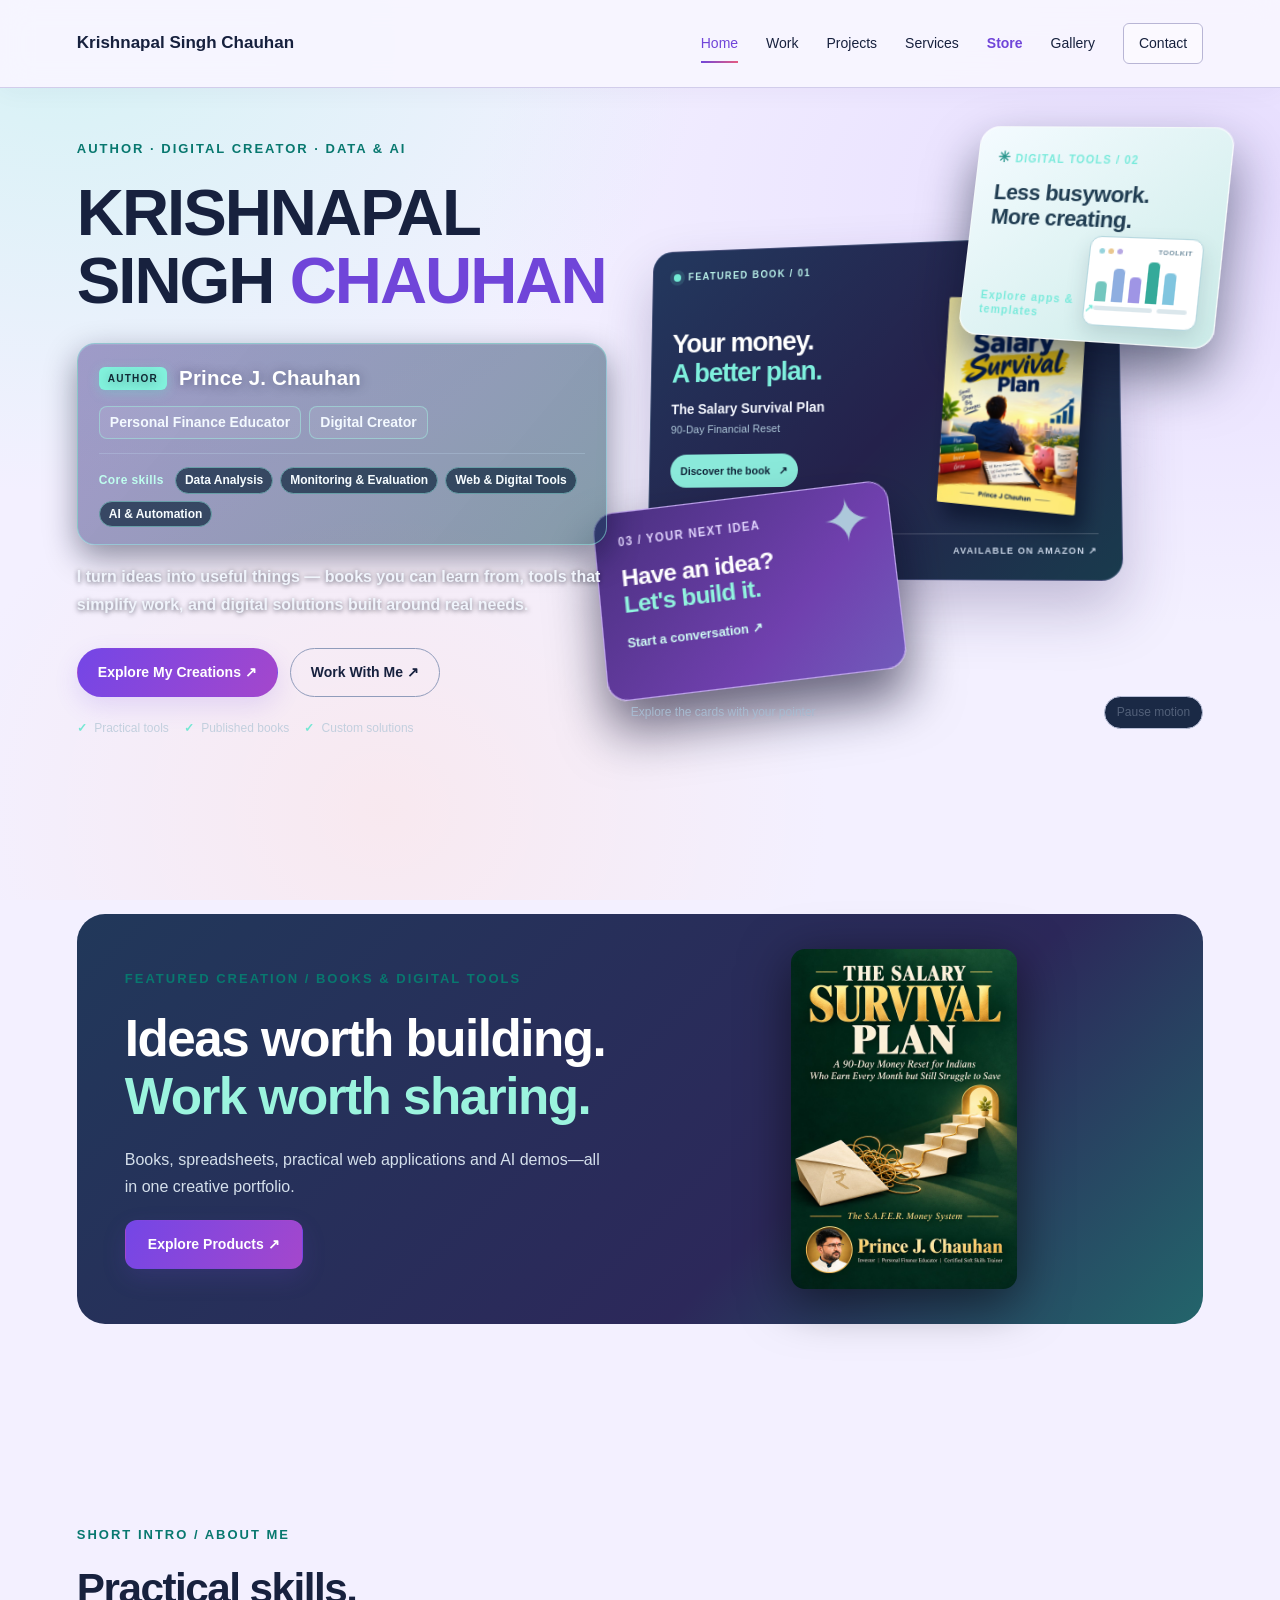
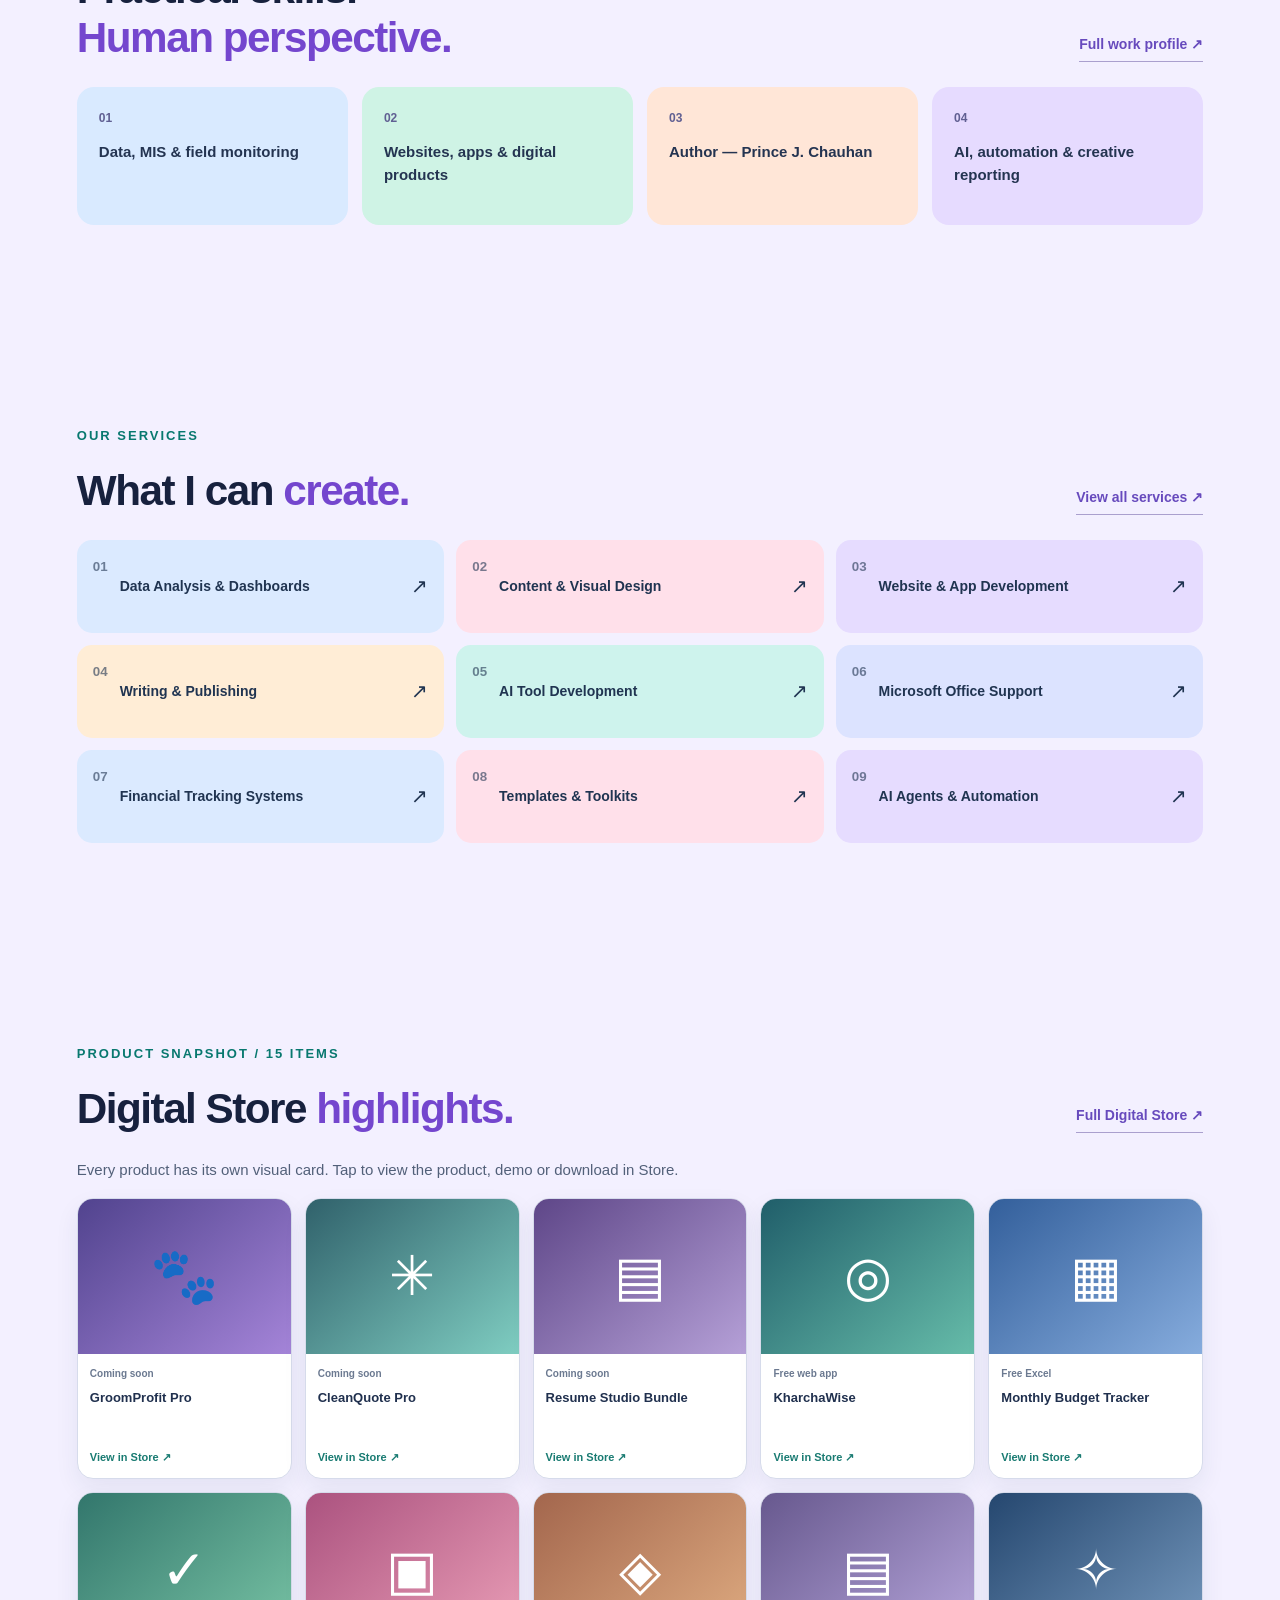
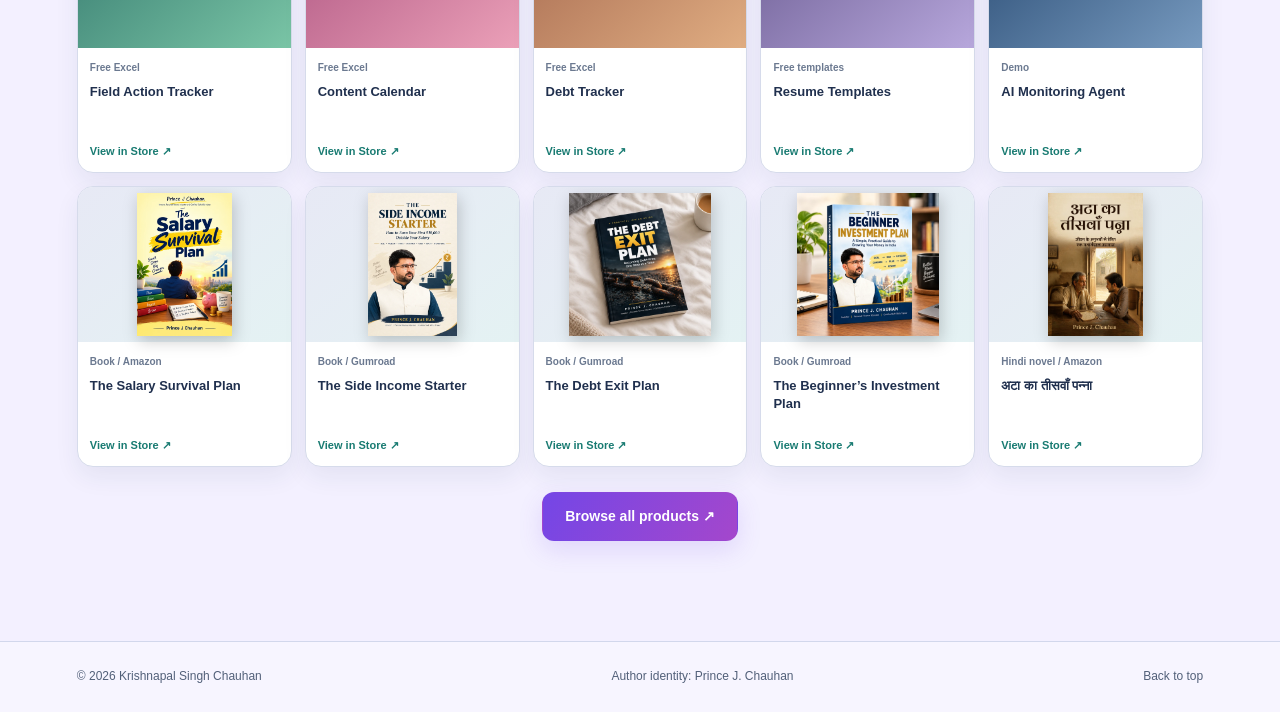
<file: index.html>
<!doctype html>
<html lang="en"><head><meta charset="utf-8"><meta name="viewport" content="width=device-width,initial-scale=1"><title>Krishnapal Chauhan | Impact, Data & Books</title><meta name="description" content="Explore the work, M&E projects and personal finance books of Krishnapal Singh Chauhan, writing as Prince J. Chauhan."><link rel="icon" href="data:image/svg+xml,%3Csvg xmlns='http://www.w3.org/2000/svg' viewBox='0 0 64 64'%3E%3Crect width='64' height='64' rx='14' fill='%23071020'/%3E%3Cpath d='M16 44V32h8v12zm12 0V23h8v21zm12 0V14h8v30z' fill='%235ce6c9'/%3E%3C/svg%3E"><link rel="stylesheet" href="style.css?v=20261013-herotext-v5"></head>
<body><a class="skip" href="#main">Skip to content</a><header><a class="brand full-name-brand" href="#home">Krishnapal Singh Chauhan</a><nav aria-label="Main"><a href="#home">Home</a><a href="#work">Work</a><a href="#projects">Projects</a><a href="services.html">Services</a><a class="store-nav" href="#store">Store</a><a href="#gallery">Gallery</a><a class="nav-contact" href="#contact">Contact</a></nav></header>
<main id="main">
<section id="home" class="hero hero-v4" data-view="home">
  <div class="hero-copy">
    <p class="eyebrow">AUTHOR · DIGITAL CREATOR · DATA & AI</p>
    <h1 class="name-heading">Krishnapal<br>Singh <em>Chauhan</em></h1>
    <div class="hero-identity-highlight" aria-label="Author and professional identity">
      <p class="hero-highlight-main"><span class="hero-highlight-label">AUTHOR</span> <strong>Prince J. Chauhan</strong></p>
      <p class="hero-highlight-roles"><span>Personal Finance Educator</span><span>Digital Creator</span></p>
      <p class="hero-highlight-skills"><strong>Core skills</strong> <span>Data Analysis</span><span>Monitoring &amp; Evaluation</span><span>Web &amp; Digital Tools</span><span>AI &amp; Automation</span></p>
    </div>
    <p class="hero-short-bio hero-bio-readable">I turn ideas into useful things — books you can learn from, tools that simplify work, and digital solutions built around real needs.</p>
    <div class="actions">
      <a class="button primary" href="#store">Explore My Creations ↗</a>
      <a class="button" href="services.html">Work With Me ↗</a>
    </div>
    <div class="hero-v4-promise" aria-label="What you will find">
      <span><i aria-hidden="true">✓</i> Practical tools</span>
      <span><i aria-hidden="true">✓</i> Published books</span>
      <span><i aria-hidden="true">✓</i> Custom solutions</span>
    </div>
  </div>
  <div class="hero-scene hero-scene-v4" aria-label="Three interactive highlights: book, digital tools and project ideas">
    <div class="scene-grid" aria-hidden="true"></div>
    <div class="scene" id="scene">
      <a class="plane plane-main hero-feature-book" href="#store-salary" aria-label="Explore The Salary Survival Plan book in Digital Store">
        <span class="hero-card-eyebrow"><span class="hero-card-dot" aria-hidden="true"></span> FEATURED BOOK / 01</span>
        <div class="hero-feature-book-content">
          <div class="hero-feature-book-copy">
            <h2>Your money.<br><em>A better plan.</em></h2>
            <p>The Salary Survival Plan</p>
            <span class="hero-feature-subtitle">90-Day Financial Reset</span>
            <span class="hero-card-cta">Discover the book <span aria-hidden="true">↗</span></span>
          </div>
          <div class="hero-feature-book-cover">
            <img src="assets/salary.webp" alt="The Salary Survival Plan book cover" width="190" height="274">
          </div>
        </div>
        <div class="hero-feature-footer"><span>BY PRINCE J. CHAUHAN</span><span>AVAILABLE ON AMAZON ↗</span></div>
      </a>
      <a class="plane plane-note hero-tools-3d" href="#store" aria-label="Explore digital tools and apps in Store">
        <span class="hero-tools-top"><span aria-hidden="true">✳</span> DIGITAL TOOLS / 02</span>
        <strong>Less busywork.<br>More creating.</strong>
        <div class="hero-tools-dashboard" aria-hidden="true">
          <span class="tools-mini-top"><i></i><i></i><i></i><b>TOOLKIT</b></span>
          <span class="tools-mini-bars"><i></i><i></i><i></i><i></i><i></i></span>
          <span class="tools-mini-line"><i></i><i></i></span>
        </div>
        <span class="hero-tools-bottom">Explore apps & templates <span aria-hidden="true">↗</span></span>
      </a>
      <a class="plane plane-book hero-idea-3d" href="#contact" aria-label="Have a project idea? Get in touch">
        <span class="hero-idea-icon" aria-hidden="true">✦</span>
        <small>03 / YOUR NEXT IDEA</small>
        <strong>Have an idea?<br><em>Let's build it.</em></strong>
        <span class="hero-idea-footer">Start a conversation <span aria-hidden="true">↗</span></span>
      </a>
    </div>
    <div class="scene-controls">
      <span>Explore the cards with your pointer</span>
      <button id="motion" type="button" aria-pressed="false">Pause motion</button>
    </div>
  </div>
</section>


<section class="section hs-feature" data-view="home"><div class="hs-feature-area"><div><p class="eyebrow">FEATURED CREATION / BOOKS & DIGITAL TOOLS</p><h2>Ideas worth building.<br><em>Work worth sharing.</em></h2><p>Books, spreadsheets, practical web applications and AI demos—all in one creative portfolio.</p><a class="button primary" href="#store">Explore Products ↗</a></div><a class="hs-large-cover" href="#store-salary"><img src="assets/salary-book-cover.jpg" onerror="this.onerror=null;this.src='assets/salary.webp'" alt="Large promotional mockup for The Salary Survival Plan"></a></div></section>
<section class="section hs-about" data-view="home"><div class="hs-section-head"><div><p class="eyebrow">SHORT INTRO / ABOUT ME</p><h2>Practical skills.<br><em>Human perspective.</em></h2></div><a href="#work">Full work profile ↗</a></div><div class="hs-about-grid"><div class="hs-about-point pt-a"><b>01</b><strong>Data, MIS & field monitoring</strong></div><div class="hs-about-point pt-b"><b>02</b><strong>Websites, apps & digital products</strong></div><div class="hs-about-point pt-c"><b>03</b><strong>Author — Prince J. Chauhan</strong></div><div class="hs-about-point pt-d"><b>04</b><strong>AI, automation & creative reporting</strong></div></div></section>
<section class="section hs-services" data-view="home"><div class="hs-section-head"><div><p class="eyebrow">OUR SERVICES</p><h2>What I can <em>create.</em></h2></div><a href="services.html">View all services ↗</a></div><div class="hs-service-grid"><a class="hs-service hs-color-0" href="services.html"><small>01</small><b>Data Analysis & Dashboards</b><span>↗</span></a><a class="hs-service hs-color-1" href="services.html"><small>02</small><b>Content & Visual Design</b><span>↗</span></a><a class="hs-service hs-color-2" href="services.html"><small>03</small><b>Website & App Development</b><span>↗</span></a><a class="hs-service hs-color-3" href="services.html"><small>04</small><b>Writing & Publishing</b><span>↗</span></a><a class="hs-service hs-color-4" href="services.html"><small>05</small><b>AI Tool Development</b><span>↗</span></a><a class="hs-service hs-color-5" href="services.html"><small>06</small><b>Microsoft Office Support</b><span>↗</span></a><a class="hs-service hs-color-0" href="services.html"><small>07</small><b>Financial Tracking Systems</b><span>↗</span></a><a class="hs-service hs-color-1" href="services.html"><small>08</small><b>Templates & Toolkits</b><span>↗</span></a><a class="hs-service hs-color-2" href="services.html"><small>09</small><b>AI Agents & Automation</b><span>↗</span></a></div></section>
<section class="section hs-products" data-view="home"><div class="hs-section-head"><div><p class="eyebrow">PRODUCT SNAPSHOT / 15 ITEMS</p><h2>Digital Store <em>highlights.</em></h2></div><a href="#store">Full Digital Store ↗</a></div><p class="hs-muted">Every product has its own visual card. Tap to view the product, demo or download in Store.</p><div class="hs-products-grid"><a class="hs-prod" href="#store-groom"><div class="hs-prod-image hs-tone-a"><span>🐾</span></div><div class="hs-prod-desc"><small>Coming soon</small><strong>GroomProfit Pro</strong><span>View in Store ↗</span></div></a><a class="hs-prod" href="#store-clean"><div class="hs-prod-image hs-tone-b"><span>✳</span></div><div class="hs-prod-desc"><small>Coming soon</small><strong>CleanQuote Pro</strong><span>View in Store ↗</span></div></a><a class="hs-prod" href="#store-resume-studio"><div class="hs-prod-image hs-tone-c"><span>▤</span></div><div class="hs-prod-desc"><small>Coming soon</small><strong>Resume Studio Bundle</strong><span>View in Store ↗</span></div></a><a class="hs-prod" href="#store-kharchawise"><div class="hs-prod-image hs-tone-d"><span>◎</span></div><div class="hs-prod-desc"><small>Free web app</small><strong>KharchaWise</strong><span>View in Store ↗</span></div></a><a class="hs-prod" href="#store-budget"><div class="hs-prod-image hs-tone-e"><span>▦</span></div><div class="hs-prod-desc"><small>Free Excel</small><strong>Monthly Budget Tracker</strong><span>View in Store ↗</span></div></a><a class="hs-prod" href="#store-field"><div class="hs-prod-image hs-tone-f"><span>✓</span></div><div class="hs-prod-desc"><small>Free Excel</small><strong>Field Action Tracker</strong><span>View in Store ↗</span></div></a><a class="hs-prod" href="#store-content"><div class="hs-prod-image hs-tone-g"><span>▣</span></div><div class="hs-prod-desc"><small>Free Excel</small><strong>Content Calendar</strong><span>View in Store ↗</span></div></a><a class="hs-prod" href="#store-debt"><div class="hs-prod-image hs-tone-h"><span>◈</span></div><div class="hs-prod-desc"><small>Free Excel</small><strong>Debt Tracker</strong><span>View in Store ↗</span></div></a><a class="hs-prod" href="#store-resume-templates"><div class="hs-prod-image hs-tone-i"><span>▤</span></div><div class="hs-prod-desc"><small>Free templates</small><strong>Resume Templates</strong><span>View in Store ↗</span></div></a><a class="hs-prod" href="#store-agent"><div class="hs-prod-image hs-tone-j"><span>✧</span></div><div class="hs-prod-desc"><small>Demo</small><strong>AI Monitoring Agent</strong><span>View in Store ↗</span></div></a><a class="hs-prod" href="#store-salary"><div class="hs-prod-image hs-book"><img src="https://drive.google.com/thumbnail?id=1KpXKbkoHsO9OlmdQcfU4_3CLkaFUDpIm&sz=w1200" alt="The Salary Survival Plan cover or preview" loading="lazy" onerror="this.onerror=null;this.src='assets/salary.webp'"></div><div class="hs-prod-desc"><small>Book / Amazon</small><strong>The Salary Survival Plan</strong><span>View in Store ↗</span></div></a><a class="hs-prod" href="#store-side-income"><div class="hs-prod-image hs-book"><img src="assets/income.webp" alt="The Side Income Starter cover or preview" loading="lazy"></div><div class="hs-prod-desc"><small>Book / Gumroad</small><strong>The Side Income Starter</strong><span>View in Store ↗</span></div></a><a class="hs-prod" href="#store-debt-book"><div class="hs-prod-image hs-book"><img src="assets/debt.webp" alt="The Debt Exit Plan cover or preview" loading="lazy"></div><div class="hs-prod-desc"><small>Book / Gumroad</small><strong>The Debt Exit Plan</strong><span>View in Store ↗</span></div></a><a class="hs-prod" href="#store-investment"><div class="hs-prod-image hs-book"><img src="assets/invest.webp" alt="The Beginner’s Investment Plan cover or preview" loading="lazy"></div><div class="hs-prod-desc"><small>Book / Gumroad</small><strong>The Beginner’s Investment Plan</strong><span>View in Store ↗</span></div></a><a class="hs-prod" href="#store-ata"><div class="hs-prod-image hs-book"><img src="assets/ata-book-cover.jpg" alt="अटा का तीसवाँ पन्ना cover or preview" loading="lazy" onerror="this.onerror=null;this.src='assets/ata-cover-preview.svg'"></div><div class="hs-prod-desc"><small>Hindi novel / Amazon</small><strong>अटा का तीसवाँ पन्ना</strong><span>View in Store ↗</span></div></a></div><div class="hs-all"><a class="button primary" href="#store">Browse all products ↗</a></div></section><section id="work" class="section work-studio" data-view="work" hidden><div class="bio-card"><div><p class="eyebrow">WORK / EXPERIENCE & EXPERTISE</p><h2>15 years.<br><em>Many skills. One purpose.</em></h2><p class="bio-tagline">Turning data, field experience and ideas into practical tools.</p><p class="bio-text">I am Krishnapal Singh Chauhan, with 15 years of total professional experience across data and MIS, field operations, education programs, project coordination and digital work. I bring analytical thinking, practical reporting and a focus on clear, usable outputs. I also write personal-finance guides as Prince J. Chauhan.</p></div><div class="experience-badges"><div><b>15</b><span>years total experience</span></div><div><b>5</b><span>years in web, app & tool development</span></div><div><b>4</b><span>personal-finance books</span></div></div></div><div class="experience-tabs" role="tablist" aria-label="Experience areas"><button id="tab-data" role="tab" aria-selected="true" aria-controls="panel-data" data-work-tab="data">Data Analysis</button><button id="tab-management" role="tab" aria-selected="false" tabindex="-1" aria-controls="panel-management" data-work-tab="management">Project Management & Consulting</button><button id="tab-development" role="tab" aria-selected="false" tabindex="-1" aria-controls="panel-development" data-work-tab="development">Web, Apps & Tools</button><button id="tab-finance" role="tab" aria-selected="false" tabindex="-1" aria-controls="panel-finance" data-work-tab="finance">Finance & Author</button></div>
<div id="panel-data" class="experience-panel" role="tabpanel" aria-labelledby="tab-data" tabindex="0"><div class="panel-heading"><span class="eyebrow">DATA / MIS / QUALITY</span><h3>From records to decisions.</h3><p>Data and MIS work across a 15-year professional journey, with education-program monitoring and analysis since 2018.</p></div><div class="experience-columns"><div><h4>Skills & practice</h4><div class="tags"><span>Excel formulas & PivotTables</span><span>KPI dashboards</span><span>Data cleaning</span><span>Verification & quality assurance</span><span>Root-cause analysis</span><span>SurveyCTO</span><span>GIS & location checks</span><span>Management reporting</span></div><p>Review enrolment, retention, attendance and field coverage; identify record mismatches and turn comparisons into follow-up priorities.</p></div><div><h4>Work with organizations</h4><div class="organization"><b>Educate Girls</b><span>2022–present · M&E, verification, district reporting and field-team support</span></div><div class="organization"><b>Pratham Education Foundation</b><span>2018–2022 · School monitoring, program reviews and field reporting</span></div><div class="organization"><b>SS Infrastructure Private Limited</b><span>2012–2013 · Data entry and document verification</span></div><a class="button" href="#projects">Explore analytics projects</a></div></div></div>
<div id="panel-management" class="experience-panel" role="tabpanel" aria-labelledby="tab-management" tabindex="0" hidden><div class="panel-heading"><span class="eyebrow">PLANNING / IMPLEMENTATION / ADVISORY SUPPORT</span><h3>Keep teams and priorities connected.</h3><p>Education-program coordination since 2018, with earlier field and site operations experience.</p></div><div class="experience-columns"><div><h4>Project management</h4><ul><li>Field plans, schedules, reviews and follow-up tracking</li><li>Team mentoring, training and stakeholder coordination</li><li>Monitoring frameworks and implementation-quality checks</li><li>Risk identification and practical corrective actions</li></ul><h4>Consulting & problem-solving approach</h4><p>Understand the problem, review evidence, identify possible root causes and recommend a clear action plan. Support reporting formats, workflow design and training needs.</p></div><div><h4>Experience context</h4><div class="organization"><b>Educate Girls</b><span>District Impact Specialist / District Impact Associate · Field support, quality reviews and management insights</span></div><div class="organization"><b>Pratham Education Foundation</b><span>Block Coordinator · School monitoring, community mobilization and team support</span></div><div class="organization"><b>Murugappa Group</b><span>Site Engineer · Planning, measurement, billing and site coordination</span></div></div></div></div>
<div id="panel-development" class="experience-panel" role="tabpanel" aria-labelledby="tab-development" tabindex="0" hidden><div class="panel-heading"><span class="eyebrow">5 YEARS / WEB, APPS & TOOLS</span><h3>Build for everyday use.</h3><p>Five years of development experience focused on websites, practical digital tools and workflow solutions.</p></div><div class="experience-columns"><div><h4>What I build</h4><ul><li>Responsive portfolio and service websites</li><li>Interactive dashboards and reporting tools</li><li>Forms, trackers, calculators and reusable templates</li><li>App interfaces and workflow prototypes</li><li>AI-assisted content and reporting workflows</li></ul></div><div><h4>Examples</h4><div class="organization"><b>This 3D portfolio</b><span>Separate views, interactive book display and service catalog</span></div><div class="organization"><b>Field data workflow</b><span>Google Forms, Sheets and Apps Script for structured collection and reporting</span></div><div class="organization"><b>Financial tools</b><span>Budget worksheets, debt trackers and web calculators</span></div><a class="button" href="services.html">Explore tools & services</a></div></div></div>
<div id="panel-finance" class="experience-panel" role="tabpanel" aria-labelledby="tab-finance" tabindex="0" hidden><div class="panel-heading"><span class="eyebrow">INVESTOR / EDUCATOR / AUTHOR</span><h3>Make money concepts easier to use.</h3><p>Writing as Prince J. Chauhan — Investor, Personal Finance Educator and Certified Soft Skills Trainer.</p></div><div class="experience-columns"><div><h4>Financial experience</h4><p>Field Executive at SHB Financial Services (2015–2016), working on document and third-party verification. My educational work covers budgeting, side-income planning, debt organization and investment basics.</p><h4>Author bio</h4><p>I write simple, practical guides for Indian readers who want to understand everyday money decisions. My books use relatable examples, steps and worksheets to help readers build their own plans.</p></div><div><h4>The four-book collection</h4><ol class="author-book-list"><li>The Salary Survival Plan</li><li>The Side Income Starter</li><li>The Debt Exit Plan</li><li>The Beginner Investment Plan</li></ol><button class="button primary" data-service-scroll="books">Explore book store</button></div></div></div></section><section id="projects" class="section" data-view="projects" hidden><div class="section-head"><div><p class="eyebrow">PROJECTS / ANALYTICS & FIELD SYSTEMS</p><h2>Evidence you can explore.</h2></div><p>Explore projects by platform, with field reporting and analytics case studies below.</p></div><div class="platform-projects"><article><span class="platform-label">POWER BI</span><h3>Enrolment &amp; Data Quality Dashboard</h3><p>Single-page KPIs, fuzzy matching, BO/CV workflow, quality checks and follow-up priorities. Synthetic public demo and downloadable PBIP.</p><a class="text-link" href="projects/powerbi/index.html">Explore Power BI project →</a></article><article><span class="platform-label">KOBOTOOLBOX</span><h3>Bal Sabha &amp; LSE Monitoring</h3><p>Two Hindi forms with village-code school lookup, conditional questions and validation rules.</p><a class="text-link" href="projects/kobo/index.html">Explore Kobo project &amp; demo →</a></article><article><span class="platform-label">SQL / 4 DATABASE VERSIONS</span><h3>Enrolment Data Quality &amp; Fuzzy Verification</h3><p>18 queries, joins, CTEs, rankings and checks in SQLite, MySQL, PostgreSQL and SQL Server. Public synthetic case study with saved SQLite results.</p><a class="text-link" href="projects/sql/index.html">Explore SQL project →</a></article><article><span class="platform-label">GOOGLE STUDIO / LOOKER STUDIO</span><h3>Interactive Reporting Dashboard</h3><p>Explore my reporting dashboard in Google Looker Studio.</p><a class="text-link" href="https://datastudio.google.com/reporting/efbc0fe9-b3af-4f52-93eb-f00e505e4cb0" target="_blank" rel="noopener noreferrer">Open dashboard</a></article></div><div class="project-subhead"><h3>Case studies & project plans</h3><p>Available demos and proposed projects, with their current status.</p></div><div class="projects"><article class="project featured tilt"><div class="project-top"><span>KOBO / FIELD DATA COLLECTION</span><span class="badge">Interactive demo</span></div><h3>Bal Sabha &amp; LSE<br>Monitoring System</h3><p>Two Hindi questionnaires with village-code school lookup, conditional follow-ups and response validation. Try the Spot Check and Cross-check forms with synthetic school records.</p><div class="demo-grid"><div><b>2</b><span>forms</span></div><div><b>70</b><span>questions</span></div><div><b>3</b><span>demo schools</span></div></div><p class="small">Public synthetic demo. Operational forms deployed, as confirmed by the owner.</p><div class="tags"><span>KoboToolbox</span><span>XLSForm</span><span>Skip logic</span><span>Data quality</span></div><a class="text-button" href="projects/kobo/index.html">Open project &amp; interactive demo →</a></article><article class="project featured tilt"><div class="project-top"><span>01 / ANALYTICS</span><span class="badge">Available demo</span></div><h3>M&E Performance &<br>Data Quality Dashboard</h3><p>Turn monitoring, verification, enrolment and retention data into district comparisons and management priorities.</p><div class="demo-grid"><div><b>2</b><span>districts</span></div><div><b>8</b><span>blocks</span></div><div><b>6</b><span>months</span></div><div><b>48</b><span>observations</span></div></div><p class="small">Synthetic dataset for portfolio demonstration.</p><div class="tags"><span>Excel</span><span>KPI framework</span><span>Risk flags</span></div><button class="text-button" data-project="dashboard">Explore case study</button></article><article class="project tilt"><div class="project-top"><span>02 / VERIFICATION</span><span class="badge muted">Planned case study</span></div><h3>Enrolment &<br>Retention Analysis</h3><p>Connect school records, field verification and attendance patterns to identify data mismatches and follow-up priorities.</p><div class="tags"><span>Verification</span><span>Data cleaning</span><span>Retention</span></div><button class="text-button" data-project="enrolment">View project approach</button></article><article class="project tilt"><div class="project-top"><span>03 / FIELD QUALITY</span><span class="badge muted">Planned case study</span></div><h3>Social Mapping<br>Quality Review</h3><p>Evaluate stakeholder participation, documentation and follow-up gaps across villages, blocks and districts.</p><div class="tags"><span>Quality review</span><span>Root causes</span><span>Action planning</span></div><button class="text-button" data-project="mapping">View project approach</button></article><article class="project tilt"><div class="project-top"><span>04 / AI &amp; AUTOMATION</span><span class="badge">Working sample demo</span></div><h3>AI Monitoring<br>Summary Agent</h3><p>Validate CSV data, calculate source-specific metrics and rank follow-up priorities. Includes Hindi/English reports, file-change automation and optional Gemini narrative in the local project.</p><div class="tags"><span>Python</span><span>REST API</span><span>Data quality</span><span>Optional Gemini</span></div><a class="text-link" href="projects/ai/index.html">Try demo &amp; download agent →</a></article><article class="project tilt"><div class="project-top"><span>05 / BUSINESS INTELLIGENCE</span><span class="badge">Public sample demo</span></div><h3>Power BI<br>Enrolment &amp; Data Quality</h3><p>A single-page dashboard covering enrolment, fuzzy scores, verification workflow, quality and action priorities. Includes a downloadable synthetic Power BI project.</p><div class="tags"><span>Power BI</span><span>Power Query</span><span>39 DAX measures</span></div><a class="text-link" href="projects/powerbi/index.html">Open dashboard &amp; download project →</a></article><article class="project tilt"><div class="project-top"><span>06 / CONNECTED REPORTING</span><span class="badge">Dashboard link added</span></div><h3>Looker Studio<br>Reporting Dashboard</h3><p>Open my existing reporting dashboard in Google Looker Studio.</p><div class="tags"><span>Looker Studio</span><span>Google Sheets</span><span>Interactive reports</span></div><a class="text-link" href="https://datastudio.google.com/reporting/efbc0fe9-b3af-4f52-93eb-f00e505e4cb0" target="_blank" rel="noopener noreferrer">Open dashboard</a></article></div></section>
<section id="dashboard" class="section dashboard" data-view="projects" hidden><div class="section-head"><div><p class="eyebrow">LIVE DEMO / INTERACTIVE ANALYTICS</p><h2>Explore the numbers.</h2></div><p>Synthetic sample data. Filter by district and month to explore how a project dashboard can work.</p></div><div class="dash-toolbar"><label>District<select id="district"><option value="all">All districts</option><option>District A</option><option>District B</option></select></label><label>Month<select id="month"><option value="all">All months</option><option value="0">April</option><option value="1">May</option><option value="2">June</option><option value="3">July</option><option value="4">August</option><option value="5">September</option></select></label><button class="button" id="resetFilters">Reset filters</button><span class="badge">Demo data · 48 observations</span></div><div class="kpis" id="kpis" aria-live="polite"></div><div class="dash-content"><div class="chart-panel"><h3>Enrolment achievement by block</h3><p class="small">Achievement ÷ target · aggregated for the selected period</p><div id="blockChart" role="img" aria-label="Block enrolment achievement chart"></div></div><div class="chart-panel"><h3>What needs attention?</h3><p class="small">Sample operational thresholds, for demonstration.</p><div id="riskNotes" aria-live="polite"></div><p class="small">This is a website dashboard. Power BI and Looker Studio reports will be connected separately.</p></div></div><details class="data-details"><summary>View filtered data</summary><div class="table-scroll"><table><thead><tr><th>District</th><th>Block</th><th>Month</th><th>Target</th><th>Enrolled</th><th>Verified</th><th>Total records</th><th>Valid records</th></tr></thead><tbody id="dataRows"></tbody></table></div></details></section>

<section id="services" class="section services-only-intro" data-view="services" hidden><p class="eyebrow">PROFESSIONAL SERVICES</p><h2>Solutions built<br><em>around your needs.</em></h2><p>Services are work we can create for you. Ready-made products, books, templates and demonstrations live in the separate Digital Store.</p><div class="hs-actions"><a href="services.html#services-offerings" class="button primary">Explore Services ↓</a><a href="#store" class="button">Visit Store ↗</a></div></section>
<section id="services-offerings" class="section hs-services-list" data-view="services" hidden><div class="section-head"><div><p class="eyebrow">CUSTOM SERVICES / NINE AREAS</p><h2>How I can <em>help.</em></h2></div><p>Each card describes a service and links to a relevant example in Store.</p></div><div class="services-grid"><article class="service-card hs-service-card"><span class="service-index">01 / SERVICE</span><h3>Data Analysis & Dashboards</h3><p>Clean data, create KPI dashboards and support practical decisions.</p><div class="hs-service-actions"><a href="#store-field">View demo in Store ↗</a><a href="#contact">Enquire</a></div></article><article class="service-card hs-service-card"><span class="service-index">02 / SERVICE</span><h3>Content & Visual Design</h3><p>Social graphics, presentations, book mockups and creative content.</p><div class="hs-service-actions"><a href="#store-content">View demo in Store ↗</a><a href="#contact">Enquire</a></div></article><article class="service-card hs-service-card"><span class="service-index">03 / SERVICE</span><h3>Website & App Development</h3><p>Portfolio websites, landing pages and practical web apps.</p><div class="hs-service-actions"><a href="#store-kharchawise">View demo in Store ↗</a><a href="#contact">Enquire</a></div></article><article class="service-card hs-service-card"><span class="service-index">04 / SERVICE</span><h3>Writing & Publishing</h3><p>Hindi/English books, blogs, training materials and editing.</p><div class="hs-service-actions"><a href="#store-salary">View demo in Store ↗</a><a href="#contact">Enquire</a></div></article><article class="service-card hs-service-card"><span class="service-index">05 / SERVICE</span><h3>AI Tool Development</h3><p>Task-specific AI helpers, interfaces and prototypes.</p><div class="hs-service-actions"><a href="#store-agent">View demo in Store ↗</a><a href="#contact">Enquire</a></div></article><article class="service-card hs-service-card"><span class="service-index">06 / SERVICE</span><h3>Microsoft Office Support</h3><p>Excel systems, reports, Word and PowerPoint deliverables.</p><div class="hs-service-actions"><a href="#store-budget">View demo in Store ↗</a><a href="#contact">Enquire</a></div></article><article class="service-card hs-service-card"><span class="service-index">07 / SERVICE</span><h3>Financial Tracking Systems</h3><p>Personal and business budget, expense and debt solutions.</p><div class="hs-service-actions"><a href="#store-debt">View demo in Store ↗</a><a href="#contact">Enquire</a></div></article><article class="service-card hs-service-card"><span class="service-index">08 / SERVICE</span><h3>Templates & Toolkits</h3><p>Custom planning, reporting and career resource templates.</p><div class="hs-service-actions"><a href="#store-resume-templates">View demo in Store ↗</a><a href="#contact">Enquire</a></div></article><article class="service-card hs-service-card"><span class="service-index">09 / SERVICE</span><h3>AI Agents & Automation</h3><p>Agent demos, monitoring workflows and assisted reporting.</p><div class="hs-service-actions"><a href="#store-agent">View demo in Store ↗</a><a href="#contact">Enquire</a></div></article></div><div class="service-process"><div><span>01 / SHARE</span><h3>Your requirement</h3><p>Tell us your goal and expected output.</p></div><div><span>02 / BUILD</span><h3>A first version</h3><p>Review a useful draft or working prototype.</p></div><div><span>03 / REFINE</span><h3>Ready for use</h3><p>Finalise the output after feedback.</p></div></div><div class="service-contact"><h3>Have something in mind?</h3><p>Discuss your requirements or browse practical examples first.</p><a class="button primary" href="#contact">Discuss a project ↗</a></div></section><section id="store" class="section digital-store" data-view="store" hidden aria-labelledby="store-heading">
  <div class="store-hero">
    <div class="store-hero-text">
      <p class="eyebrow">DIGITAL STORE / PRACTICAL TOOLS</p>
      <h1 id="store-heading">Less busywork.<br><em>More progress.</em></h1>
      <p>Find all ready-made products here: downloadable templates, live demos, business tools and books. Custom Services are separate.</p>
      <div class="store-hero-actions"><a href="#store-products" class="button primary">Explore products ↓</a><a href="#contact" class="button store-secondary">Contact for enquiries ↗</a></div>
      <p class="store-fineprint">Book purchases open Amazon or Gumroad in a new tab. This website does not collect payments. Upcoming business tools are not yet for sale.</p>
    </div>
    <div class="store-hero-visual" aria-hidden="true">
      <div class="store-floating-note store-note-top"><span class="store-note-icon">↗</span><div><b>Practical tools</b><small>Made for everyday work</small></div></div>
      <div class="store-visual-board"><span class="store-visual-label">PRODUCT STUDIO</span><div class="store-board-row"><span>01</span><div><strong>Calculate</strong><small>Know your numbers</small></div><span class="store-status-dot"></span></div><div class="store-board-row"><span>02</span><div><strong>Organise</strong><small>Stay on top of work</small></div><span class="store-status-dot"></span></div><div class="store-board-row"><span>03</span><div><strong>Grow</strong><small>Make clearer decisions</small></div><span class="store-status-dot"></span></div></div>
      <div class="store-floating-note store-note-bottom"><span class="store-note-icon">✦</span><div><b>One-time tools</b><small>No forced subscriptions</small></div></div>
    </div>
  </div>
  <div class="store-heading-row" id="store-products"><div><p class="eyebrow">THE COLLECTION</p><h2>Tools worth keeping.</h2><p class="store-heading-caption">Browse free downloads, available books and upcoming releases.</p></div><div class="store-count"><strong id="store-result-count">15</strong><span>products shown</span></div></div>
  <div class="store-filters" role="group" aria-label="Filter digital products"><button type="button" class="store-filter is-active" data-store-filter="all" aria-pressed="true">All products</button><button type="button" class="store-filter" data-store-filter="free" aria-pressed="false">Free & available</button><button type="button" class="store-filter" data-store-filter="coming" aria-pressed="false">Coming soon</button><button type="button" class="store-filter" data-store-filter="books" aria-pressed="false">Books</button></div>
  <div class="store-grid" id="store-grid">
    <article id="store-groom" class="store-card store-featured" data-store-type="coming">
      <div class="store-card-visual visual-groom"><span class="store-visual-eyebrow">GROOMING / BUSINESS TOOL</span><div class="store-ui-panel"><div class="store-ui-mini"><span></span><span></span><span></span></div><div class="store-ui-chart"><i></i><i></i><i></i><i></i><i></i></div><div class="store-ui-line"></div><div class="store-ui-line short"></div></div><span class="store-product-symbol">🐾</span></div>
      <div class="store-card-body"><div class="store-meta"><span class="store-type">OFFLINE BUSINESS APP</span><span class="store-pill pill-coming">Coming soon</span></div><h3>GroomProfit Pro</h3><p>Pricing, quotes, job records, profit tracking and rebooking follow-ups in one practical toolkit for pet grooming businesses.</p><ul class="store-features"><li>Pricing & profit calculator</li><li>Quote and customer records</li><li>Rebooking and business dashboard</li></ul><div class="store-card-footer"><span>Launch price to be announced</span><details class="store-disclosure"><summary>What's included <span aria-hidden="true">↗</span></summary><p>Offline HTML application, backup/export tools and a user guide. Final compatibility checks and customer testing are pending.</p></details></div></div>
    </article>
    <article id="store-clean" class="store-card store-featured" data-store-type="coming">
      <div class="store-card-visual visual-clean"><span class="store-visual-eyebrow">CLEANING / PRICING TOOL</span><div class="store-sheet-mock"><div><b>JOB ESTIMATE</b><span>PROFIT VIEW</span></div><div class="store-sheet-row"><span>Labour hours</span><b>●●●●</b></div><div class="store-sheet-row"><span>Supplies & costs</span><b>●●●</b></div><div class="store-sheet-row"><span>Target margin</span><b>●●●●●</b></div><div class="store-sheet-total">PROJECT PROFIT <strong>↗</strong></div></div><span class="store-product-symbol">✳</span></div>
      <div class="store-card-body"><div class="store-meta"><span class="store-type">EXCEL BUSINESS TOOLKIT</span><span class="store-pill pill-coming">Coming soon</span></div><h3>CleanQuote Pro</h3><p>Quote smarter for home and office cleaning jobs with labour costing, material tracking and a clearer view of profit.</p><ul class="store-features"><li>Job pricing and margin calculator</li><li>Quote and job registers</li><li>Revenue and profit dashboard</li></ul><div class="store-card-footer"><span>Launch price to be announced</span><details class="store-disclosure"><summary>What's included <span aria-hidden="true">↗</span></summary><p>Excel workbook, example data and quick-start guide. Final spreadsheet compatibility and formula QA are pending.</p></details></div></div>
    </article>
    <article id="store-resume-studio" class="store-card" data-store-type="coming"><div class="store-compact-visual visual-resume"><span class="store-compact-icon">▤</span><span>CAREER TOOLS</span></div><div class="store-card-body"><div class="store-meta"><span class="store-type">CAREER BUNDLE</span><span class="store-pill pill-coming">Coming soon</span></div><h3>Resume Studio Bundle</h3><p>Editable resumes, cover letters and job-search resources for role-specific applications.</p><p class="store-card-note">The complete paid bundle is being prepared for public release.</p></div></article>
    <article id="store-kharchawise" class="store-card" data-store-type="free"><div class="store-compact-visual visual-budget"><span class="store-compact-icon">◎</span><span>PERSONAL FINANCE</span></div><div class="store-card-body"><div class="store-meta"><span class="store-type">LIVE WEB APP</span><span class="store-pill pill-free">Free beta</span></div><h3>KharchaWise</h3><p>Track everyday expenses and explore a simpler view of your personal spending.</p><a class="store-link" href="https://kharchawise-free-beta.vercel.app/" target="_blank" rel="noopener noreferrer">Open free beta <span aria-hidden="true">↗</span></a></div></article>
    <article id="store-budget" class="store-card" data-store-type="free"><div class="store-compact-visual visual-csv"><span class="store-compact-icon">▦</span><span>SPREADSHEET DOWNLOAD</span></div><div class="store-card-body"><div class="store-meta"><span class="store-type">EXCEL WORKBOOK</span><span class="store-pill pill-free">Free download</span></div><h3>Monthly Budget Tracker</h3><p>Start with an easy-to-edit budget spreadsheet for income, expenses and planned savings.</p><a class="store-link" href="https://docs.google.com/spreadsheets/d/1Yo99MKLa7SrEnmByf55AY38YMwZixokw/edit?usp=drivesdk&ouid=107347710284424507039&rtpof=true&sd=true" target="_blank" rel="noopener noreferrer">Open Excel tracker <span aria-hidden="true">↗</span></a></div></article>
    <article id="store-field" class="store-card" data-store-type="free"><div class="store-compact-visual visual-action"><span class="store-compact-icon">✓</span><span>PROJECT OPERATIONS</span></div><div class="store-card-body"><div class="store-meta"><span class="store-type">EXCEL WORKBOOK</span><span class="store-pill pill-free">Free download</span></div><h3>Field Action Tracker</h3><p>Record issues, follow-up owners, due dates and actions in a simple reusable tracker.</p><a class="store-link" href="https://docs.google.com/spreadsheets/d/1um6JzTHEQHktTw0K_5eIpYp0Pb8S-Snz/edit?usp=drivesdk&ouid=107347710284424507039&rtpof=true&sd=true" target="_blank" rel="noopener noreferrer">Open Excel tracker <span aria-hidden="true">↗</span></a></div></article>
    <article id="store-salary" class="store-card store-book-product" data-store-type="books"><div class="store-book-cover-wrap"><img class="store-salary-mockup" src="https://drive.google.com/thumbnail?id=1KpXKbkoHsO9OlmdQcfU4_3CLkaFUDpIm&sz=w1200" loading="lazy" onerror="this.onerror=null;this.src='assets/salary.webp'" alt="The Salary Survival Plan promotional book mockup"></div><div class="store-card-body"><div class="store-meta"><span class="store-type">PERSONAL FINANCE</span><span class="store-pill pill-book">Amazon India</span></div><h3>The Salary Survival Plan</h3><p>A practical 90-day reset for salary planning, expenses and savings.</p><div class="store-book-actions"><a class="store-link" href="https://www.amazon.in/dp/B0HC4DY19H" target="_blank" rel="noopener noreferrer">View / Buy on Amazon India<span aria-hidden="true">↗</span></a><a class="store-book-alternate" href="https://www.amazon.com/dp/B0HM6HF2FX" target="_blank" rel="noopener noreferrer">Amazon.com ↗</a></div></div></article>
<article id="store-side-income" class="store-card store-book-product" data-store-type="books"><div class="store-book-cover-wrap"><img src="assets/income.webp" loading="lazy" alt="The Side Income Starter — book cover"></div><div class="store-card-body"><div class="store-meta"><span class="store-type">SIDE INCOME</span><span class="store-pill pill-book">Gumroad</span></div><h3>The Side Income Starter</h3><p>A step-by-step guide to building your first ₹10,000 in income outside your salary.</p><div class="store-book-actions"><a class="store-link" href="https://krishxplore.gumroad.com/l/oljamj" target="_blank" rel="noopener noreferrer">View / Buy on Gumroad<span aria-hidden="true">↗</span></a><a class="store-book-alternate" href="https://play.google.com/store/books/details?id=rlkWEgAAQBAJ" target="_blank" rel="noopener noreferrer">Buy on Google Play Books ↗</a></div></div></article>
<article id="store-debt-book" class="store-card store-book-product" data-store-type="books"><div class="store-book-cover-wrap"><img src="assets/debt.webp" loading="lazy" alt="The Debt Exit Plan — book cover"></div><div class="store-card-body"><div class="store-meta"><span class="store-type">DEBT PLANNING</span><span class="store-pill pill-book">Gumroad</span></div><h3>The Debt Exit Plan</h3><p>Practical tools to understand outstanding debt and plan repayments.</p><div class="store-book-actions"><a class="store-link" href="https://krishxplore.gumroad.com/l/tscbha" target="_blank" rel="noopener noreferrer">View / Buy on Gumroad<span aria-hidden="true">↗</span></a></div></div></article>
<article id="store-investment" class="store-card store-book-product" data-store-type="books"><div class="store-book-cover-wrap"><img src="assets/invest.webp" loading="lazy" alt="The Beginner’s Investment Plan — book cover"></div><div class="store-card-body"><div class="store-meta"><span class="store-type">BEGINNER INVESTING</span><span class="store-pill pill-book">Gumroad</span></div><h3>The Beginner’s Investment Plan</h3><p>Understand investing goals, risk and sensible first steps.</p><div class="store-book-actions"><a class="store-link" href="https://krishxplore.gumroad.com/l/investmentplan" target="_blank" rel="noopener noreferrer">View / Buy on Gumroad<span aria-hidden="true">↗</span></a><a class="store-book-alternate" href="https://play.google.com/store/books/details?id=p1oWEgAAQBAJ" target="_blank" rel="noopener noreferrer">Buy on Google Play Books ↗</a></div></div></article>
<article id="store-ata" class="store-card store-book-product" data-store-type="books"><div class="store-book-cover-wrap"><img src="https://drive.google.com/thumbnail?id=1yqMSxW2IDqdPIzy8GeifeQOqb2DGpigK&sz=w1200" onerror="this.onerror=null;this.src='assets/ata-cover-preview.svg'" loading="lazy" alt="अटा का तीसवाँ पन्ना — official front cover"></div><div class="store-card-body"><div class="store-meta"><span class="store-type">HINDI FICTION</span><span class="store-pill pill-book">Amazon India</span></div><h3>अटा का तीसवाँ पन्ना</h3><p>एक पुराने पन्ने, पिता-पुत्र के रिश्ते और अनकही बातों की भावनात्मक कहानी।</p><div class="store-book-actions"><a class="store-link" href="https://www.amazon.in/dp/B0HMS7GZV7" target="_blank" rel="noopener noreferrer">View / Buy on Amazon India<span aria-hidden="true">↗</span></a></div></div></article><article id="store-content" class="store-card" data-store-type="free"><div class="store-compact-visual visual-content"><span class="store-compact-icon">▣</span><span>FREE RESOURCE</span></div><div class="store-card-body"><div class="store-meta"><span class="store-type">DIGITAL TOOL</span><span class="store-pill pill-free">Free</span></div><h3>Content Calendar</h3><p>Plan social posts, captions and publishing dates in one Excel workbook.</p><a class="store-link" href="https://docs.google.com/spreadsheets/d/10TXKhIV6gFkC3ETXpfQtLEScQPruxpk-/edit" target="_blank" rel="noopener noreferrer">Open resource <span aria-hidden="true">↗</span></a></div></article><article id="store-debt" class="store-card" data-store-type="free"><div class="store-compact-visual visual-debt"><span class="store-compact-icon">◈</span><span>FREE RESOURCE</span></div><div class="store-card-body"><div class="store-meta"><span class="store-type">DIGITAL TOOL</span><span class="store-pill pill-free">Free</span></div><h3>Debt Tracker</h3><p>Track debt balances, instalments and payments using an Excel workbook.</p><a class="store-link" href="https://docs.google.com/spreadsheets/d/15Kb_-VPSUqY9RN1bwco1crmUNV9YiGbW/edit" target="_blank" rel="noopener noreferrer">Open resource <span aria-hidden="true">↗</span></a></div></article><article id="store-resume-templates" class="store-card" data-store-type="free"><div class="store-compact-visual visual-resumes"><span class="store-compact-icon">▤</span><span>FREE RESOURCE</span></div><div class="store-card-body"><div class="store-meta"><span class="store-type">DIGITAL TOOL</span><span class="store-pill pill-free">Free</span></div><h3>Resume Templates</h3><p>Browse the existing collection of free editable resumes.</p><a class="store-link" href="https://drive.google.com/drive/folders/1juY0PHr3C21XXLLFRO9q4b7BA20_bIbP?usp=drive_link" target="_blank" rel="noopener noreferrer">Open resource <span aria-hidden="true">↗</span></a></div></article><article id="store-agent" class="store-card" data-store-type="free"><div class="store-compact-visual visual-agent"><span class="store-compact-icon">✧</span><span>FREE RESOURCE</span></div><div class="store-card-body"><div class="store-meta"><span class="store-type">INTERACTIVE DEMO</span><span class="store-pill pill-free">Free</span></div><h3>AI Monitoring Summary Agent</h3><p>Try an interactive monitoring-summary example built with sample data.</p><a class="store-link" href="projects/ai/index.html" target="_blank" rel="noopener noreferrer">Open demo <span aria-hidden="true">↗</span></a></div></article>
  </div>
  <div class="store-bottom-note"><div><span class="eyebrow">NEW RELEASES</span><h3>More tools are on the way.</h3><p>Paid products will receive their own purchase and delivery links after final testing. Until then, explore the free resources or get in touch for details.</p></div><a class="button primary" href="#contact">Get in touch ↗</a></div>
</section>
<section id="books" class="section books" data-view="store" hidden><div class="section-head"><div><p class="eyebrow">BOOK STORE / PRINCE J. CHAUHAN</p><h2>Read. Plan.<br>Put ideas into practice.</h2></div><p>Explore five books: four money guides and the Hindi novel “अटा का तीसवाँ पन्ना”.</p></div><div class="book-experience"><div class="book-stage" id="bookStage" tabindex="0" role="region" aria-label="3D book display. Use left and right arrow keys to change books."><img id="activeCover" src="https://drive.google.com/thumbnail?id=1KpXKbkoHsO9OlmdQcfU4_3CLkaFUDpIm&sz=w1200" onerror="this.onerror=null;this.src='assets/salary.webp'" alt="The Salary Survival Plan cover"></div><div class="book-info"><p class="eyebrow" id="bookNumber">BOOK 01 / 05</p><h3 id="bookTitle">The Salary Survival Plan</h3><p id="bookDescription">A practical money reset for people who earn every month but struggle to save.</p><p class="author">By Prince J. Chauhan</p><div class="tags" id="bookTags"><span>Budgeting</span><span>Salary planning</span><span>Money habits</span></div><div class="book-actions"><button id="prevBook" class="button" aria-label="Previous book">Previous</button><button id="nextBook" class="button primary" aria-label="Next book">Next book</button></div><a id="buyBook" class="text-link" href="https://www.amazon.in/dp/B0HC4DY19H" target="_blank" rel="noopener noreferrer">Buy eBook · Amazon India</a><a id="buyPrintBook" class="text-link" href="https://www.amazon.com/dp/B0HM6HF2FX" target="_blank" rel="noopener noreferrer">Buy Book · Amazon.com</a><p class="small">Drag the cover to rotate it, or use the rotation slider.</p><label class="rotate-label" for="rotation">Cover angle <input id="rotation" type="range" min="-40" max="40" value="-16"></label></div></div><div class="book-selector" aria-label="Select a book"><button data-book="0" class="selected" aria-pressed="true"><img src="assets/salary.webp" alt=""><span>Salary Survival</span></button><button data-book="1" aria-pressed="false"><img src="assets/income.webp" alt=""><span>Side Income</span></button><button data-book="2" aria-pressed="false"><img src="assets/debt.webp" alt=""><span>Debt Exit</span></button><button data-book="3" aria-pressed="false"><img src="assets/invest.webp" alt=""><span>Beginner Investment</span></button><button data-book="4" aria-pressed="false"><img src="https://drive.google.com/thumbnail?id=1yqMSxW2IDqdPIzy8GeifeQOqb2DGpigK&sz=w1200" onerror="this.onerror=null;this.src='assets/ata-cover-preview.svg'" alt=""><span>अटा का तीसवाँ पन्ना</span></button></div></section><section id="digital-tools" class="section resources" data-view="store" hidden><div class="section-head"><div><p class="eyebrow">TRACKERS / WEB CALCULATORS</p><h2>Small tools.<br>Clearer numbers.</h2></div><p>Try the calculators below or download a tracker to use with your own figures.</p></div><div class="tool-grid"><article id="expense-tracker" class="tool-card" style="grid-column:1/-1"><span class="eyebrow">EXPENSE TRACKER / KHARCHAWISE</span><h3>KharchaWise Expense Tracker</h3><p>Open KharchaWise to track your everyday expenses.</p><a class="button primary" href="https://kharchawise-free-beta.vercel.app/#" target="_blank" rel="noopener noreferrer">Open expense tracker</a></article><article class="tool-card"><span class="eyebrow">MONTHLY BUDGET</span><h3>Plan your balance.</h3><label>Monthly income (₹)<input id="budget-income" type="number" min="0" step="100" value="30000"></label><label>Monthly expenses (₹)<input id="budget-expenses" type="number" min="0" step="100" value="22000"></label><label>Planned savings (₹)<input id="budget-savings" type="number" min="0" step="100" value="5000"></label><output id="budget-result" aria-live="polite"></output><a class="text-link" href="https://docs.google.com/spreadsheets/d/1Yo99MKLa7SrEnmByf55AY38YMwZixokw/edit?usp=drivesdk&ouid=107347710284424507039&rtpof=true&sd=true" target="_blank" rel="noopener noreferrer">Open Excel budget tracker ↗</a></article><article class="tool-card"><span class="eyebrow">LOAN EMI ESTIMATE</span><h3>Understand a payment.</h3><label>Loan amount (₹)<input id="emi-principal" type="number" min="1" step="1000" value="100000"></label><label>Annual interest rate (%)<input id="emi-rate" type="number" min="0" max="100" step=".1" value="12"></label><label>Tenure (months)<input id="emi-months" type="number" min="1" max="600" step="1" value="12"></label><output id="emi-result" aria-live="polite"></output><p class="small">Estimate assumes a fixed rate and monthly payments; fees are excluded.</p></article></div></section>
<section id="resource-templates" class="section resources" data-view="store" hidden><div class="section-head"><div><p class="eyebrow">FREE EXCEL / READY-TO-USE</p><h2>Useful templates.<br>Built to work.</h2></div><p>Each tracker is a separate Excel workbook in Google Drive, with its own dashboard and quick-start guide. No combined folder download.</p></div><div class="resource-grid"><article id="resume-templates" class="resource-card"><p class="excel-resource-kicker">CAREER RESOURCES</p><h3>Resume Templates</h3><p>Explore editable resume templates in the existing resume collection.</p><a class="text-link" href="https://drive.google.com/drive/folders/1juY0PHr3C21XXLLFRO9q4b7BA20_bIbP?usp=drive_link" target="_blank" rel="noopener noreferrer">Open resume templates ↗</a></article><article class="resource-card excel-resource"><p class="excel-resource-kicker">EXCEL WORKBOOK · FREE</p><h3>Field Action Tracker</h3><p>Track tasks, owners, priorities and evidence, then follow up on what remains open.</p><p class="excel-resource-description">Includes action register, summary dashboard and instructions.</p><a class="text-link" href="https://docs.google.com/spreadsheets/d/1um6JzTHEQHktTw0K_5eIpYp0Pb8S-Snz/edit?usp=drivesdk&ouid=107347710284424507039&rtpof=true&sd=true" target="_blank" rel="noopener noreferrer">Open individual Excel file ↗</a></article><article class="resource-card excel-resource"><p class="excel-resource-kicker">EXCEL WORKBOOK · FREE</p><h3>Content Calendar</h3><p>Plan posts, topics, captions and publishing dates in one place.</p><p class="excel-resource-description">Includes 200 planning rows, dropdowns and progress dashboard.</p><a class="text-link" href="https://docs.google.com/spreadsheets/d/10TXKhIV6gFkC3ETXpfQtLEScQPruxpk-/edit?usp=drivesdk&ouid=107347710284424507039&rtpof=true&sd=true" target="_blank" rel="noopener noreferrer">Open individual Excel file ↗</a></article><article class="resource-card excel-resource"><p class="excel-resource-kicker">EXCEL WORKBOOK · FREE</p><h3>Debt Tracker</h3><p>Organize debt accounts and log principal, interest and payments.</p><p class="excel-resource-description">Includes debt register, payment log, balances and dashboard.</p><a class="text-link" href="https://docs.google.com/spreadsheets/d/15Kb_-VPSUqY9RN1bwco1crmUNV9YiGbW/edit?usp=drivesdk&ouid=107347710284424507039&rtpof=true&sd=true" target="_blank" rel="noopener noreferrer">Open individual Excel file ↗</a></article><article class="resource-card excel-resource"><p class="excel-resource-kicker">EXCEL WORKBOOK · FREE</p><h3>Monthly Budget Tracker</h3><p>Capture income and spending in a simple month-by-month system.</p><p class="excel-resource-description">Includes transaction log, category totals and monthly dashboard.</p><a class="text-link" href="https://docs.google.com/spreadsheets/d/1Yo99MKLa7SrEnmByf55AY38YMwZixokw/edit?usp=drivesdk&ouid=107347710284424507039&rtpof=true&sd=true" target="_blank" rel="noopener noreferrer">Open individual Excel file ↗</a></article></div><p class="excel-resource-note">Files open individually on Google Drive. Access for public visitors depends on each file’s Drive sharing settings; no access to the collection folder is required.</p></section>
<section id="gallery" class="section gallery" data-view="gallery" hidden><div><p class="eyebrow">04 / FIELD GALLERY</p><h2>Work, in pictures.</h2><p>Field visits, training sessions and workshops.</p></div><p>Selected moments from school visits, community engagement and education initiatives.</p><div class="field-gallery-grid"><a href="assets/gallery/IMG20260124130330.jpg" target="_blank" rel="noopener" class="field-photo"><img src="assets/gallery/IMG20260124130330.jpg" alt="School learning activities" loading="lazy"><span>School learning activities ↗</span></a><a href="assets/gallery/IMG20250831104948.jpg" target="_blank" rel="noopener" class="field-photo"><img src="assets/gallery/IMG20250831104948.jpg" alt="Community celebration" loading="lazy"><span>Community celebration ↗</span></a><a href="assets/gallery/IMG20250627195210.jpg" target="_blank" rel="noopener" class="field-photo"><img src="assets/gallery/IMG20250627195210.jpg" alt="Girls education awareness meeting" loading="lazy"><span>Girls education awareness meeting ↗</span></a><a href="assets/gallery/IMG20250621125839.jpg" target="_blank" rel="noopener" class="field-photo"><img src="assets/gallery/IMG20250621125839.jpg" alt="Village stakeholder meeting" loading="lazy"><span>Village stakeholder meeting ↗</span></a><a href="assets/gallery/IMG20250506114604.jpg" target="_blank" rel="noopener" class="field-photo"><img src="assets/gallery/IMG20250506114604.jpg" alt="Field verification visit" loading="lazy"><span>Field verification visit ↗</span></a><a href="assets/gallery/IMG20250419110031.jpg" target="_blank" rel="noopener" class="field-photo"><img src="assets/gallery/IMG20250419110031.jpg" alt="School enrolment campaign" loading="lazy"><span>School enrolment campaign ↗</span></a></div><style>.field-gallery-grid{display:grid;grid-template-columns:repeat(2,minmax(0,1fr));gap:24px;margin-top:32px}.field-photo{display:block;position:relative;overflow:hidden;border-radius:16px;background:#18243a;text-decoration:none;aspect-ratio:4/3}.field-photo img{display:block;width:100%;height:100%;object-fit:cover;transition:transform .35s ease}.field-photo:hover img{transform:scale(1.045)}.field-photo span{position:absolute;bottom:0;left:0;right:0;padding:30px 14px 12px;color:white;font-weight:600;background:linear-gradient(transparent,rgba(0,0,0,.8))}@media(max-width:850px){.field-gallery-grid{grid-template-columns:repeat(2,minmax(0,1fr))}}@media(max-width:540px){.field-gallery-grid{grid-template-columns:1fr}}</style></section>
<section id="contact" class="section contact" data-view="contact" hidden><p class="eyebrow">CONTACT / LET'S CONNECT</p><h2>Have a project in mind?<br><em>Get in touch.</em></h2><p>Connect for data analysis, content, websites, practical tools and learning resources.</p><div class="contact-grid"><a class="contact-card" href="https://x.com/princerchauhan" target="_blank" rel="noopener noreferrer"><span>X</span><strong>@princerchauhan</strong><small>Visit X profile</small></a><a class="contact-card" href="mailto:krishx965@gmail.com" ><span>Email</span><strong>krishx965@gmail.com</strong><small>Send an email</small></a><a class="contact-card" href="tel:+918103841264" ><span>Mobile</span><strong>+91 8103841264</strong><small>Call me</small></a><a class="contact-card" href="https://www.instagram.com/365_days_wealth_creation/" target="_blank" rel="noopener noreferrer"><span>Instagram</span><strong>365 Days Wealth Creation</strong><small>Visit Instagram</small></a><a class="contact-card" href="https://www.facebook.com/365DaysWealthCreation/" target="_blank" rel="noopener noreferrer"><span>Facebook</span><strong>365 Days Wealth Creation</strong><small>Visit Facebook</small></a><a class="contact-card" href="https://www.youtube.com/channel/UCc7OdOQQZrs7U5LkYdQVZfw" target="_blank" rel="noopener noreferrer"><span>YouTube</span><strong>YouTube channel</strong><small>Visit YouTube</small></a><a class="contact-card" href="https://github.com/krishx965-png" target="_blank" rel="noopener noreferrer"><span>GitHub</span><strong>krishx965-png</strong><small>View GitHub profile</small></a><a class="contact-card" href="https://www.linkedin.com/in/krishnapal-singh-chauhan-5362801bb" target="_blank" rel="noopener noreferrer"><span>LinkedIn</span><strong>Krishnapal Singh Chauhan</strong><small>Connect on LinkedIn</small></a></div></section></main><footer><span>© 2026 Krishnapal Singh Chauhan</span><span>Author identity: Prince J. Chauhan</span><a href="#home">Back to top</a></footer>
<dialog id="projectDialog"><button id="closeDialog" class="close" aria-label="Close project details">×</button><p class="eyebrow" id="detailStatus"></p><h2 id="detailTitle"></h2><div id="detailBody"></div></dialog><script src="app.js?v=20261013-services-v2"></script></body></html>
</file>
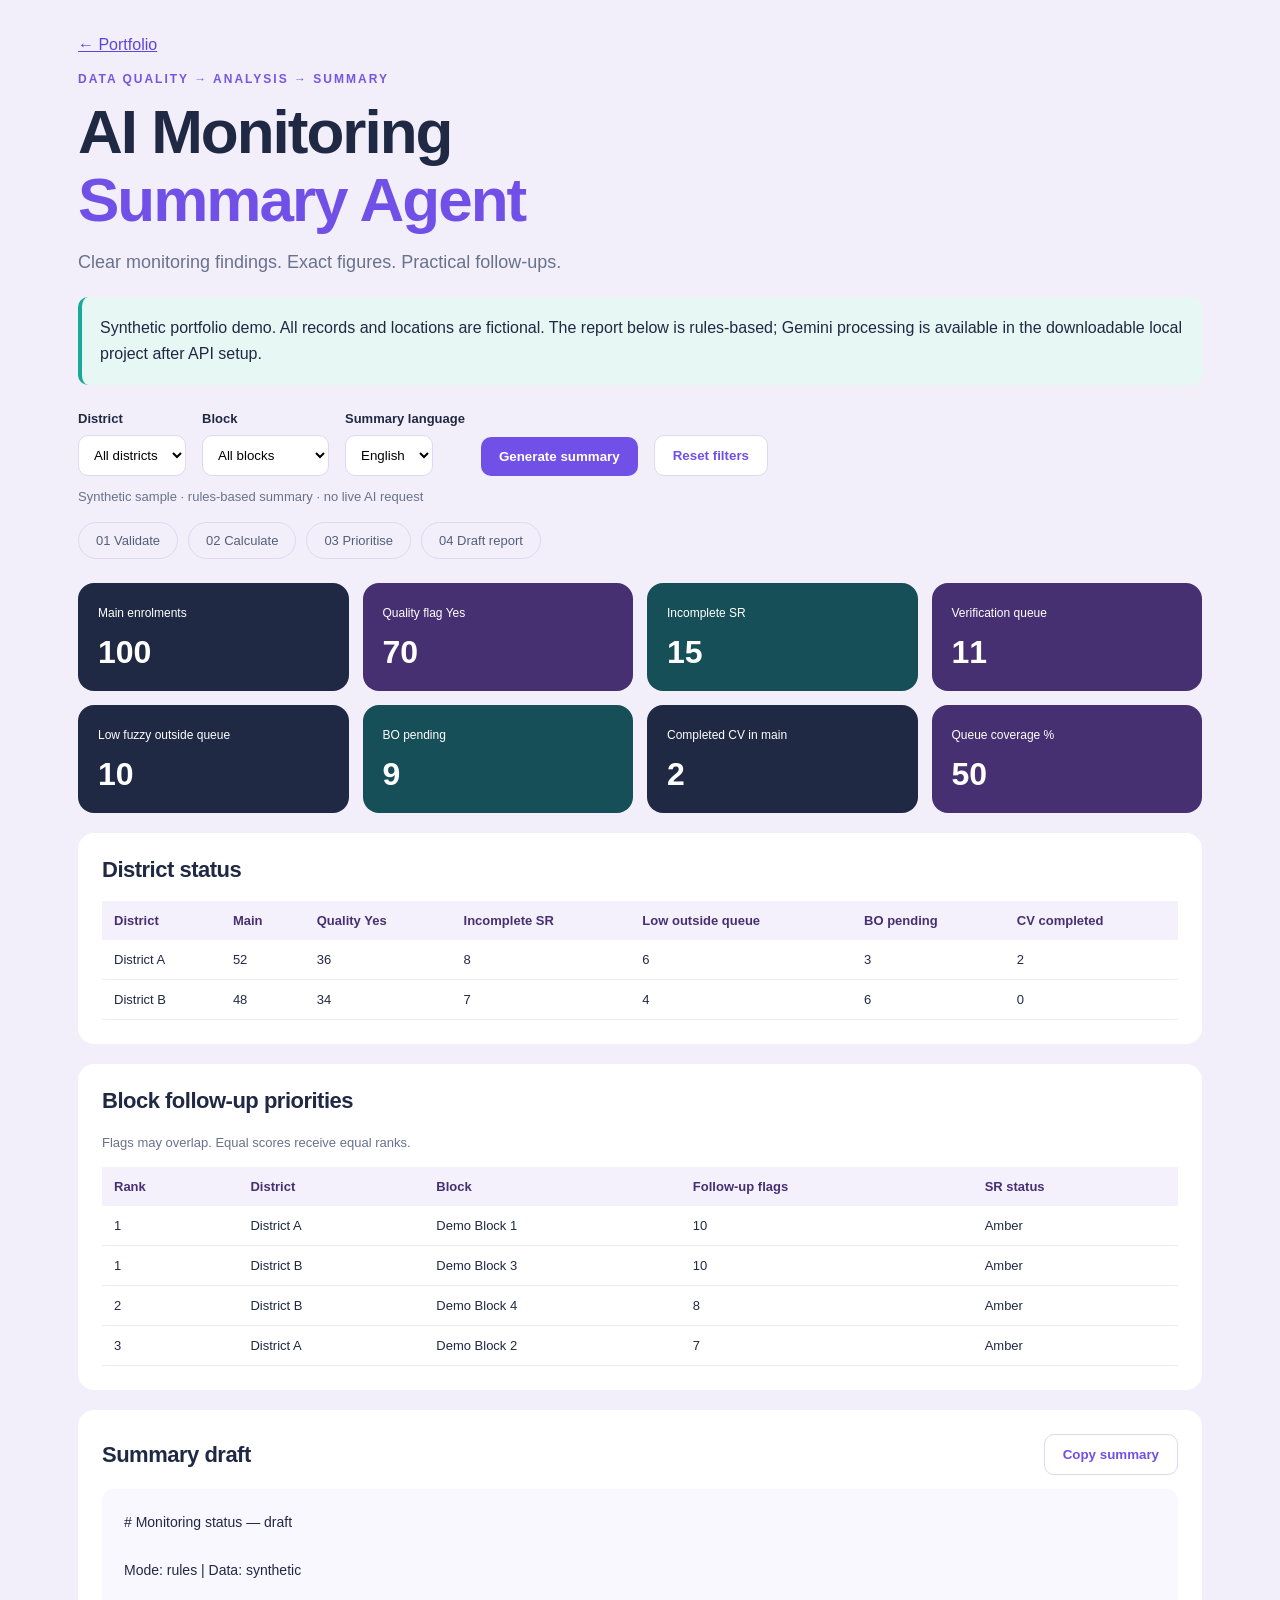
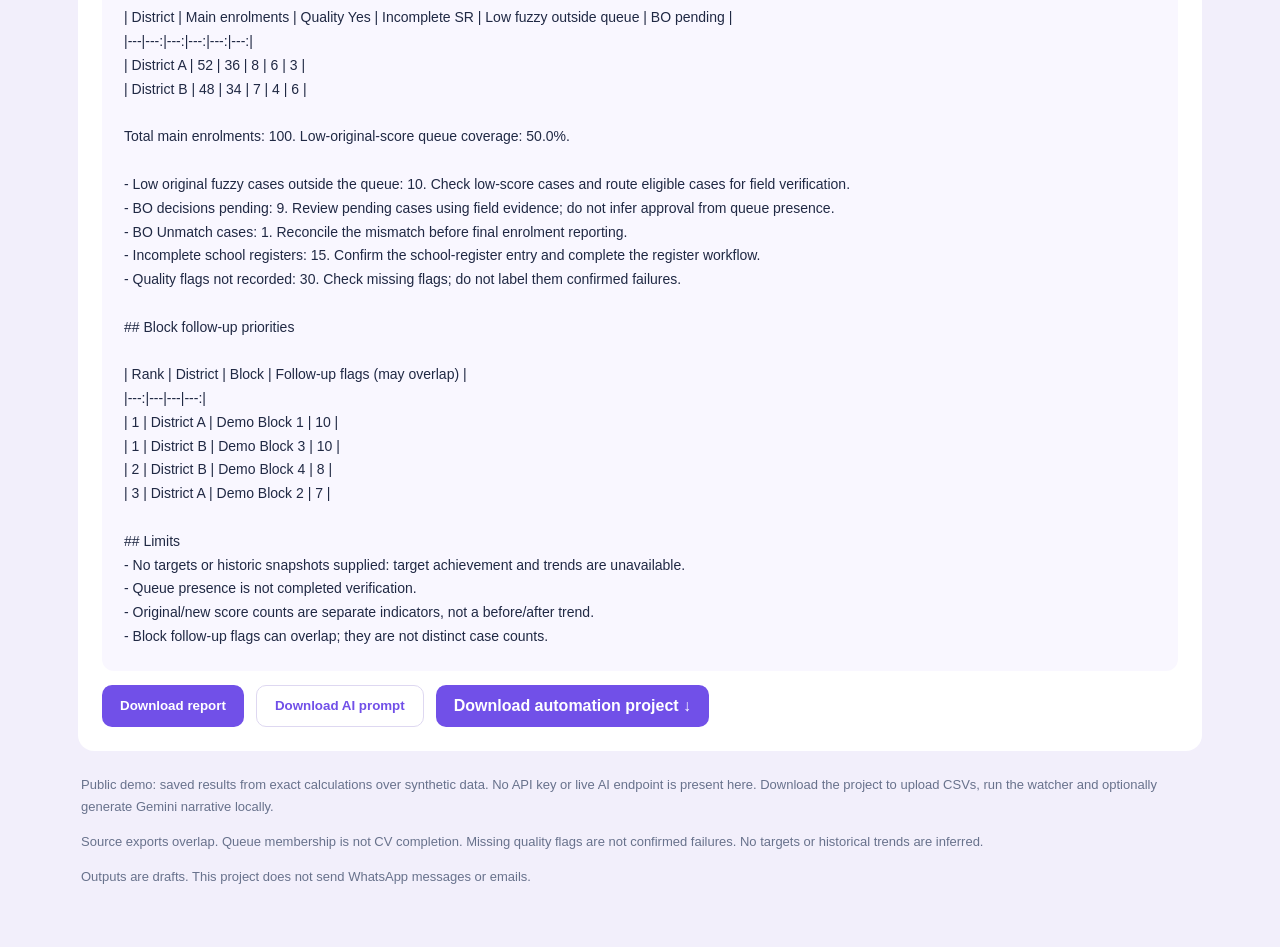
<file: projects/ai/index.html>
<!doctype html><html lang="en"><head><meta charset="utf-8"><meta name="viewport" content="width=device-width, initial-scale=1"><title>AI Monitoring Summary Agent</title><link rel="stylesheet" href="style.css"></head><body><main><a id="back" href="../../index.html#projects">← Portfolio</a><header><p class="eyebrow">DATA QUALITY → ANALYSIS → SUMMARY</p><h1>AI Monitoring<br><em>Summary Agent</em></h1><p class="intro">Clear monitoring findings. Exact figures. Practical follow-ups.</p></header><aside id="mode-note">Synthetic portfolio demo. All records and locations are fictional. The report below is rules-based; Gemini processing is available in the downloadable local project after API setup.</aside><div class="controls"><label>District<select id="district"><option value="">All districts</option></select></label><label>Block<select id="block"><option value="">All blocks</option></select></label><label>Summary language<select id="language"><option value="en">English</option><option value="hi">Hindi</option></select></label><button id="run">Generate summary</button><button class="secondary" id="sample">Reset filters</button></div><p id="status" role="status" aria-live="polite">Ready</p><div class="steps" aria-label="Processing stages"><span>01 Validate</span><span>02 Calculate</span><span>03 Prioritise</span><span>04 Draft report</span></div><div id="kpis" class="kpis"></div><section><h2>District status</h2><div class="tablewrap" id="districts"></div></section><section><h2>Block follow-up priorities</h2><p class="small">Flags may overlap. Equal scores receive equal ranks.</p><div class="tablewrap" id="blocks"></div></section><section class="report"><div class="section-head"><h2>Summary draft</h2><button class="secondary" id="copy">Copy summary</button></div><pre id="summary"></pre><div class="actions"><button id="download">Download report</button><button class="secondary" id="prompt">Download AI prompt</button><a id="project-download" href="AI_Monitoring_Agent.zip">Download automation project ↓</a></div></section><footer><p id="ai-info">Public demo: saved results from exact calculations over synthetic data. No API key or live AI endpoint is present here. Download the project to upload CSVs, run the watcher and optionally generate Gemini narrative locally.</p><p>Source exports overlap. Queue membership is not CV completion. Missing quality flags are not confirmed failures. No targets or historical trends are inferred.</p><p>Outputs are drafts. This project does not send WhatsApp messages or emails.</p></footer></main><script src="app.js"></script></body></html>
</file>
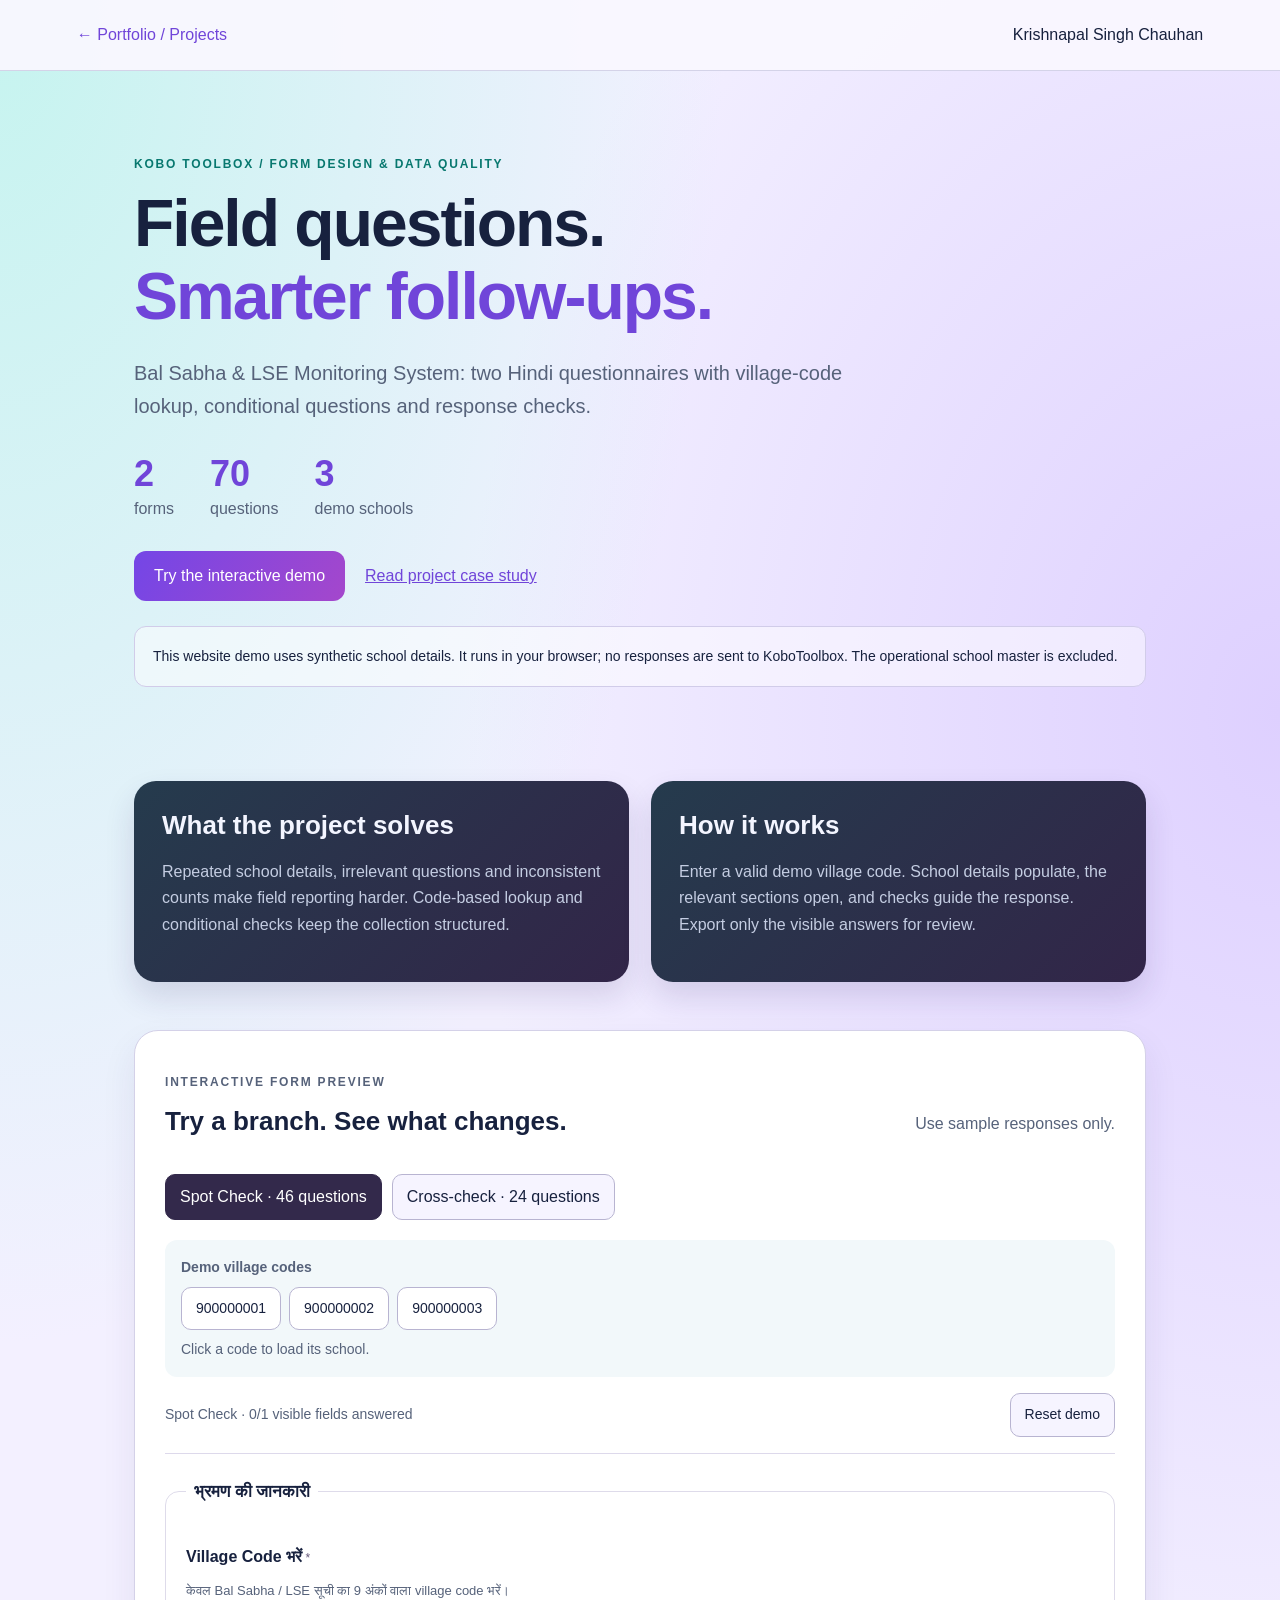
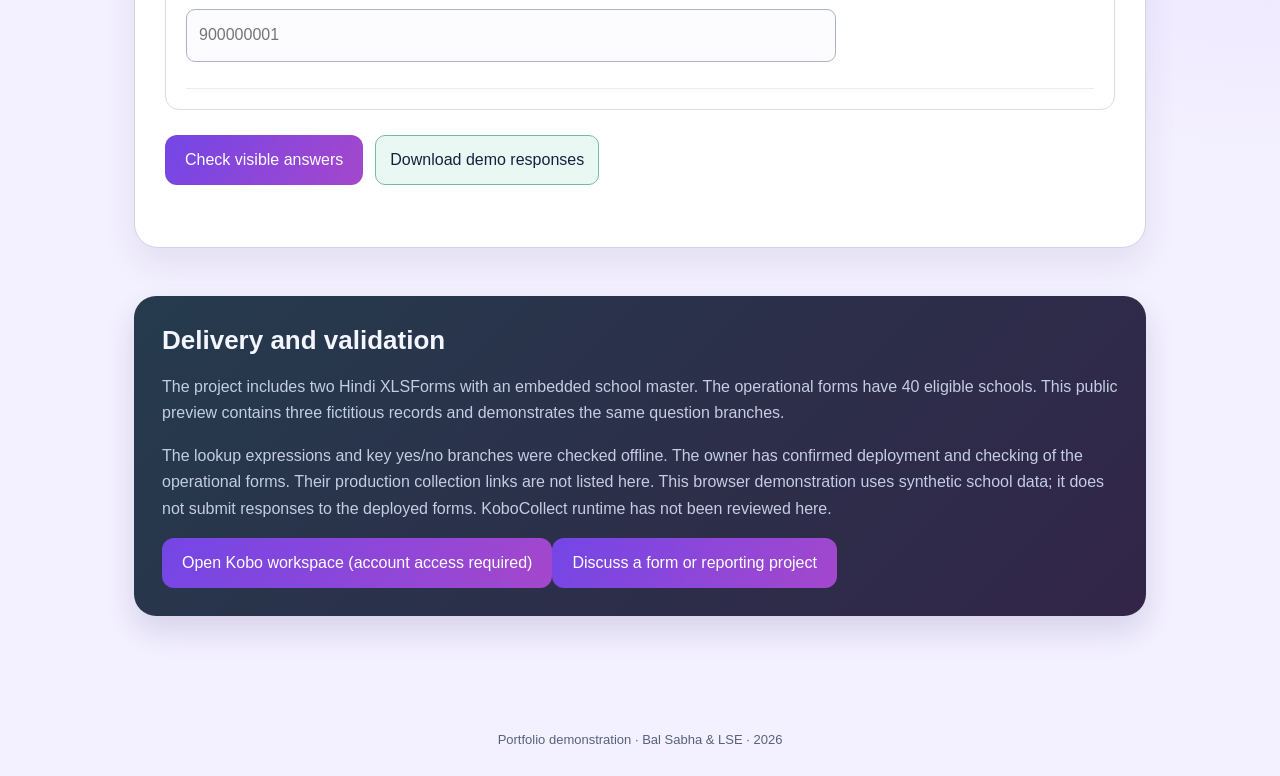
<file: projects/kobo/index.html>
<!doctype html><html lang="en"><head><meta charset="utf-8"><meta name="viewport" content="width=device-width,initial-scale=1"><title>Bal Sabha & LSE | Kobo Project Demo</title><link rel="stylesheet" href="demo.css"></head><body><a class="skip" href="#demo">Skip to demo</a><header><a href="../../index.html#projects">← Portfolio / Projects</a><span>Krishnapal Singh Chauhan</span></header><main><section class="intro"><p class="eyebrow">KOBO TOOLBOX / FORM DESIGN & DATA QUALITY</p><h1>Field questions.<br><em>Smarter follow-ups.</em></h1><p class="lead">Bal Sabha & LSE Monitoring System: two Hindi questionnaires with village-code lookup, conditional questions and response checks.</p><div class="stats"><div><b>2</b>forms</div><div><b>70</b>questions</div><div><b>3</b>demo schools</div></div><div class="actions"><a class="button" href="#demo">Try the interactive demo</a><a href="README.md">Read project case study</a></div><p class="notice">This website demo uses synthetic school details. It runs in your browser; no responses are sent to KoboToolbox. The operational school master is excluded.</p></section><section class="overview"><article><h2>What the project solves</h2><p>Repeated school details, irrelevant questions and inconsistent counts make field reporting harder. Code-based lookup and conditional checks keep the collection structured.</p></article><article><h2>How it works</h2><p>Enter a valid demo village code. School details populate, the relevant sections open, and checks guide the response. Export only the visible answers for review.</p></article></section><section id="demo" class="demo"><div class="demo-head"><div><p class="eyebrow">INTERACTIVE FORM PREVIEW</p><h2>Try a branch. See what changes.</h2></div><p>Use sample responses only.</p></div><div class="switch" role="group" aria-label="Choose questionnaire"><button id="spot" aria-pressed="true">Spot Check · 46 questions</button><button id="cross" aria-pressed="false">Cross-check · 24 questions</button></div><div class="samples"><b>Demo village codes</b><button data-code="900000001">900000001</button><button data-code="900000002">900000002</button><button data-code="900000003">900000003</button><span>Click a code to load its school.</span></div><div class="sticky-status"><span id="progress" aria-live="polite">Loading form…</span><button id="reset">Reset demo</button></div><p id="load-error" role="alert" hidden></p><form id="questionnaire" novalidate></form><div class="demo-footer"><button id="review" class="button">Check visible answers</button><button id="export" class="secondary">Download demo responses</button><p id="feedback" role="status" aria-live="polite"></p></div><noscript>Please enable JavaScript to use this interactive demo.</noscript></section><section class="scope"><h2>Delivery and validation</h2><p>The project includes two Hindi XLSForms with an embedded school master. The operational forms have 40 eligible schools. This public preview contains three fictitious records and demonstrates the same question branches.</p><p>The lookup expressions and key yes/no branches were checked offline. The owner has confirmed deployment and checking of the operational forms. Their production collection links are not listed here. This browser demonstration uses synthetic school data; it does not submit responses to the deployed forms. KoboCollect runtime has not been reviewed here.</p><a class="button" href="https://kf.kobotoolbox.org/#/projects/home" target="_blank" rel="noopener noreferrer">Open Kobo workspace (account access required)</a><a class="button" href="../../index.html#contact">Discuss a form or reporting project</a></section></main><footer>Portfolio demonstration · Bal Sabha & LSE · 2026</footer><script src="logic.js"></script><script src="demo.js"></script></body></html>
</file>
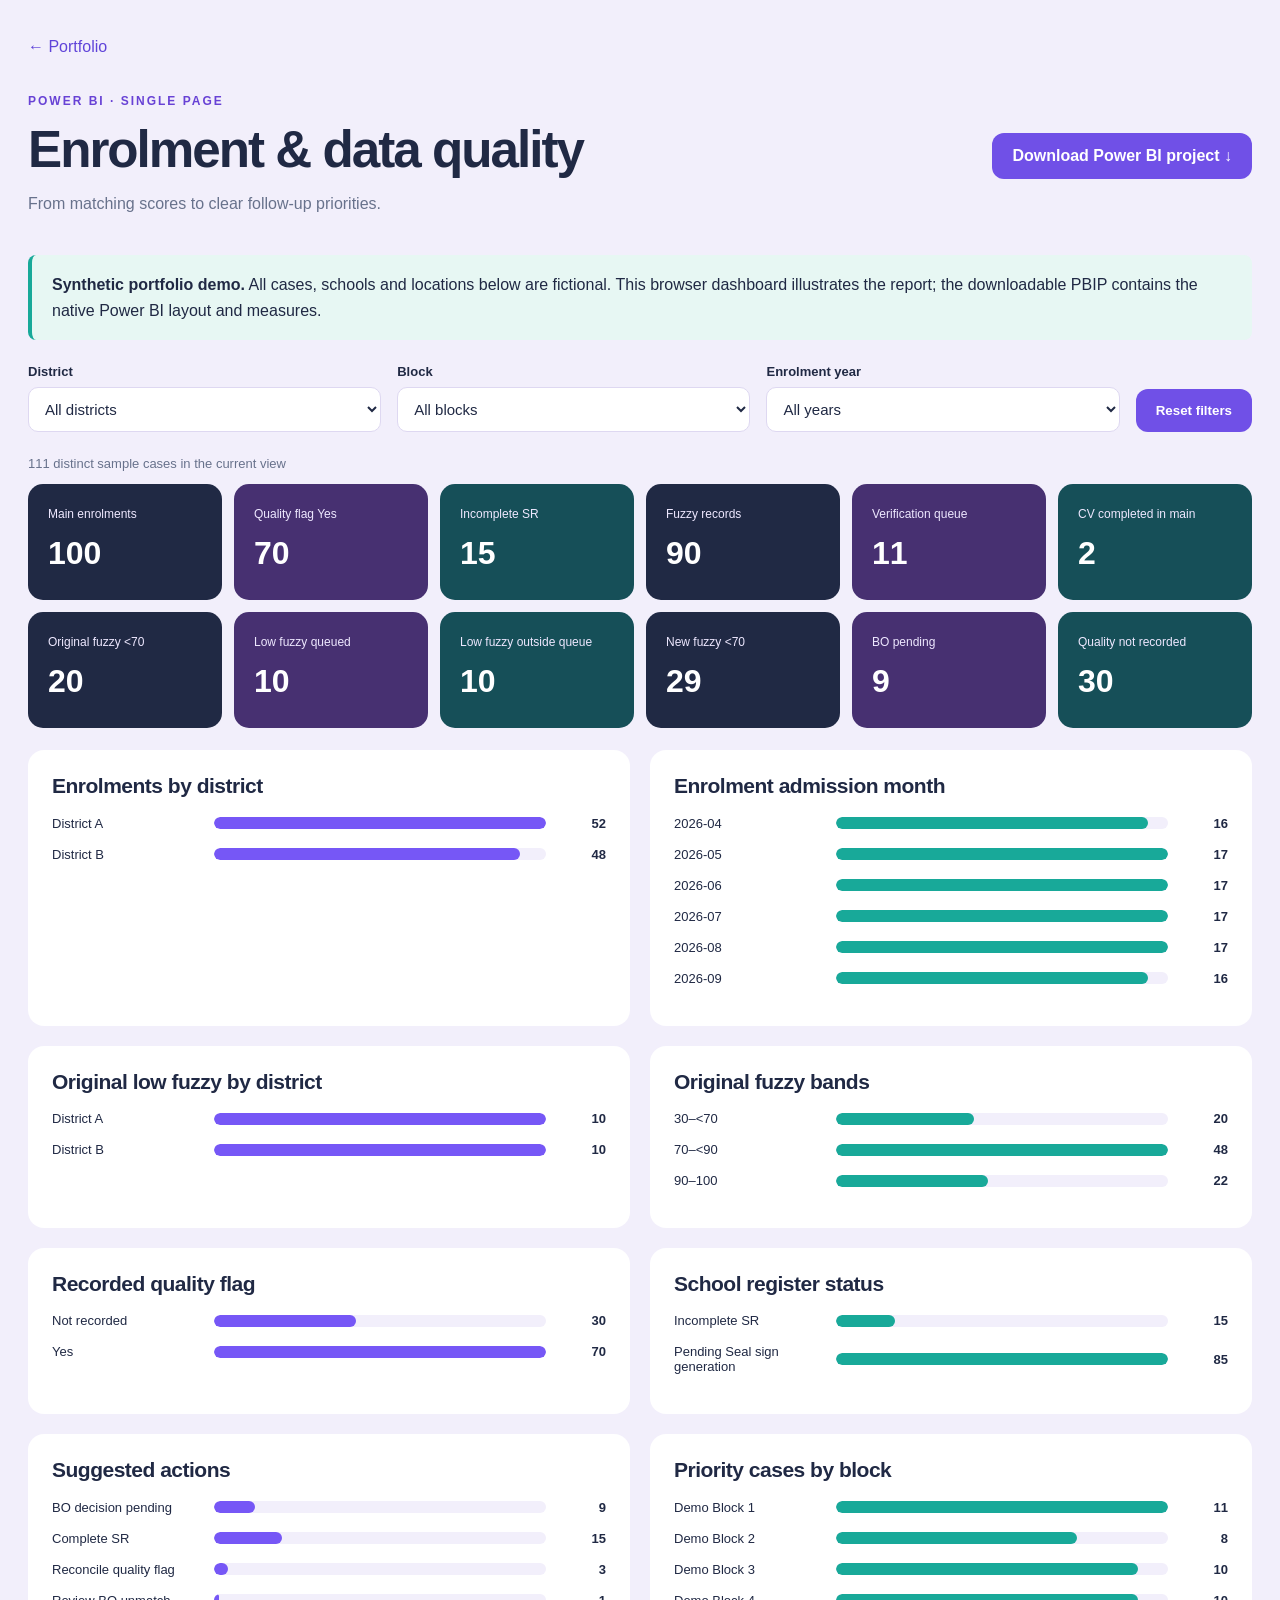
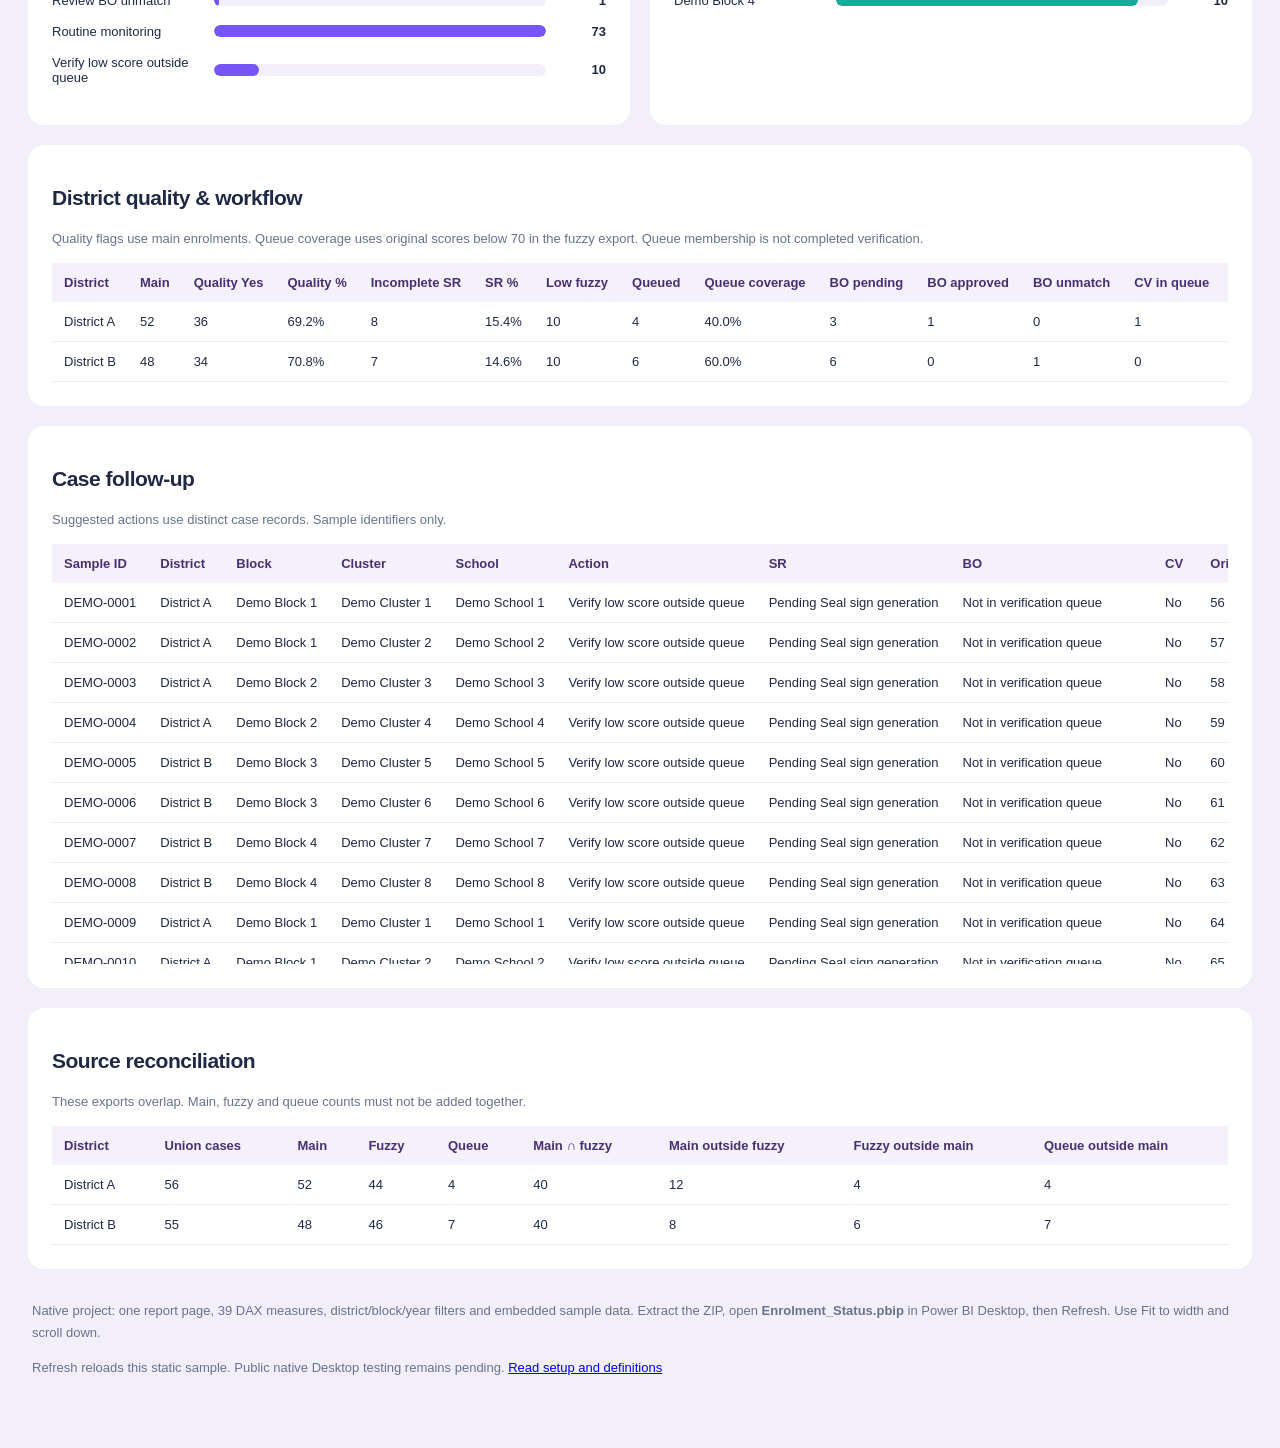
<file: projects/powerbi/index.html>
<!doctype html><html lang="en"><head><meta charset="utf-8"><meta name="viewport" content="width=device-width,initial-scale=1"><title>Enrolment Dashboard | Power BI Portfolio</title><link rel="stylesheet" href="style.css"></head><body><main><a class="back" href="../../index.html#projects">← Portfolio</a><header><div><p class="eyebrow">POWER BI · SINGLE PAGE</p><h1>Enrolment &amp; data quality</h1><p class="intro">From matching scores to clear follow-up priorities.</p></div><a class="download" href="Enrolment_PowerBI_Public_Demo.zip">Download Power BI project ↓</a></header><aside><strong>Synthetic portfolio demo.</strong> All cases, schools and locations below are fictional. This browser dashboard illustrates the report; the downloadable PBIP contains the native Power BI layout and measures.</aside><div class="filters"><label>District<select id="district"><option value="">All districts</option></select></label><label>Block<select id="block"><option value="">All blocks</option></select></label><label>Enrolment year<select id="year"><option value="">All years</option></select></label><button id="reset">Reset filters</button></div><p id="scope" aria-live="polite"></p><p id="error" hidden></p><div class="kpis" id="kpis"></div><div class="grid" id="charts"></div><section><h2>District quality &amp; workflow</h2><p>Quality flags use main enrolments. Queue coverage uses original scores below 70 in the fuzzy export. Queue membership is not completed verification.</p><div class="tablewrap" id="summary"></div></section><section><h2>Case follow-up</h2><p>Suggested actions use distinct case records. Sample identifiers only.</p><div class="tablewrap cases" id="cases"></div></section><section><h2>Source reconciliation</h2><p>These exports overlap. Main, fuzzy and queue counts must not be added together.</p><div class="tablewrap" id="reconciliation"></div></section><footer><p>Native project: one report page, 39 DAX measures, district/block/year filters and embedded sample data. Extract the ZIP, open <strong>Enrolment_Status.pbip</strong> in Power BI Desktop, then Refresh. Use Fit to width and scroll down.</p><p>Refresh reloads this static sample. Public native Desktop testing remains pending. <a href="Enrolment_PowerBI_Public_Demo/README_FIRST.md">Read setup and definitions</a></p></footer></main><script src="dashboard.js"></script></body></html>
</file>
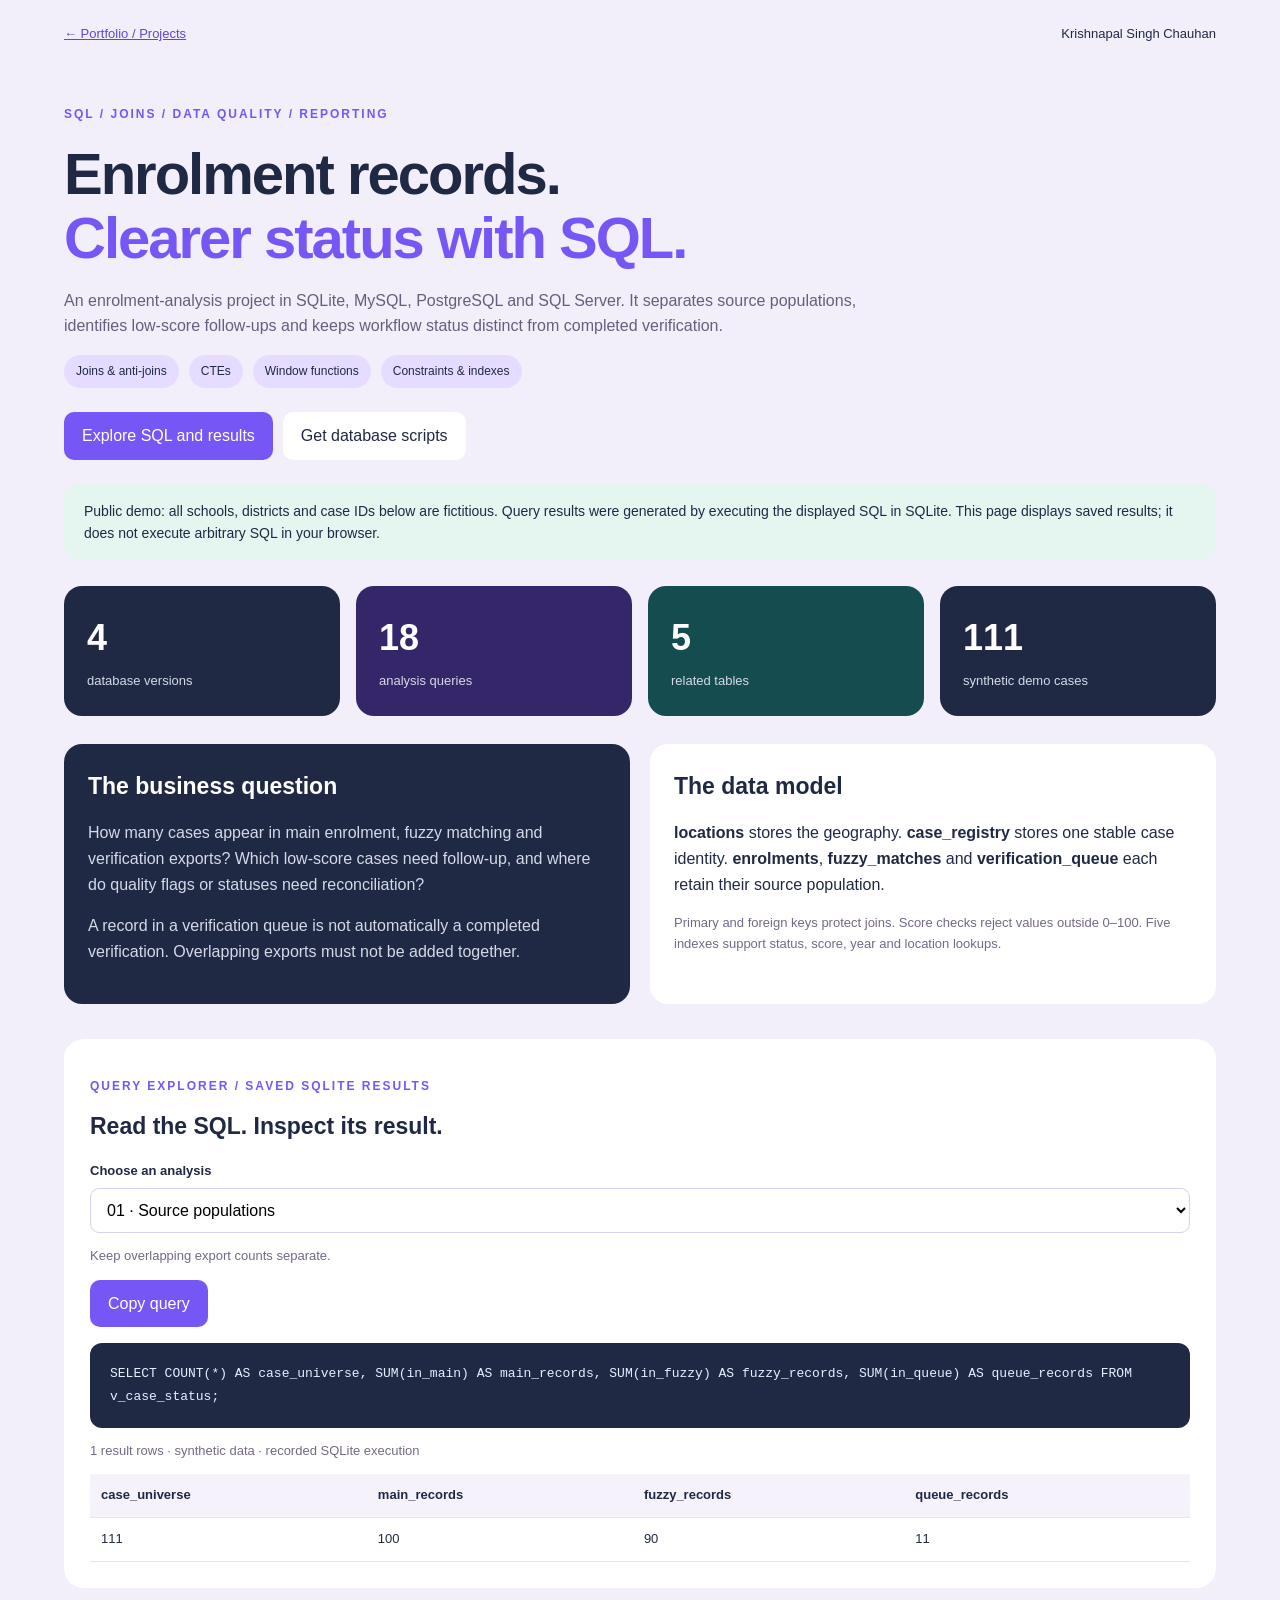
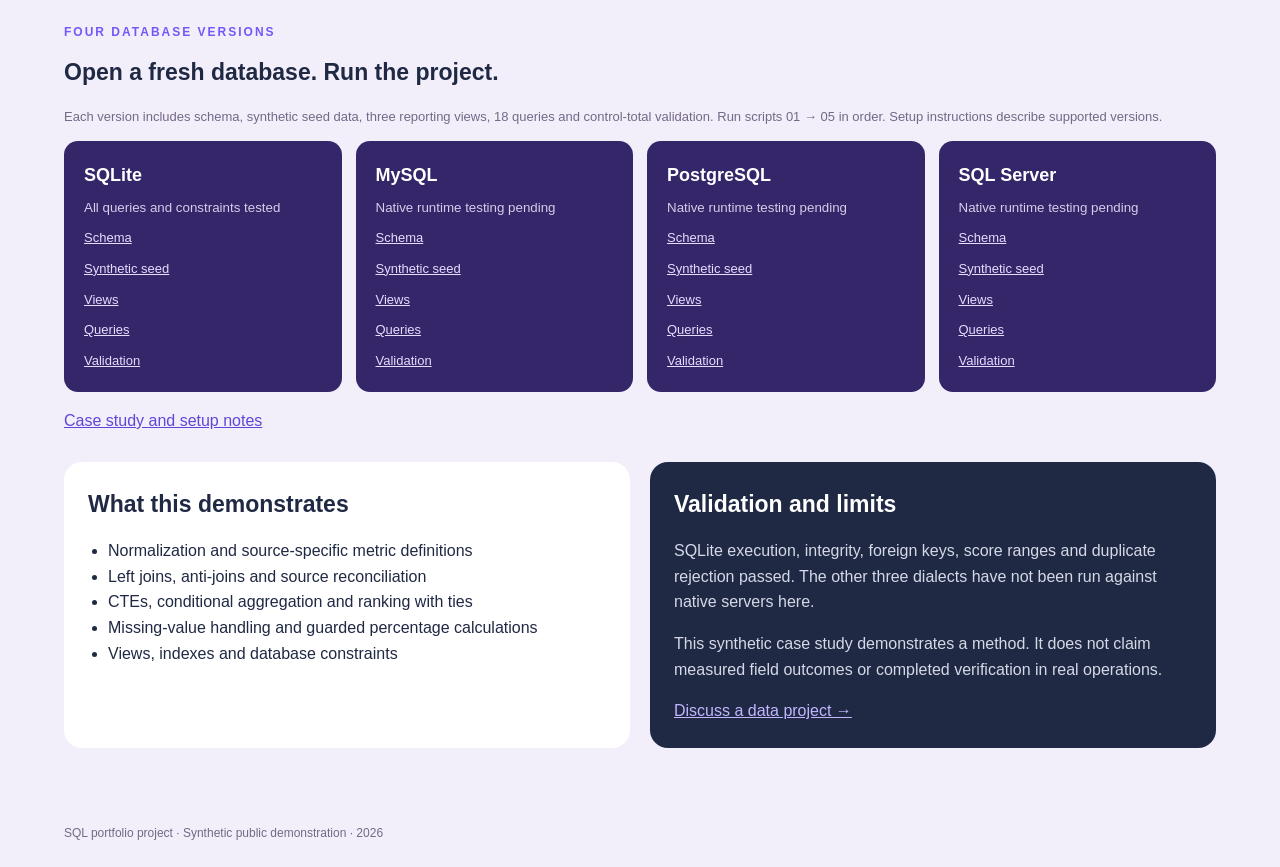
<file: projects/sql/index.html>
<!doctype html><html lang="en"><head><meta charset="utf-8"><meta name="viewport" content="width=device-width,initial-scale=1"><title>SQL Portfolio · Enrolment Data Quality</title><style>
*{box-sizing:border-box}body{margin:0;font:16px/1.6 Segoe UI,Arial,sans-serif;background:#f2effb;color:#202944}a{color:#6244d8}header,main,footer{max-width:1200px;margin:auto;padding:24px}header{display:flex;justify-content:space-between;gap:20px;font-size:13px}h1{font-size:clamp(32px,5vw,58px);line-height:1.1;letter-spacing:-2px;margin:18px 0}h1 em{color:#7657f6;font-style:normal}h2{font-size:23px;margin:0 0 16px}.eyebrow{font-size:12px;letter-spacing:2px;font-weight:700;color:#7657f6}.lead{max-width:800px;color:#675e7d}.tags,.actions{display:flex;gap:10px;flex-wrap:wrap}.tags span{padding:7px 12px;background:#e6dcff;border-radius:20px;font-size:12px}.actions{margin:24px 0}.button,button{border:0;background:#7657f6;color:white;padding:11px 18px;border-radius:10px;text-decoration:none;font:inherit;cursor:pointer}.button.secondary{background:white;color:#202944}.notice{background:#e5f5ef;border-radius:14px;padding:16px 20px;font-size:14px}.stats{display:grid;grid-template-columns:repeat(4,1fr);gap:16px;margin:26px 0}.stat{background:#202944;color:white;border-radius:18px;padding:23px}.stat:nth-child(2){background:#342668}.stat:nth-child(3){background:#154c50}.stat b{font-size:36px;display:block}.stat span{font-size:13px;color:#d5d9e7}.grid{display:grid;grid-template-columns:1fr 1fr;gap:20px;margin:28px 0}.panel{background:white;border-radius:18px;padding:24px}.panel.dark{background:#202944;color:white}.panel.dark p{color:#d5d9e7}.panel.dark a{color:#c2b6ff}.explorer{margin:35px 0;background:white;border-radius:20px;padding:26px}label{display:block;font-size:13px;font-weight:700;margin-bottom:6px}select{width:100%;font:inherit;padding:12px;border:1px solid #dad1ed;border-radius:9px;background:white}pre{background:#202944;color:#e4f0ff;border-radius:12px;padding:20px;overflow:auto;max-height:400px;font-size:13px;line-height:1.7;white-space:pre-wrap}code{font-family:Consolas,monospace}.tablewrap{overflow:auto;max-height:450px}table{border-collapse:collapse;width:100%;font-size:13px}td,th{padding:11px;border-bottom:1px solid #e8e2f2;text-align:left;white-space:nowrap}th{background:#f5f2fc;position:sticky;top:0}.muted{color:#746986;font-size:13px}ul{padding-left:20px}.downloads{display:grid;grid-template-columns:repeat(4,1fr);gap:14px}.download{background:#342668;color:white;border-radius:14px;padding:20px}.download a{color:#e5dcff;font-size:13px;display:block;margin-top:10px}.download b{font-size:18px}.download small{display:block;color:#d5cdeb;margin:7px 0}footer{font-size:12px;color:#746986}a:focus-visible,button:focus-visible,select:focus-visible{outline:3px solid #18a999;outline-offset:4px}@media(max-width:700px){header{flex-direction:column;gap:4px}.stats,.downloads{grid-template-columns:repeat(2,1fr)}.grid{grid-template-columns:1fr}.explorer{padding:18px}.stat{padding:16px}}
</style></head><body><header><a href="../../index.html#projects">← Portfolio / Projects</a><span>Krishnapal Singh Chauhan</span></header><main><section><p class="eyebrow">SQL / JOINS / DATA QUALITY / REPORTING</p><h1>Enrolment records.<br><em>Clearer status with SQL.</em></h1><p class="lead">An enrolment-analysis project in SQLite, MySQL, PostgreSQL and SQL Server. It separates source populations, identifies low-score follow-ups and keeps workflow status distinct from completed verification.</p><div class="tags"><span>Joins & anti-joins</span><span>CTEs</span><span>Window functions</span><span>Constraints & indexes</span></div><div class="actions"><a class="button" href="#explorer">Explore SQL and results</a><a class="button secondary" href="#downloads">Get database scripts</a></div><div class="notice">Public demo: all schools, districts and case IDs below are fictitious. Query results were generated by executing the displayed SQL in SQLite. This page displays saved results; it does not execute arbitrary SQL in your browser.</div><div class="stats"><div class="stat"><b>4</b><span>database versions</span></div><div class="stat"><b>18</b><span>analysis queries</span></div><div class="stat"><b>5</b><span>related tables</span></div><div class="stat"><b>111</b><span>synthetic demo cases</span></div></div></section><section class="grid"><article class="panel dark"><h2>The business question</h2><p>How many cases appear in main enrolment, fuzzy matching and verification exports? Which low-score cases need follow-up, and where do quality flags or statuses need reconciliation?</p><p>A record in a verification queue is not automatically a completed verification. Overlapping exports must not be added together.</p></article><article class="panel"><h2>The data model</h2><p><b>locations</b> stores the geography. <b>case_registry</b> stores one stable case identity. <b>enrolments</b>, <b>fuzzy_matches</b> and <b>verification_queue</b> each retain their source population.</p><p class="muted">Primary and foreign keys protect joins. Score checks reject values outside 0–100. Five indexes support status, score, year and location lookups.</p></article></section><section id="explorer" class="explorer"><p class="eyebrow">QUERY EXPLORER / SAVED SQLITE RESULTS</p><h2>Read the SQL. Inspect its result.</h2><label for="query">Choose an analysis</label><select id="query"></select><p id="query-note" class="muted"></p><button id="copy">Copy query</button><p id="feedback" role="status"></p><pre><code id="sql"></code></pre><p id="result-count" class="muted" aria-live="polite"></p><div class="tablewrap" id="result"></div><p id="error" role="alert" hidden></p><noscript>Enable JavaScript to inspect saved query results. The downloadable SQL scripts work independently.</noscript></section><section id="downloads"><p class="eyebrow">FOUR DATABASE VERSIONS</p><h2>Open a fresh database. Run the project.</h2><p class="muted">Each version includes schema, synthetic seed data, three reporting views, 18 queries and control-total validation. Run scripts 01 → 05 in order. Setup instructions describe supported versions.</p><div class="downloads"><article class="download"><b>SQLite</b><small>All queries and constraints tested</small><a href="sqlite/01_schema.sql" download>Schema</a><a href="sqlite/02_seed.sql" download>Synthetic seed</a><a href="sqlite/03_views.sql" download>Views</a><a href="sqlite/04_queries.sql" download>Queries</a><a href="sqlite/05_validation.sql" download>Validation</a></article><article class="download"><b>MySQL</b><small>Native runtime testing pending</small><a href="mysql/01_schema.sql" download>Schema</a><a href="mysql/02_seed.sql" download>Synthetic seed</a><a href="mysql/03_views.sql" download>Views</a><a href="mysql/04_queries.sql" download>Queries</a><a href="mysql/05_validation.sql" download>Validation</a></article><article class="download"><b>PostgreSQL</b><small>Native runtime testing pending</small><a href="postgresql/01_schema.sql" download>Schema</a><a href="postgresql/02_seed.sql" download>Synthetic seed</a><a href="postgresql/03_views.sql" download>Views</a><a href="postgresql/04_queries.sql" download>Queries</a><a href="postgresql/05_validation.sql" download>Validation</a></article><article class="download"><b>SQL Server</b><small>Native runtime testing pending</small><a href="sqlserver/01_schema.sql" download>Schema</a><a href="sqlserver/02_seed.sql" download>Synthetic seed</a><a href="sqlserver/03_views.sql" download>Views</a><a href="sqlserver/04_queries.sql" download>Queries</a><a href="sqlserver/05_validation.sql" download>Validation</a></article></div><p><a href="README.md">Case study and setup notes</a></p></section><section class="grid"><article class="panel"><h2>What this demonstrates</h2><ul><li>Normalization and source-specific metric definitions</li><li>Left joins, anti-joins and source reconciliation</li><li>CTEs, conditional aggregation and ranking with ties</li><li>Missing-value handling and guarded percentage calculations</li><li>Views, indexes and database constraints</li></ul></article><article class="panel dark"><h2>Validation and limits</h2><p>SQLite execution, integrity, foreign keys, score ranges and duplicate rejection passed. The other three dialects have not been run against native servers here.</p><p>This synthetic case study demonstrates a method. It does not claim measured field outcomes or completed verification in real operations.</p><a href="../../index.html#contact">Discuss a data project →</a></article></section></main><footer>SQL portfolio project · Synthetic public demonstration · 2026</footer><script src="explorer.js"></script></body></html>
</file>
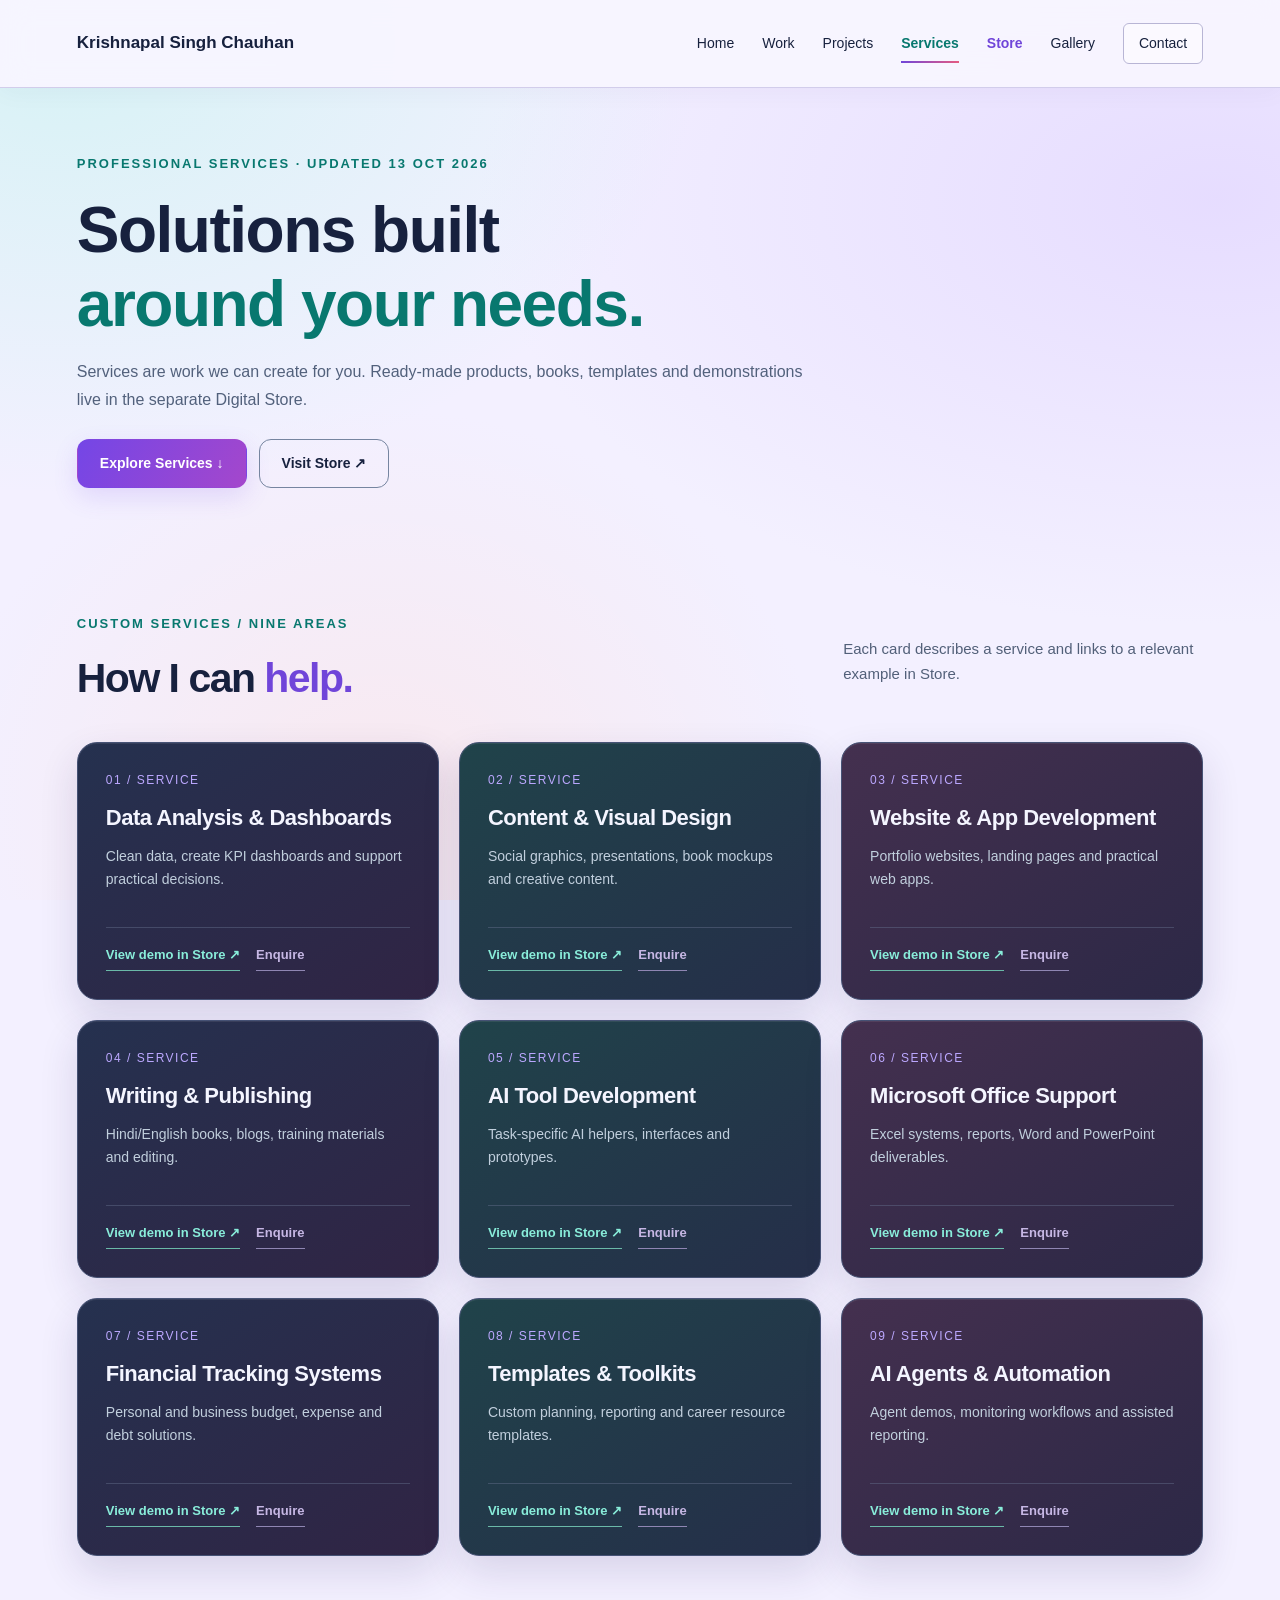
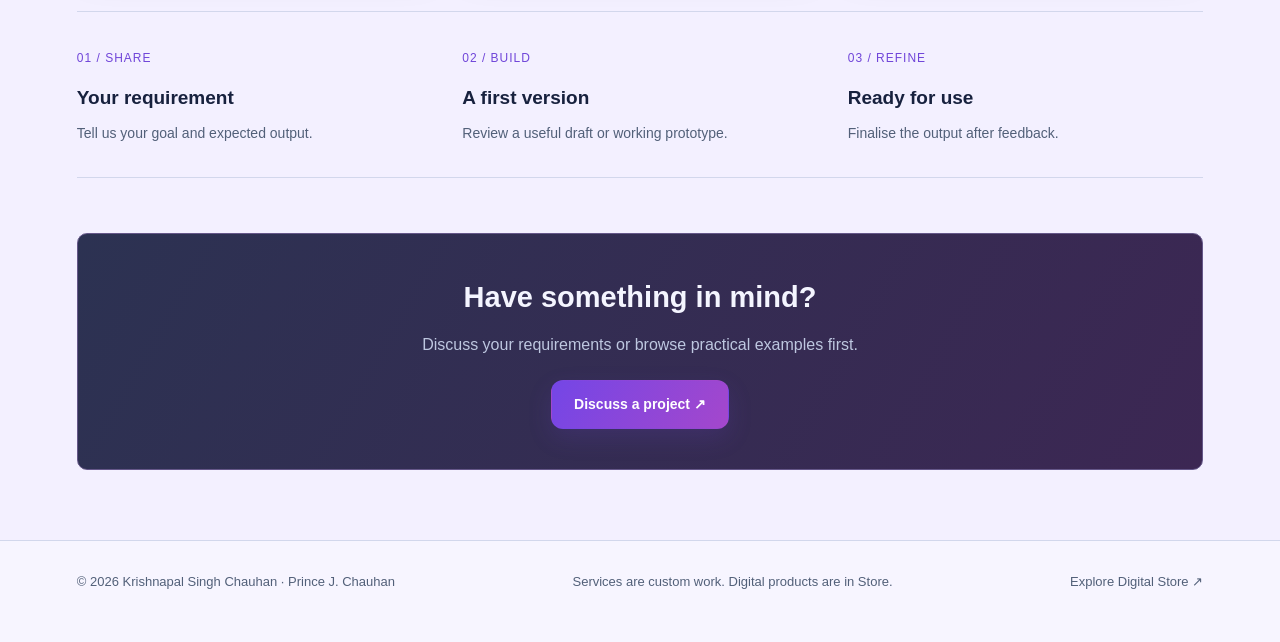
<file: services.html>
<!doctype html>
<html lang="en">
<head>
<meta charset="utf-8">
<meta name="viewport" content="width=device-width, initial-scale=1">
<meta name="description" content="Explore nine professional services offered by Krishnapal Singh Chauhan, including data analytics, websites, content, publishing and AI solutions.">
<title>Services — Krishnapal Singh Chauhan</title>
<link rel="canonical" href="https://krishx965-png.github.io/Krishnapalsingh.github.io/services.html">
<link rel="stylesheet" href="style.css?v=20261013-services-v2">
<style>
.services-only-intro,.hs-services-list{max-width:1300px;margin-inline:auto}
.services-only-intro{padding-top:65px}
.services-only-intro h2{font-size:clamp(38px,5vw,65px);max-width:900px}
.services-only-intro em{color:var(--mint)}
.hs-services-list{padding-bottom:70px}
.services-only-intro .button:not(.primary){border-color:#7685a0}
.services-page-note{font-size:12px;color:var(--muted);margin-top:20px}
.services-page-footer{max-width:1300px;margin-inline:auto;padding:30px 6% 50px;border-top:1px solid var(--line);display:flex;justify-content:space-between;gap:16px;flex-wrap:wrap;font-size:13px;color:var(--muted)}
header nav a[aria-current="page"]{color:var(--mint);font-weight:750}
@media(max-width:560px){.services-only-intro{padding-top:34px}.services-page-footer{padding:25px 6%}.services-only-intro h2{font-size:37px}}
</style>
</head>
<body>
<a class="skip" href="#main">Skip to content</a>
<header>
<a class="brand full-name-brand" href="index.html#home">Krishnapal Singh Chauhan</a>
<nav aria-label="Main">
<a href="index.html#home">Home</a>
<a href="index.html#work">Work</a>
<a href="index.html#projects">Projects</a>
<a href="services.html" aria-current="page">Services</a>
<a class="store-nav" href="index.html#store">Store</a>
<a href="index.html#gallery">Gallery</a>
<a class="nav-contact" href="index.html#contact">Contact</a>
</nav>
</header>
<main id="main">
<section id="services" class="section services-only-intro"><p class="eyebrow">PROFESSIONAL SERVICES · UPDATED 13 OCT 2026</p><h2>Solutions built<br><em>around your needs.</em></h2><p>Services are work we can create for you. Ready-made products, books, templates and demonstrations live in the separate Digital Store.</p><div class="hs-actions"><a href="#services-offerings" class="button primary">Explore Services ↓</a><a href="index.html#store" class="button">Visit Store ↗</a></div></section>
<section id="services-offerings" class="section hs-services-list"><div class="section-head"><div><p class="eyebrow">CUSTOM SERVICES / NINE AREAS</p><h2>How I can <em>help.</em></h2></div><p>Each card describes a service and links to a relevant example in Store.</p></div><div class="services-grid"><article class="service-card hs-service-card"><span class="service-index">01 / SERVICE</span><h3>Data Analysis & Dashboards</h3><p>Clean data, create KPI dashboards and support practical decisions.</p><div class="hs-service-actions"><a href="index.html#store-field">View demo in Store ↗</a><a href="index.html#contact">Enquire</a></div></article><article class="service-card hs-service-card"><span class="service-index">02 / SERVICE</span><h3>Content & Visual Design</h3><p>Social graphics, presentations, book mockups and creative content.</p><div class="hs-service-actions"><a href="index.html#store-content">View demo in Store ↗</a><a href="index.html#contact">Enquire</a></div></article><article class="service-card hs-service-card"><span class="service-index">03 / SERVICE</span><h3>Website & App Development</h3><p>Portfolio websites, landing pages and practical web apps.</p><div class="hs-service-actions"><a href="index.html#store-kharchawise">View demo in Store ↗</a><a href="index.html#contact">Enquire</a></div></article><article class="service-card hs-service-card"><span class="service-index">04 / SERVICE</span><h3>Writing & Publishing</h3><p>Hindi/English books, blogs, training materials and editing.</p><div class="hs-service-actions"><a href="index.html#store-salary">View demo in Store ↗</a><a href="index.html#contact">Enquire</a></div></article><article class="service-card hs-service-card"><span class="service-index">05 / SERVICE</span><h3>AI Tool Development</h3><p>Task-specific AI helpers, interfaces and prototypes.</p><div class="hs-service-actions"><a href="index.html#store-agent">View demo in Store ↗</a><a href="index.html#contact">Enquire</a></div></article><article class="service-card hs-service-card"><span class="service-index">06 / SERVICE</span><h3>Microsoft Office Support</h3><p>Excel systems, reports, Word and PowerPoint deliverables.</p><div class="hs-service-actions"><a href="index.html#store-budget">View demo in Store ↗</a><a href="index.html#contact">Enquire</a></div></article><article class="service-card hs-service-card"><span class="service-index">07 / SERVICE</span><h3>Financial Tracking Systems</h3><p>Personal and business budget, expense and debt solutions.</p><div class="hs-service-actions"><a href="index.html#store-debt">View demo in Store ↗</a><a href="index.html#contact">Enquire</a></div></article><article class="service-card hs-service-card"><span class="service-index">08 / SERVICE</span><h3>Templates & Toolkits</h3><p>Custom planning, reporting and career resource templates.</p><div class="hs-service-actions"><a href="index.html#store-resume-templates">View demo in Store ↗</a><a href="index.html#contact">Enquire</a></div></article><article class="service-card hs-service-card"><span class="service-index">09 / SERVICE</span><h3>AI Agents & Automation</h3><p>Agent demos, monitoring workflows and assisted reporting.</p><div class="hs-service-actions"><a href="index.html#store-agent">View demo in Store ↗</a><a href="index.html#contact">Enquire</a></div></article></div><div class="service-process"><div><span>01 / SHARE</span><h3>Your requirement</h3><p>Tell us your goal and expected output.</p></div><div><span>02 / BUILD</span><h3>A first version</h3><p>Review a useful draft or working prototype.</p></div><div><span>03 / REFINE</span><h3>Ready for use</h3><p>Finalise the output after feedback.</p></div></div><div class="service-contact"><h3>Have something in mind?</h3><p>Discuss your requirements or browse practical examples first.</p><a class="button primary" href="index.html#contact">Discuss a project ↗</a></div></section>
</main>
<footer class="services-page-footer"><span>© 2026 Krishnapal Singh Chauhan · Prince J. Chauhan</span><span>Services are custom work. Digital products are in Store.</span><a href="index.html#store">Explore Digital Store ↗</a></footer>
</body>
</html>
</file>
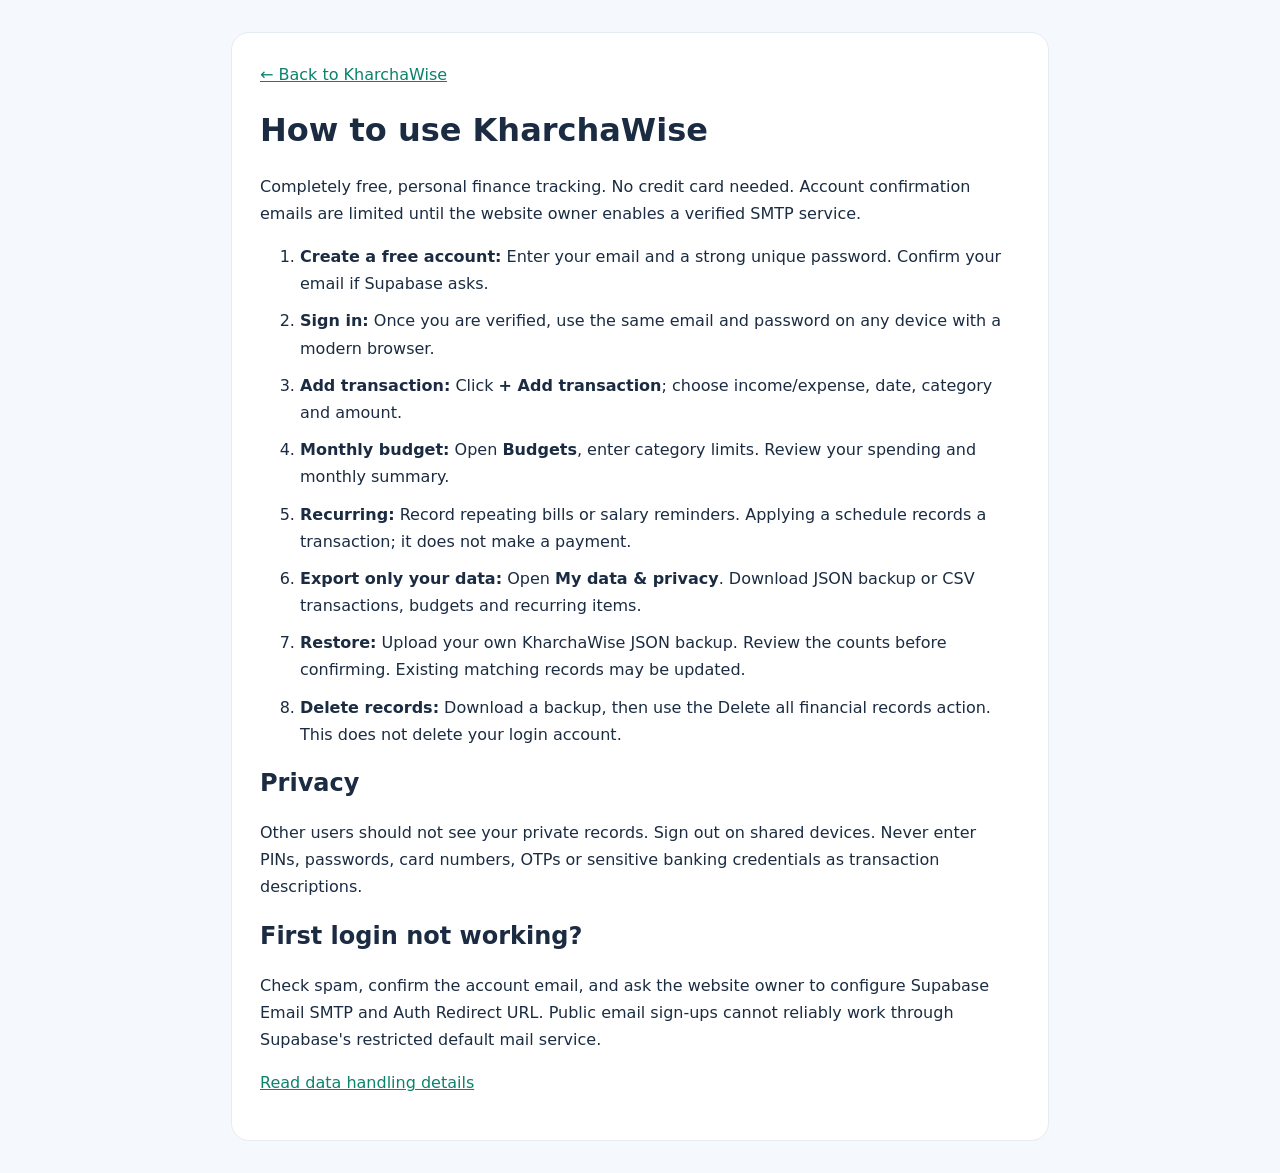
<file: kharchawise/guide.html>
<!doctype html><html lang="en"><head><meta charset="utf-8"><meta name="viewport" content="width=device-width,initial-scale=1"><title>Using KharchaWise</title><style>body{font:16px/1.7 system-ui,sans-serif;background:#f5f8fc;color:#1b2c42}.page{max-width:760px;margin:32px auto;background:white;border:1px solid #e4ebf1;border-radius:18px;padding:28px}h1,h2{line-height:1.3}a{color:#0b826b}li{margin:10px 0}@media(max-width:700px){.page{margin:0;border:0;border-radius:0;padding:18px}}</style></head><body><main class="page"><a href="./">← Back to KharchaWise</a><h1>How to use KharchaWise</h1><p>Completely free, personal finance tracking. No credit card needed. Account confirmation emails are limited until the website owner enables a verified SMTP service.</p><ol><li><strong>Create a free account:</strong> Enter your email and a strong unique password. Confirm your email if Supabase asks.</li><li><strong>Sign in:</strong> Once you are verified, use the same email and password on any device with a modern browser.</li><li><strong>Add transaction:</strong> Click <strong>+ Add transaction</strong>; choose income/expense, date, category and amount.</li><li><strong>Monthly budget:</strong> Open <strong>Budgets</strong>, enter category limits. Review your spending and monthly summary.</li><li><strong>Recurring:</strong> Record repeating bills or salary reminders. Applying a schedule records a transaction; it does not make a payment.</li><li><strong>Export only your data:</strong> Open <strong>My data & privacy</strong>. Download JSON backup or CSV transactions, budgets and recurring items.</li><li><strong>Restore:</strong> Upload your own KharchaWise JSON backup. Review the counts before confirming. Existing matching records may be updated.</li><li><strong>Delete records:</strong> Download a backup, then use the Delete all financial records action. This does not delete your login account.</li></ol><h2>Privacy</h2><p>Other users should not see your private records. Sign out on shared devices. Never enter PINs, passwords, card numbers, OTPs or sensitive banking credentials as transaction descriptions.</p><h2>First login not working?</h2><p>Check spam, confirm the account email, and ask the website owner to configure Supabase Email SMTP and Auth Redirect URL. Public email sign-ups cannot reliably work through Supabase's restricted default mail service.</p><p><a href="./privacy.html">Read data handling details</a></p></main></body></html>
</file>
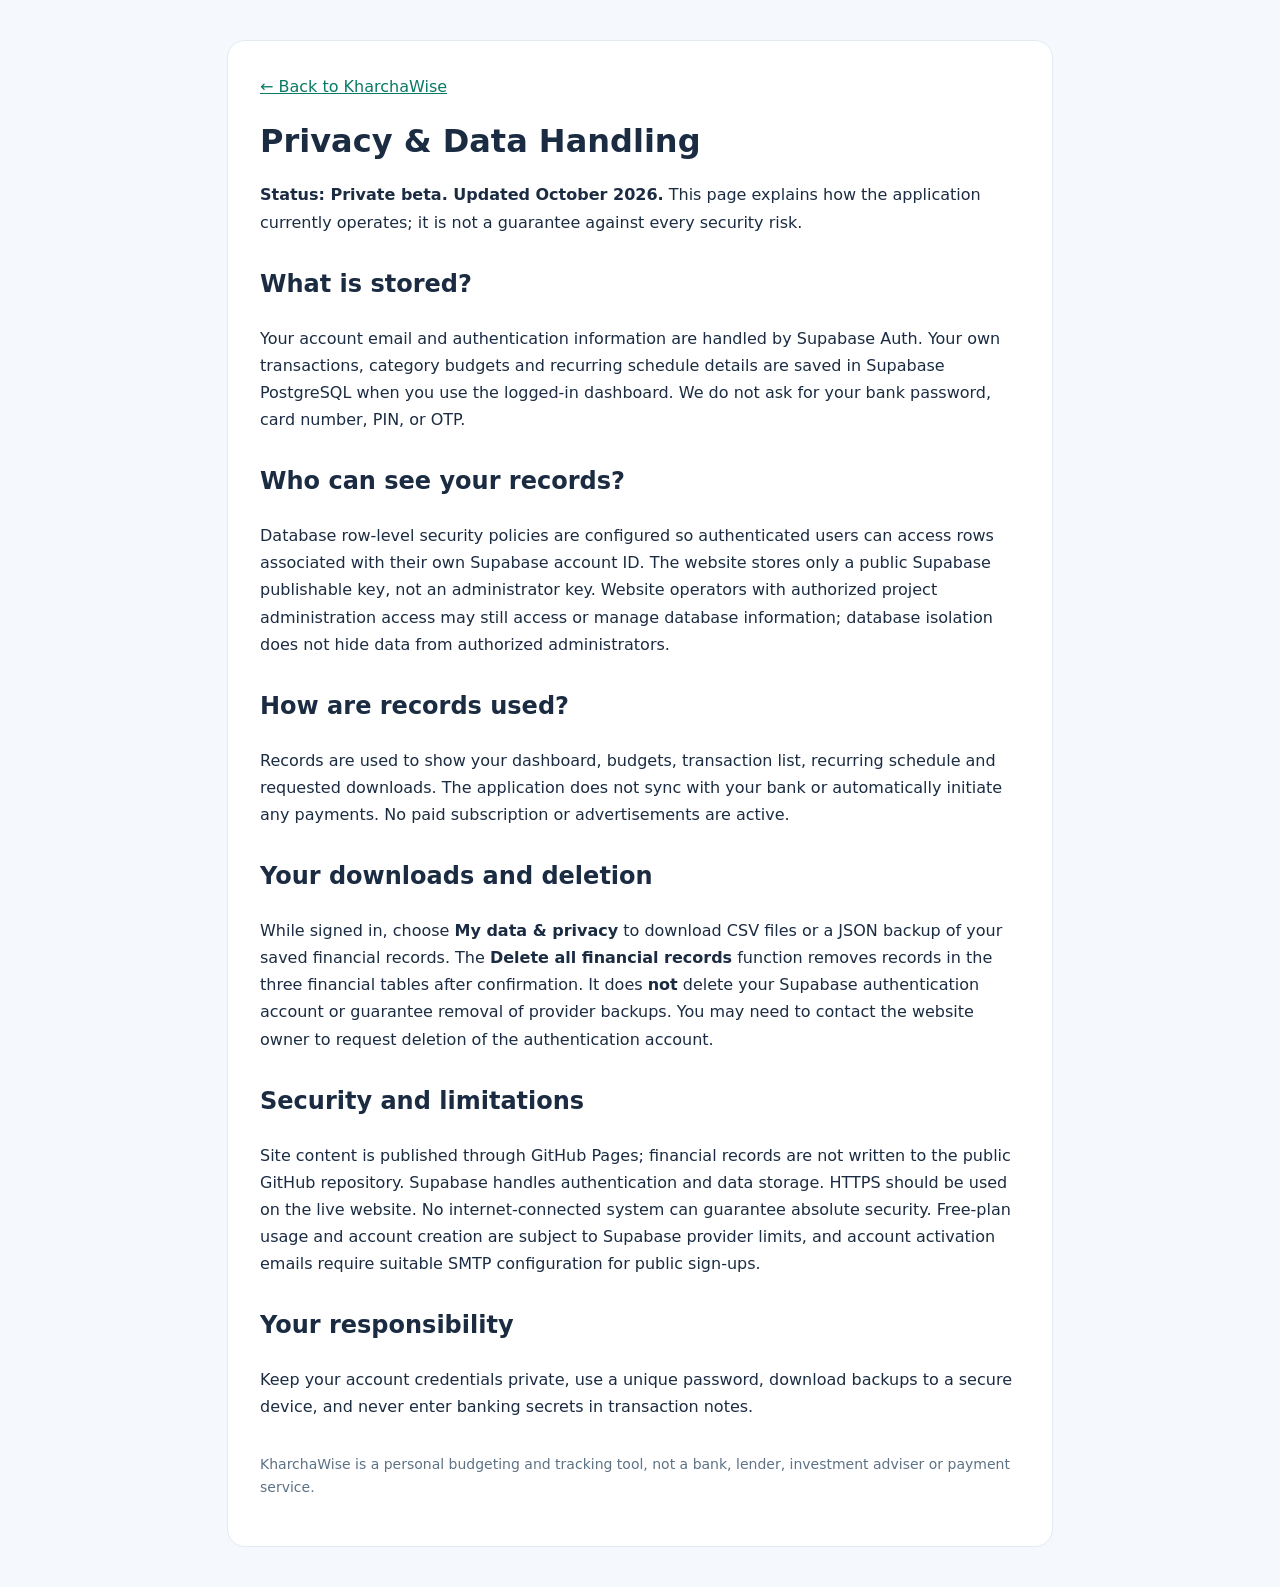
<file: kharchawise/privacy.html>
<!doctype html><html lang="en"><head><meta charset="utf-8"><meta name="viewport" content="width=device-width,initial-scale=1"><meta name="robots" content="noindex"><title>Privacy & Data Handling | KharchaWise</title><style>body{font:16px/1.7 system-ui,-apple-system,sans-serif;background:#f5f8fc;color:#1b2c42;margin:0}.page{max-width:760px;margin:40px auto;padding:32px;background:white;border:1px solid #e3eaf0;border-radius:18px}h1{line-height:1.2}h2{margin-top:28px}a{color:#087a66}.foot{color:#5d7285;font-size:14px;margin-top:32px}@media(max-width:740px){.page{margin:0;padding:20px;border:0;border-radius:0}}</style></head><body><main class="page"><a href="./">← Back to KharchaWise</a><h1>Privacy & Data Handling</h1><p><strong>Status: Private beta. Updated October 2026.</strong> This page explains how the application currently operates; it is not a guarantee against every security risk.</p><h2>What is stored?</h2><p>Your account email and authentication information are handled by Supabase Auth. Your own transactions, category budgets and recurring schedule details are saved in Supabase PostgreSQL when you use the logged-in dashboard. We do not ask for your bank password, card number, PIN, or OTP.</p><h2>Who can see your records?</h2><p>Database row-level security policies are configured so authenticated users can access rows associated with their own Supabase account ID. The website stores only a public Supabase publishable key, not an administrator key. Website operators with authorized project administration access may still access or manage database information; database isolation does not hide data from authorized administrators.</p><h2>How are records used?</h2><p>Records are used to show your dashboard, budgets, transaction list, recurring schedule and requested downloads. The application does not sync with your bank or automatically initiate any payments. No paid subscription or advertisements are active.</p><h2>Your downloads and deletion</h2><p>While signed in, choose <strong>My data & privacy</strong> to download CSV files or a JSON backup of your saved financial records. The <strong>Delete all financial records</strong> function removes records in the three financial tables after confirmation. It does <strong>not</strong> delete your Supabase authentication account or guarantee removal of provider backups. You may need to contact the website owner to request deletion of the authentication account.</p><h2>Security and limitations</h2><p>Site content is published through GitHub Pages; financial records are not written to the public GitHub repository. Supabase handles authentication and data storage. HTTPS should be used on the live website. No internet-connected system can guarantee absolute security. Free-plan usage and account creation are subject to Supabase provider limits, and account activation emails require suitable SMTP configuration for public sign-ups.</p><h2>Your responsibility</h2><p>Keep your account credentials private, use a unique password, download backups to a secure device, and never enter banking secrets in transaction notes.</p><p class="foot">KharchaWise is a personal budgeting and tracking tool, not a bank, lender, investment adviser or payment service.</p></main></body></html>
</file>
<file: style.css>
:root{color-scheme:dark;--bg:#071020;--panel:#0e1c30;--ink:#eff5fa;--muted:#9dacc0;--mint:#5ce6c9;--line:#23364d}*{box-sizing:border-box}html{scroll-behavior:smooth;scroll-padding-top:90px}body{margin:0;background:var(--bg);color:var(--ink);font:16px/1.65 'Segoe UI',Arial,sans-serif}a{color:inherit;text-decoration:none}button,input{font:inherit}button,a,input{touch-action:manipulation}button{cursor:pointer}button:focus-visible,a:focus-visible,input:focus-visible,[tabindex]:focus-visible{outline:3px solid var(--mint);outline-offset:5px}header{height:88px;padding:0 6%;display:flex;align-items:center;justify-content:space-between;background:#071020ee;border-bottom:1px solid var(--line);position:sticky;top:0;z-index:10;backdrop-filter:blur(15px)}.brand{font-size:24px;font-weight:800;letter-spacing:-1px}.brand span{color:var(--mint)}.brand small{font-size:12px;letter-spacing:1px;font-weight:600}nav{display:flex;gap:28px;align-items:center;font-size:14px}nav a:hover,.text-link:hover{color:var(--mint)}.nav-contact{border:1px solid #446078;padding:8px 15px;border-radius:6px}.hero{max-width:1500px;margin:auto;min-height:680px;display:grid;grid-template-columns:1fr 1fr;align-items:center;gap:40px;padding:70px 6% 80px;overflow:hidden}.eyebrow{font-size:13px;font-weight:700;letter-spacing:2px;color:var(--mint);margin:0 0 20px}h1{font-size:clamp(44px,5.4vw,78px);font-weight:700;line-height:1.06;letter-spacing:-3.5px;margin:0 0 28px}em{font-style:normal;color:var(--mint)}.intro{color:var(--muted);font-size:19px;max-width:470px}.intro strong{color:var(--ink);font-weight:500}.actions{display:flex;gap:12px;flex-wrap:wrap;margin-top:30px}.button{display:inline-flex;justify-content:center;align-items:center;padding:12px 22px;border:1px solid #4d617b;border-radius:6px;background:transparent;color:var(--ink);font-size:14px;font-weight:650}.primary{background:var(--mint);color:#061a22;border-color:var(--mint)}.button:hover{filter:brightness(1.12)}.location{font-size:13px;color:var(--muted);margin-top:28px}.hero-scene{height:500px;position:relative;perspective:1100px;isolation:isolate}.scene-grid{position:absolute;inset:70px 0;background-image:linear-gradient(#20314866 1px,transparent 1px),linear-gradient(90deg,#20314866 1px,transparent 1px);background-size:40px 40px;transform:rotateX(58deg) rotateZ(-23deg);opacity:.5;mask-image:radial-gradient(ellipse,#000,transparent 70%)}.scene{height:100%;transform-style:preserve-3d;transform:rotateX(5deg) rotateY(-9deg);transition:transform .3s ease-out}.plane{position:absolute;box-shadow:0 35px 65px #0008;border:1px solid #39516c;border-radius:12px;backface-visibility:hidden}.plane-main{width:86%;left:2%;top:44px;padding:32px;background:linear-gradient(135deg,#163347,#101d32);transform:translateZ(0px)}.plane-main .eyebrow{font-size:11px}.plane-main h2{font-size:32px;letter-spacing:-1px;line-height:1.15;margin:15px 0 24px}.plane-main p{font-size:14px;color:#bdcbd9}.signal{display:flex;gap:8px;align-items:flex-end;height:60px;max-width:220px}.signal span{height:35%;width:18px;background:var(--mint);border-radius:3px}.signal span:nth-child(2){height:48%}.signal span:nth-child(3){height:43%}.signal span:nth-child(4){height:62%}.signal span:nth-child(5){height:54%}.signal span:nth-child(6){height:76%}.signal span:nth-child(7){height:70%}.signal span:nth-child(8){height:100%}.plane-footer{font-size:10px;letter-spacing:1px;padding-top:20px;border-top:1px solid #355067}.plane-note{left:0;bottom:20px;width:260px;background:#152840;padding:22px;transform:translateZ(90px) rotateZ(-5deg)}.plane-note small{font-size:10px;color:#a7b8cb;display:block}.plane-note strong{font-size:19px;line-height:1.35;display:block;margin:12px 0}.plane-note>span{font-size:10px;color:var(--mint);letter-spacing:1px}.plane-book{right:0;top:95px;width:156px;overflow:hidden;transform:translateZ(135px) rotateY(-19deg) rotateZ(7deg);border:0;border-radius:3px}.plane-book img{display:block;width:100%}.scene-controls{position:absolute;bottom:-42px;left:0;right:0;display:flex;align-items:center;justify-content:space-between;gap:10px;font-size:12px;color:var(--muted)}.scene-controls button{background:none;color:var(--muted);border:1px solid var(--line);border-radius:4px;padding:5px 9px;font-size:12px}.identity-strip{display:flex;justify-content:center;gap:45px;flex-wrap:wrap;padding:22px 6%;background:#0c1829;border-block:1px solid var(--line);color:#a4b6c9;font-size:11px;letter-spacing:1.5px}.section{max-width:1400px;padding:100px 6%;margin:auto}.section-head{display:flex;justify-content:space-between;gap:40px;align-items:end;margin-bottom:40px}h2{font-size:clamp(32px,3.2vw,46px);line-height:1.15;letter-spacing:-1.5px;margin:0}.section-head>p{max-width:360px;color:var(--muted);font-size:15px}.projects{display:grid;grid-template-columns:1fr 1fr;gap:20px;perspective:1800px}.project{border:1px solid var(--line);background:var(--panel);border-radius:12px;padding:30px;transition:transform .25s ease-out;position:relative}.featured{background:linear-gradient(125deg,#123842,#102237);border-color:#37645f}.project-top{display:flex;justify-content:space-between;gap:15px;flex-wrap:wrap;font-size:11px;color:#adbed2;letter-spacing:1px}.badge{font-size:11px;color:var(--mint);background:#123c3c;border:1px solid #30635e;padding:3px 8px;border-radius:4px;letter-spacing:0}.badge.muted{color:#afbed0;background:#14253a;border-color:#32465f}.project h3{font-size:26px;line-height:1.2;letter-spacing:-.5px;margin:25px 0 15px}.project p{color:#a9bbce;max-width:490px}.tags{display:flex;flex-wrap:wrap;gap:8px;margin:22px 0}.tags span{font-size:12px;padding:5px 10px;border:1px solid #344c61;border-radius:4px;color:#b4c9da}.demo-grid{display:grid;grid-template-columns:repeat(4,1fr);gap:12px;border-block:1px solid #355661;padding:20px 0;margin-top:25px}.demo-grid b{display:block;font-size:28px;line-height:1.1;color:#e5f8f5}.demo-grid span{font-size:12px;color:#aec5cc}.small{font-size:12px!important;color:var(--muted)!important}.text-button{padding:0 0 5px;border:0;border-bottom:1px solid #4a7c79;background:none;color:var(--mint);font-size:14px}.about{display:grid;grid-template-columns:1fr 1fr;gap:90px;border-top:1px solid var(--line)}.about-copy{color:var(--muted);margin:25px 0;max-width:500px}.text-link{display:inline-block;color:var(--mint);border-bottom:1px solid #3e726b;font-size:14px}.education{border-top:1px solid var(--line);margin-top:40px;padding-top:25px}.education>span{font-size:11px;color:var(--muted);letter-spacing:1.5px}.education h3{font-size:18px;margin:20px 0 0}.education p{color:var(--muted);font-size:14px;margin:2px 0}.career{border-left:1px solid #31546b;padding-left:30px}.year{display:block;color:var(--mint);font-size:12px;letter-spacing:1px}.career h3{font-size:23px;margin:6px 0 0}.career p{color:var(--muted);margin:3px 0 30px}.skills{margin-top:35px;padding:25px;background:#0c1b2e;border:1px solid var(--line);border-radius:8px}.skills h3{margin:0;font-size:20px}.books{border-top:1px solid var(--line);background:radial-gradient(ellipse at 22% 40%,#18374255,transparent 58%)}.book-experience{display:grid;grid-template-columns:1fr 1fr;gap:65px;align-items:center;min-height:450px}.book-stage{height:440px;display:flex;align-items:center;justify-content:center;perspective:1100px;cursor:grab;touch-action:pan-y}.book-stage:active{cursor:grabbing}.book-stage img{max-width:86%;max-height:95%;object-fit:contain;transform:rotateY(-16deg) rotateX(5deg);box-shadow:25px 25px 60px #000a;transition:transform .18s;user-select:none;-webkit-user-drag:none;border-radius:3px}.book-info h3{font-size:38px;line-height:1.12;letter-spacing:-1px;margin:0 0 22px}.book-info>p{color:var(--muted);max-width:440px}.book-info .eyebrow{color:var(--mint)}.author{font-size:14px}.book-actions{display:flex;gap:10px;margin:25px 0}.rotate-label{display:flex;align-items:center;gap:15px;font-size:13px;color:var(--muted)}input[type=range]{accent-color:var(--mint);max-width:180px}.book-selector{display:grid;grid-template-columns:repeat(4,1fr);gap:14px;margin-top:40px}.book-selector button{display:flex;align-items:center;gap:16px;text-align:left;background:#0d1b2d;border:1px solid var(--line);color:var(--muted);padding:12px;border-radius:6px;font-size:13px}.book-selector button.selected{border-color:var(--mint);color:var(--ink);background:#10302f}.book-selector img{width:40px;height:55px;object-fit:contain}.gallery{border-top:1px solid var(--line);display:grid;grid-template-columns:1fr 1fr;gap:70px}.gallery p{color:var(--muted)}.album-empty{background:#0d1b2d;padding:30px;border:1px solid var(--line);border-radius:10px}.album-empty h3{font-size:22px;margin:0}.album-empty p{font-size:14px;margin-bottom:0}.contact{border-top:1px solid var(--line);text-align:center}.contact p:not(.eyebrow){max-width:560px;margin:25px auto;color:var(--muted)}.contact .button{margin-top:10px}footer{padding:25px 6%;display:flex;justify-content:space-between;gap:20px;border-top:1px solid var(--line);font-size:12px;color:var(--muted)}dialog{width:min(700px,calc(100% - 32px));max-height:85vh;overflow:auto;background:#101e32;color:var(--ink);border:1px solid #3c576e;border-radius:12px;padding:40px;box-shadow:0 30px 100px #0008}dialog::backdrop{background:#020713bb;backdrop-filter:blur(8px)}dialog h2{font-size:32px;margin:0 35px 25px 0}dialog h3{font-size:18px;color:var(--mint);margin-bottom:7px}dialog p,dialog li{color:#b9c6d8;font-size:15px}.close{position:absolute;right:18px;top:12px;background:none;border:0;color:white;font-size:30px}.skip{position:absolute;top:-100px;z-index:20;padding:10px;background:var(--mint);color:#071020}.skip:focus{top:5px}@media(max-width:1050px){header{padding-inline:4%}.brand small{display:none}.hero{gap:15px;padding-inline:4%}.plane-main{padding:24px}.plane-main h2{font-size:27px}.plane-book{width:130px}.plane-note{width:230px}.section{padding-inline:5%}.book-selector button{flex-direction:column;gap:8px;text-align:center}.about{gap:45px}}@media(max-width:760px){header{height:auto;min-height:76px;gap:15px;padding-block:14px;flex-wrap:wrap}.brand{font-size:21px}nav{gap:17px;font-size:12px}.nav-contact{display:none}.hero{grid-template-columns:1fr;padding:55px 6% 80px;gap:25px}h1{font-size:54px;letter-spacing:-2px}.intro{font-size:17px}.hero-scene{max-width:500px;width:100%;margin:0 auto;height:440px}.plane-book{width:137px}.plane-main{left:3%;width:83%}.scene-controls{bottom:-30px}.identity-strip{gap:15px 22px;font-size:10px}.section{padding:65px 6%}.section-head{display:block;margin-bottom:28px}.section-head>p{max-width:none}.projects,.about,.book-experience,.gallery{grid-template-columns:1fr}.about{gap:40px}.project{padding:25px}.book-experience{gap:30px}.book-stage{height:370px}.book-info h3{font-size:32px}.book-selector{grid-template-columns:1fr 1fr}.book-selector button{flex-direction:row;text-align:left}.gallery{gap:28px}.contact h2{font-size:34px}footer{flex-wrap:wrap}.scene-controls>span{font-size:10px}dialog{padding:28px}}@media(prefers-reduced-motion:reduce){html{scroll-behavior:auto}.scene,.project,.book-stage img{transition:none!important}}
.dashboard{border-top:1px solid var(--line)}.dash-toolbar{display:flex;align-items:end;flex-wrap:wrap;gap:18px;margin-bottom:25px}.dash-toolbar label{display:grid;gap:6px;font-size:13px;color:var(--muted)}select{background:#11233a;color:var(--ink);border:1px solid #3b536d;padding:10px 35px 10px 12px;border-radius:5px;font:inherit;min-width:175px}.dash-toolbar>.badge{margin-left:auto;align-self:center}.kpis{display:grid;grid-template-columns:repeat(4,1fr);gap:15px;margin-bottom:20px}.kpi{border:1px solid var(--line);border-radius:8px;padding:23px;background:#0e1c30}.kpi>span,.kpi small{display:block;color:var(--muted);font-size:12px}.kpi b{font-size:34px;color:var(--mint);display:block;margin:8px 0;line-height:1.2}.dash-content{display:grid;grid-template-columns:1.2fr 1fr;gap:20px}.chart-panel{padding:25px;border:1px solid var(--line);border-radius:8px;background:#0e1c30}.chart-panel h3{font-size:18px;margin:0 0 5px}.bar-row{display:flex;align-items:center;gap:12px;font-size:13px;margin:14px 0}.bar-row>span{width:55px;flex-shrink:0}.bar-row>b{width:48px;font-size:12px;font-weight:500;text-align:right}.bar-track{flex:1;background:#20324b;height:12px;border-radius:3px;overflow:hidden}.bar-track div{height:100%;background:var(--mint)}#riskNotes p{font-size:14px;color:var(--muted)}#riskNotes strong{color:var(--ink)}.data-details{border:1px solid var(--line);border-radius:8px;margin-top:20px;padding:18px}.data-details summary{cursor:pointer;color:var(--mint);font-size:14px}.table-scroll{overflow:auto;margin-top:15px}table{border-collapse:collapse;width:100%;text-align:left;font-size:13px}th,td{padding:10px 12px;border-bottom:1px solid var(--line);white-space:nowrap}th{color:var(--mint)}td{color:var(--muted)}@media(max-width:760px){.kpis{grid-template-columns:1fr 1fr}.dash-content{grid-template-columns:1fr}.dash-toolbar>.badge{margin-left:0}.kpi{padding:18px}.kpi b{font-size:28px}nav{flex-wrap:wrap;gap:12px}.brand{flex-shrink:0}}
[hidden]{display:none!important}header nav a[aria-current=page]{color:var(--mint);position:relative}header nav a[aria-current=page]:after{content:'';height:2px;position:absolute;left:0;right:0;bottom:-8px;background:var(--mint)}.hero{min-height:calc(100svh - 150px);padding-top:50px;padding-bottom:75px}.hero h1{font-size:clamp(60px,7.2vw,104px);line-height:.98}.hero .intro{color:var(--ink);font-size:22px}.hero .intro span{font-size:15px;color:var(--muted)}.work-details{display:grid;grid-template-columns:1fr 1fr;gap:20px;margin-bottom:32px}.work-details article{border:1px solid var(--line);background:var(--panel);border-radius:10px;padding:28px}.work-details h3{font-size:24px;line-height:1.25;margin:15px 0}.work-details p{color:var(--muted);font-size:15px}.platform-projects{display:grid;grid-template-columns:repeat(4,1fr);gap:18px;margin:20px 0 55px}.platform-projects article{padding:25px;border:1px solid #31576a;background:linear-gradient(140deg,#143044,#0c1a2e);border-radius:10px}.platform-label{color:var(--mint);letter-spacing:1px;font-size:12px;font-weight:700}.platform-projects h3{font-size:22px;line-height:1.25;margin:20px 0 12px}.platform-projects p{font-size:14px;color:var(--muted)}.pending-link{display:block;margin-top:25px;border-top:1px solid #2e465f;padding-top:15px;font-size:12px;color:#b2c1d4}.project-subhead{margin-bottom:22px}.project-subhead h3{font-size:25px;margin:0}.project-subhead p{color:var(--muted);font-size:14px;margin:5px 0}.work-overview+.section{border-top:1px solid var(--line)}@media(max-width:1050px){.platform-projects{grid-template-columns:1fr 1fr}}@media(max-width:760px){.work-details{grid-template-columns:1fr}.platform-projects{grid-template-columns:1fr 1fr;gap:12px}.platform-projects article{padding:18px}.platform-projects h3{font-size:20px}.hero{min-height:auto}.hero h1{font-size:65px}.hero .intro{font-size:20px}header{flex-wrap:nowrap}header nav{justify-content:flex-end;gap:12px 16px}.hero-scene{height:420px}header .nav-contact{display:block;border:0;padding:0}footer{font-size:11px}}@media(max-width:420px){.platform-projects{grid-template-columns:1fr}header nav{font-size:12px}.hero h1{font-size:60px}}

.services{border-top:1px solid var(--line)}.service-intro{display:flex;align-items:center;justify-content:space-between;gap:30px;padding:22px 25px;margin-bottom:30px;border:1px solid #315466;border-radius:10px;background:#0e2433}.service-intro p{margin:0;max-width:650px;color:#adbfce;font-size:14px}.service-intro .button{flex-shrink:0}.services-grid{display:grid;grid-template-columns:repeat(3,minmax(0,1fr));gap:20px;align-items:start}.service-card{padding:28px;background:linear-gradient(145deg,#142a40,#0c1a2d);border:1px solid var(--line);border-radius:12px;min-width:0}.service-index{font-size:12px;letter-spacing:1.5px;color:var(--mint)}.service-card h3{font-size:25px;letter-spacing:-.5px;line-height:1.2;margin:22px 0 15px}.service-card>p{color:var(--muted);font-size:15px;min-height:72px}.service-deliverables{border-top:1px solid #2b435d;margin-top:22px;padding-top:18px}.service-deliverables>span{font-size:11px;letter-spacing:1px;color:#7ba9b7}.service-deliverables p{font-size:14px;color:#c5d4e3;min-height:47px;margin-bottom:20px}.service-examples summary{font-size:14px;color:var(--mint);cursor:pointer;padding:8px 0}.service-examples ul{padding-left:20px;color:#b3c5d6;font-size:14px}.service-examples li+li{margin-top:14px}.service-process{display:grid;grid-template-columns:repeat(3,1fr);gap:30px;margin:55px 0;padding:32px 0;border-block:1px solid var(--line)}.service-process span{font-size:12px;color:var(--mint);letter-spacing:1px}.service-process h3{font-size:19px;margin:12px 0 8px}.service-process p{color:var(--muted);font-size:14px;margin:0}.service-contact{text-align:center;padding:40px 20px;border:1px solid #2e5363;background:#102838;border-radius:10px}.service-contact h3{font-size:29px;margin:0 0 10px}.service-contact p{color:var(--muted);margin:0 0 22px}@media(max-width:1050px){header nav{gap:20px}.services-grid{grid-template-columns:repeat(2,minmax(0,1fr))}}@media(max-width:760px){header nav{gap:10px 14px}.services-grid{grid-template-columns:1fr}.service-intro{display:block}.service-intro .button{margin-top:20px}.service-card>p,.service-deliverables p{min-height:0}.service-process{grid-template-columns:1fr;gap:25px}.service-card{padding:25px}.service-contact h3{font-size:25px}}

.contact-grid{display:grid;grid-template-columns:repeat(3,minmax(0,1fr));gap:18px;margin-top:40px;text-align:left}.contact-card{display:flex;flex-direction:column;gap:12px;padding:27px;background:linear-gradient(140deg,#132d40,#0d1c30);border:1px solid #2c465e;border-radius:10px;min-width:0;transition:border-color .2s,transform .2s}.contact-card:hover{border-color:var(--mint);transform:translateY(-3px)}.contact-card>span{color:var(--mint);font-size:13px;letter-spacing:1px}.contact-card strong{font-size:19px;font-weight:600;overflow-wrap:anywhere;line-height:1.45}.contact-card small{font-size:13px;color:var(--muted);margin-top:auto}@media(max-width:1050px){.contact-grid{grid-template-columns:repeat(2,minmax(0,1fr))}}@media(max-width:760px){.contact-grid{grid-template-columns:1fr}.contact-card{padding:24px}}

.full-name-brand{font-size:17px;letter-spacing:0;font-weight:650;white-space:nowrap}.hero h1.name-heading{font-size:clamp(48px,5.35vw,78px);line-height:1.08;letter-spacing:-2.5px;text-transform:uppercase;overflow-wrap:normal}.hero .skills-tagline{font-size:18px;color:#d0dfeb;line-height:1.75;max-width:580px}.hero .skills-tagline span{display:block;margin-top:10px;font-size:15px;line-height:1.8;color:var(--muted)}@media(max-width:1050px){header{gap:20px}header nav{gap:15px}.full-name-brand{font-size:15px}.hero h1.name-heading{font-size:clamp(40px,5.2vw,60px);letter-spacing:-1.5px}}@media(max-width:760px){header{flex-direction:column;align-items:flex-start;gap:13px;padding-inline:6%}.full-name-brand{font-size:16px}header nav{width:100%;justify-content:flex-start;gap:10px 20px}.hero h1.name-heading{font-size:clamp(36px,8.2vw,60px);letter-spacing:-1px}.hero .skills-tagline{font-size:16px}.hero .skills-tagline span{font-size:14px}}@media(max-width:420px){.hero h1.name-heading{font-size:clamp(32px,8.4vw,38px);letter-spacing:-.8px}}

/* Clean, vivid surfaces with restrained 3D depth */
:root{--bg:#0b1023;--panel:#151d38;--ink:#f4f6ff;--muted:#b4bfd7;--mint:#6de9dd;--line:#303a59}
body{background:radial-gradient(ellipse at 95% 4%,#6537a525,transparent 32%),radial-gradient(ellipse at 0 38%,#178aab18,transparent 35%),var(--bg)}
header{background:#0b1023ed}nav a[aria-current=page]{color:var(--mint)}
.button,.catalog-nav button{border-radius:12px}.primary{background:linear-gradient(120deg,#6de9dd,#82c8ff);border-color:transparent;box-shadow:0 8px 26px #44d6dc18}
.section{scroll-margin-top:110px}.market-intro{padding-bottom:24px}.market-intro>p:not(.eyebrow){color:var(--muted);max-width:660px}
.bio-card{display:grid;grid-template-columns:minmax(0,1.5fr) minmax(240px,.65fr);gap:44px;padding:42px;background:linear-gradient(130deg,#172c43,#24203f);border:1px solid #49547a;border-radius:28px;box-shadow:0 24px 60px #03061755,inset 0 1px #ffffff18;position:relative;overflow:hidden}
.bio-card:before{content:"";position:absolute;width:240px;height:240px;border-radius:50%;background:#a07eff12;right:-110px;top:-110px;pointer-events:none}
.bio-card h2{font-size:clamp(32px,4vw,54px);line-height:1.14;letter-spacing:-1.5px;margin:0 0 22px}.bio-tagline{font-size:20px;color:#e3d9ff;font-weight:600;max-width:650px}.bio-text{color:var(--muted);max-width:760px}.experience-badges{display:grid;gap:12px;align-content:center}.experience-badges>div{display:flex;align-items:center;gap:20px;padding:17px 20px;background:#0b102355;border:1px solid #7483b32e;border-radius:16px}.experience-badges b{font-size:40px;line-height:1;color:var(--mint);min-width:48px}.experience-badges>div:nth-child(2) b{color:#c8a5ff}.experience-badges>div:nth-child(3) b{color:#ffb293}.experience-badges span{color:var(--muted);font-size:14px}
.experience-tabs{display:grid;grid-template-columns:1fr 1.5fr 1fr 1fr;gap:8px;margin:30px 0 20px;padding:7px;background:#11192d;border:1px solid var(--line);border-radius:18px}.experience-tabs button{border:0;background:transparent;color:var(--muted);padding:15px 10px;border-radius:12px;font-weight:650;font-size:14px;line-height:1.5}.experience-tabs button[aria-selected=true]{background:linear-gradient(120deg,#85ebdf,#85c8ff);color:#0b172d;box-shadow:0 5px 18px #52c5df22}.experience-tabs button:hover{color:var(--ink)}.experience-tabs button[aria-selected=true]:hover{color:#0b172d}
.experience-panel{padding:36px;background:linear-gradient(150deg,#151e34,#14182d);border:1px solid var(--line);border-radius:24px;box-shadow:0 18px 45px #03071738}.panel-heading{max-width:800px;margin-bottom:25px}.panel-heading h3{font-size:clamp(26px,3vw,36px);line-height:1.2;letter-spacing:-.8px;margin:8px 0 15px}.panel-heading p,.experience-columns p,.experience-columns ul{color:var(--muted)}.experience-columns{display:grid;grid-template-columns:1fr 1fr;gap:40px}.experience-columns h4{font-size:17px;margin:12px 0 16px}.experience-columns li{margin-bottom:10px}.organization{border-left:3px solid #ac91f4;padding:4px 0 4px 16px;margin:0 0 22px}.organization b,.organization span{display:block}.organization span{font-size:14px;color:var(--muted);margin-top:5px}.author-book-list{padding-left:22px;color:#dfd7f7}
.catalog-nav{display:flex;flex-wrap:wrap;gap:10px;margin-top:26px}.catalog-nav button{background:#1b2541;border:1px solid #435170;color:var(--ink);padding:11px 17px;font-size:14px}.catalog-nav button:hover{border-color:var(--mint);background:#213b4d}
.tool-grid,.resource-grid{display:grid;gap:22px}.tool-grid{grid-template-columns:1fr 1fr}.resource-grid{grid-template-columns:repeat(3,1fr)}.tool-card,.resource-card{background:linear-gradient(145deg,#19243e,#18182f);border:1px solid #3a4768;border-radius:22px;padding:28px;box-shadow:0 15px 35px #02061744,inset 0 1px #ffffff0b;transition:transform .2s,border-color .2s}.resource-card:hover{transform:translateY(-5px);border-color:#ae97f4}.tool-card h3,.resource-card h3{font-size:23px;margin:10px 0 20px;line-height:1.3}.resource-card p{color:var(--muted)}.tool-card label{display:block;color:#c4cde2;font-size:14px;margin:15px 0}.tool-card input{display:block;width:100%;margin-top:7px;border:1px solid #4b5a7c;background:#0e152b;color:var(--ink);padding:12px 14px;border-radius:10px}.tool-card output{display:block;padding:16px;border-radius:12px;background:#64e1d814;color:#a1f5e9;border:1px solid #64e1d83c;font-weight:650;min-height:63px;margin:22px 0}.tool-card:nth-child(2) output{background:#aa88f814;color:#dbc7ff;border-color:#aa88f840}
.service-card,.platform-projects article,.project{border-radius:20px}.book-experience{border-radius:24px}.book-stage{filter:drop-shadow(0 24px 30px #0006)}.resources .small{color:var(--muted)}
@media(max-width:900px){.bio-card{gap:25px;padding:28px}.experience-columns{gap:25px}.resource-grid{grid-template-columns:1fr 1fr}.experience-tabs{grid-template-columns:1fr 1fr}}
@media(max-width:600px){.bio-card{grid-template-columns:1fr;padding:24px}.experience-badges{grid-template-columns:repeat(3,1fr);gap:8px}.experience-badges>div{flex-direction:column;align-items:flex-start;padding:13px 10px;gap:9px}.experience-badges b{font-size:32px;min-width:0}.experience-badges span{font-size:12px;line-height:1.45}.bio-tagline{font-size:17px}.experience-tabs button{font-size:12px;padding:12px 7px}.experience-panel{padding:23px}.experience-columns,.tool-grid,.resource-grid{grid-template-columns:1fr}.tool-card,.resource-card{padding:23px}.catalog-nav{gap:8px}.catalog-nav button{font-size:12px;padding:10px 12px}}
@media(prefers-reduced-motion:reduce){.resource-card{transition:none}.resource-card:hover{transform:none}}

/* Light canvas, coordinated dark cards and vivid accents across every view. */
:root{color-scheme:light;--bg:#f3f0ff;--panel:#202447;--ink:#17213e;--muted:#526079;--mint:#08786f;--line:#d2d7ec;--violet:#7045d9;--coral:#d64b63}
body{background:radial-gradient(ellipse at 5% 5%,#c5f4ef9c,transparent 37%),radial-gradient(ellipse at 95% 22%,#ded0ff9c,transparent 43%),radial-gradient(ellipse at 30% 90%,#ffdfdb70,transparent 35%),var(--bg);background-attachment:fixed}
header{background:#f8f6ffed;border-bottom-color:#d2cdeb;box-shadow:0 4px 24px #382b6c0a}
.brand span{color:var(--violet)}nav a:hover,header nav a[aria-current=page]{color:var(--violet)}header nav a[aria-current=page]:after{background:linear-gradient(90deg,#7045d9,#e55b81)}.nav-contact{border-color:#b8b5d5;background:#ffffff80}
.hero h1 em,.section-head h2 em,.market-intro h2 em,.contact h2 em{color:var(--violet)}.hero .skills-tagline,.hero .intro{color:#263451}.hero .skills-tagline span,.hero .intro span,.location,.scene-controls{color:var(--muted)}.scene-controls button{color:#526079;border-color:#b8bfd8;background:#ffffff80}
.scene-grid{background-image:linear-gradient(#7974b033 1px,transparent 1px),linear-gradient(90deg,#7974b033 1px,transparent 1px);opacity:.8}
.button{border-color:#909cbb}.primary{background:linear-gradient(120deg,#7446e6,#a447cc);color:#fff;border-color:transparent;box-shadow:0 9px 24px #7446e627}.primary:hover{filter:brightness(1.08)}
.eyebrow{color:#08786f}.text-link,.text-button{color:#08786f;border-bottom-color:#65a79b}.text-link:hover{color:#7045d9}.tags span{border-color:#b9c4dc;color:#485772;background:#ffffff45}
.plane,.bio-card,.experience-panel,.experience-badges>div,.experience-tabs,.catalog-nav button,.book-experience,.book-selector button,.tool-card,.resource-card,.service-card,.service-intro,.service-contact,.platform-projects article,.project,.contact-card,.album-empty,.kpi,.chart-panel,.data-details,.skills,dialog{
 color-scheme:dark;--ink:#f4f5ff;--muted:#bec7e0;--mint:#79eadb;--line:#465275;color:var(--ink)}
.plane,.bio-card,.experience-panel,.book-experience,.tool-card,.resource-card,.service-card,.platform-projects article,.project,.contact-card,.album-empty,.kpi,.chart-panel{
 border-color:#465275;box-shadow:0 16px 38px #32256024,inset 0 1px 0 #ffffff14}
.plane-main{background:linear-gradient(135deg,#184950,#272345)}.plane-note{background:linear-gradient(130deg,#343058,#222c48)}.plane{box-shadow:0 28px 55px #32256040}
.signal span:nth-child(3n+1){background:#8eecdc}.signal span:nth-child(3n+2){background:#b499ff}.signal span:nth-child(3n){background:#ffac99}
.bio-card{background:linear-gradient(130deg,#1c3b49,#342553)}.experience-panel{background:linear-gradient(145deg,#212d49,#29213f)}.experience-tabs{background:#232841;border-color:#465275}.experience-tabs button[aria-selected=true]{background:linear-gradient(120deg,#82ebdb,#bfa3ff);color:#18233d}.experience-tabs button[aria-selected=true]:hover{color:#18233d}
.catalog-nav button{background:#292747;border-color:#655789}.catalog-nav button:hover{background:#3b315a;border-color:#bfa3ff}
.book-experience{background:linear-gradient(135deg,#24354c,#322447);border:1px solid #465275;padding:32px}.books{background:radial-gradient(ellipse at 22% 40%,#cbbdff45,transparent 65%)}.book-selector button{background:#252f49;border-color:#465275;border-radius:12px}.book-selector button.selected{background:#23463f;border-color:#79eadb}
.tool-card{background:linear-gradient(140deg,#203b4d,#252844)}.tool-card:nth-child(2){background:linear-gradient(140deg,#352653,#252744)}.resource-card{background:linear-gradient(145deg,#29324e,#302343)}.resource-card:nth-child(2){background:linear-gradient(145deg,#1d4047,#253044)}.resource-card:nth-child(3){background:linear-gradient(145deg,#44304c,#2b2944)}
.service-card{background:linear-gradient(145deg,#25314f,#302444)}.service-card:nth-child(3n+2){background:linear-gradient(145deg,#20434a,#252e49)}.service-card:nth-child(3n){background:linear-gradient(145deg,#44304f,#2c2846)}
.service-index{color:#bca8ff}.service-intro{background:#25394b;border-color:#465275}.service-contact{background:linear-gradient(120deg,#2c3252,#3c2753);border-color:#655789}.service-deliverables>span{color:#94dcd4}.service-deliverables{border-top-color:#48516f}
.platform-projects article{background:linear-gradient(140deg,#27374f,#302745)}.platform-projects article:nth-child(even){background:linear-gradient(140deg,#2e2552,#203e4a)}
.project{background:linear-gradient(140deg,#25304c,#2f2645)}.project.featured{background:linear-gradient(125deg,#1d484d,#282c49)}.contact-card{background:linear-gradient(140deg,#243c50,#302848)}.contact-card:nth-child(3n+2){background:linear-gradient(140deg,#352955,#263049)}.contact-card:nth-child(3n){background:linear-gradient(140deg,#443046,#293149)}.contact-card>span{color:#a7f1e5}.contact-card:hover{border-color:#9973ec}
.album-empty{background:linear-gradient(135deg,#27334e,#352747)}.kpi,.chart-panel,.data-details{background:#26314c}.kpi:nth-child(even){background:#332950}.kpi b{color:#8aebde}.bar-track div{background:linear-gradient(90deg,#79eadb,#b797ff)}
dialog{background:linear-gradient(140deg,#25324d,#302446);border-color:#655789}dialog::backdrop{background:#30284877}
:is(.plane,.bio-card,.experience-panel,.book-experience,.tool-card,.resource-card,.service-card,.service-intro,.service-contact,.platform-projects article,.project,.contact-card,.album-empty,.kpi,.chart-panel,.data-details,dialog) .tags span{color:#c7d7eb;background:#ffffff08;border-color:#536181}
:is(.plane,.bio-card,.experience-panel,.book-experience,.tool-card,.resource-card,.service-card,.service-contact,.platform-projects article,.project,dialog) .text-link,
:is(.plane,.bio-card,.experience-panel,.book-experience,.tool-card,.resource-card,.service-card,.service-contact,.platform-projects article,.project,dialog) .text-button{color:#8ceedd;border-bottom-color:#5eaa9e}
:is(.plane,.bio-card,.experience-panel,.book-experience,.tool-card,.resource-card,.service-card,.service-intro,.service-contact,.platform-projects article,.project,dialog) .eyebrow{color:#8ceedd}
:is(.bio-card,.experience-panel,.book-experience,.service-contact) em{color:#bda5ff}
.service-process span{color:#7045d9}.data-details summary{color:#8ceedd}.gallery .album-empty p{color:#bec7e0}footer{background:#ffffff50;color:#526079}
@media(max-width:760px){.book-experience{padding:22px 18px}}

/* Book format actions */
#buyBook, #buyPrintBook { margin-top:16px; margin-right:20px; }
#buyPrintBook[hidden] { display:none!important; }


/* Digital Store — integrated with the existing portfolio. */
.digital-store{padding-top:48px;max-width:1420px}.store-hero{display:grid;grid-template-columns:1.13fr .87fr;gap:26px;align-items:center;min-height:410px;padding:54px 48px;border-radius:30px;background:linear-gradient(135deg,#1c2948,#192842 50%,#1e3b45);color:#f5f8ff;position:relative;overflow:hidden;border:1px solid #53627b;box-shadow:0 22px 50px #251d5d25}.store-hero:before{content:"";position:absolute;width:480px;height:480px;border-radius:50%;right:-180px;top:-240px;background:#85e8dd16;pointer-events:none}.store-hero-text{position:relative;z-index:1}.store-hero h1{font-size:clamp(38px,4.4vw,65px);letter-spacing:-2px;margin:0 0 19px;line-height:1.07}.store-hero h1 em{color:#84eadd}.store-hero-text>p:not(.eyebrow){color:#c6d6ea;max-width:600px;margin:0 0 21px;font-size:16px;line-height:1.7}.store-hero-actions{display:flex;flex-wrap:wrap;gap:12px}.store-hero .button{border-color:#73829c;color:#fff}.store-hero .primary{color:#17213d;border-color:transparent}.store-hero .store-fineprint{font-size:12px!important;max-width:520px;margin-top:19px!important;margin-bottom:0!important;color:#abbfd4!important}.store-hero-visual{height:290px;position:relative;display:grid;place-items:center;isolation:isolate}.store-visual-board{width:80%;max-width:335px;transform:rotate(-4deg);background:linear-gradient(145deg,#f7fcff,#d6e8ee);border:1px solid #ffffffae;border-radius:20px;box-shadow:0 26px 60px #080d2955;padding:21px 18px;color:#192e43}.store-visual-label{color:#52738c;font-weight:800;letter-spacing:2px;font-size:10px}.store-board-row{display:flex;align-items:center;gap:13px;padding:13px 4px;border-bottom:1px solid #cddde4}.store-board-row:last-child{border:0}.store-board-row>span:first-child{font-size:13px;color:#69929d;font-weight:800}.store-board-row div{flex:1}.store-board-row strong{display:block;font-size:16px}.store-board-row small{display:block;font-size:11px;color:#628092}.store-status-dot{height:9px;width:9px;border-radius:100%;background:#36bba6;box-shadow:0 0 0 5px #36bba618}.store-floating-note{position:absolute;display:flex;gap:10px;align-items:center;padding:10px 15px;border-radius:13px;background:#fff;color:#20354d;box-shadow:0 12px 40px #090e2c4d;z-index:2}.store-note-top{top:2px;right:-3px;transform:rotate(5deg)}.store-note-bottom{bottom:2px;left:-4px;transform:rotate(5deg)}.store-floating-note b,.store-floating-note small{display:block;line-height:1.4}.store-floating-note b{font-size:12px}.store-floating-note small{font-size:10px;color:#67778e}.store-note-icon{color:#158d7c;font-size:23px}.store-heading-row{display:flex;justify-content:space-between;align-items:end;gap:20px;margin:54px 0 23px;scroll-margin-top:130px}.store-heading-row .eyebrow{margin-bottom:10px}.store-heading-row h2{font-size:clamp(29px,3.2vw,44px)}.store-heading-caption{color:#55617b;margin:10px 0 0}.store-count{min-width:135px;text-align:right;display:flex;gap:8px;align-items:baseline;justify-content:flex-end;color:#56637a}.store-count strong{font-size:36px;color:#7045d9}.store-count span{font-size:12px}.store-filters{display:flex;gap:10px;flex-wrap:wrap;margin-bottom:24px}.store-filter{border-radius:999px;border:1px solid #c4cade;background:#fff9;padding:10px 18px;color:#3c4b67;font-size:13px;font-weight:700}.store-filter:hover,.store-filter.is-active{background:#283458;color:#f4f9ff;border-color:#283458}.store-grid{display:grid;grid-template-columns:repeat(6,minmax(0,1fr));gap:20px}.store-card{grid-column:span 2;display:flex;flex-direction:column;background:#fff;border:1px solid #d4d9ea;border-radius:23px;overflow:hidden;box-shadow:0 12px 32px #34245c14;transition:transform .2s,box-shadow .2s;min-width:0}.store-card:hover{transform:translateY(-4px);box-shadow:0 18px 38px #34245c25}.store-featured{grid-column:span 3}.store-card-visual{height:230px;position:relative;overflow:hidden;padding:21px}.visual-groom{background:radial-gradient(circle at 88% 2%,#c3a4ffb3,transparent 45%),linear-gradient(140deg,#2c3967,#3b2e67)}.visual-clean{background:radial-gradient(circle at 90% 3%,#8ae9cb8a,transparent 50%),linear-gradient(140deg,#174e57,#20334e)}.store-visual-eyebrow{color:#e5eef8;font-size:11px;font-weight:800;letter-spacing:1.5px}.store-ui-panel,.store-sheet-mock{position:absolute;top:55px;left:13%;width:69%;max-width:315px;height:175px;background:#f1f7fc;border:5px solid #ffffff20;border-radius:14px;transform:rotate(-6deg);box-shadow:0 14px 30px #0004;padding:16px;color:#203c5a}.store-ui-mini{display:flex;gap:5px}.store-ui-mini span{width:8px;height:8px;border-radius:50%;background:#f6a7a7}.store-ui-mini span:nth-child(2){background:#f5d89f}.store-ui-mini span:nth-child(3){background:#a3d6ce}.store-ui-chart{display:flex;align-items:flex-end;gap:9px;height:70px;margin-top:8px}.store-ui-chart i{width:23px;border-radius:5px 5px 0 0;background:#81c6dc}.store-ui-chart i:nth-child(1){height:37%}.store-ui-chart i:nth-child(2){height:55%;background:#8fbcdf}.store-ui-chart i:nth-child(3){height:76%;background:#978ae0}.store-ui-chart i:nth-child(4){height:65%}.store-ui-chart i:nth-child(5){height:95%;background:#3fbaaf}.store-ui-line{height:6px;width:85%;background:#cddbe8;border-radius:20px;margin-top:11px}.store-ui-line.short{width:49%;margin-top:8px}.store-product-symbol{position:absolute;right:9%;bottom:17px;font-size:54px;filter:drop-shadow(0 8px 10px #0005)}.store-sheet-mock{top:48px;left:12%;width:76%;height:190px;transform:rotate(5deg);padding:14px}.store-sheet-mock>div:first-child,.store-sheet-row,.store-sheet-total{display:flex;justify-content:space-between;align-items:center}.store-sheet-mock>div:first-child{border-bottom:2px solid #cae2e5;padding-bottom:8px;font-size:11px}.store-sheet-mock>div:first-child span{font-size:8px;color:#65818d}.store-sheet-row{font-size:10px;padding:10px 0;border-bottom:1px solid #dce6e8;color:#47637a}.store-sheet-row b{color:#59a6a5;letter-spacing:2px}.store-sheet-total{font-weight:800;font-size:11px;padding-top:12px;color:#196c67}.store-sheet-total strong{font-size:24px}.store-compact-visual{height:122px;padding:18px 23px;display:flex;align-items:end;justify-content:space-between;color:#f5f9ff;font-size:10px;font-weight:800;letter-spacing:1.3px}.store-compact-icon{font-size:55px;line-height:.9;font-weight:300;opacity:.95}.visual-resume{background:linear-gradient(135deg,#533578,#8e6eb7)}.visual-budget{background:linear-gradient(135deg,#166f78,#42aaa0)}.visual-csv{background:linear-gradient(135deg,#31517d,#648ecd)}.visual-action{background:linear-gradient(135deg,#275f59,#3ca393)}.visual-books{background:linear-gradient(135deg,#79506e,#c47e81)}.store-card-body{display:flex;flex:1;flex-direction:column;align-items:flex-start;padding:25px}.store-meta{display:flex;flex-wrap:wrap;gap:8px;justify-content:space-between;align-items:center;width:100%;margin-bottom:12px}.store-type{font-size:10px;font-weight:800;letter-spacing:1.2px;color:#63708a}.store-pill{font-size:11px;font-weight:800;border-radius:30px;padding:5px 10px;white-space:nowrap}.pill-coming{background:#f5edff;color:#7848aa}.pill-free{background:#e5f8f1;color:#147d67}.pill-book{background:#fff0e9;color:#a15744}.store-card h3{font-size:24px;line-height:1.2;letter-spacing:-.5px;margin:0 0 12px;color:#202b48}.store-card p{color:#56637d;font-size:14px;margin:0 0 15px;line-height:1.7}.store-features{padding:0 0 0 18px;color:#465b78;font-size:13px;line-height:1.9;margin:0 0 18px}.store-card-footer{display:flex;justify-content:space-between;align-items:center;flex-wrap:wrap;gap:10px;margin-top:auto;padding-top:16px;border-top:1px solid #e3e6f0;width:100%}.store-card-footer>span,.store-card-note{font-size:12px!important;color:#7b86a0!important}.store-disclosure{max-width:100%}.store-disclosure summary{color:#376c78;font-size:13px;font-weight:800;cursor:pointer;list-style:none}.store-disclosure summary::-webkit-details-marker{display:none}.store-disclosure summary span{margin-left:4px}.store-disclosure[open]{width:100%;margin-top:12px}.store-disclosure p{padding:11px 0 0;margin:0;font-size:12px}.store-link{margin-top:auto;display:inline-flex;align-items:center;gap:13px;background:none;border:0;border-bottom:1px solid #9ad3c6;padding:7px 0 4px;font-size:14px;font-weight:800;color:#187e70;cursor:pointer}.store-link:hover{color:#6b44c5}.store-link span{font-size:18px}.store-bottom-note{display:flex;justify-content:space-between;align-items:center;gap:28px;margin-top:30px;padding:34px 38px;border-radius:22px;border:1px solid #cbd3e8;background:#e9f0fbbd}.store-bottom-note .eyebrow{margin:0 0 7px}.store-bottom-note h3{margin:0 0 9px;font-size:26px;color:#243354}.store-bottom-note p{margin:0;color:#58667c;max-width:720px;font-size:14px}.store-bottom-note .button{flex-shrink:0}.store-nav{font-weight:800;color:#7045d9}#store-products{scroll-margin-top:140px}
@media(max-width:980px){.store-hero{padding:42px 30px;gap:18px}.store-card{grid-column:span 3}.store-featured{grid-column:span 3}.store-hero-visual{height:270px}}
@media(max-width:680px){.digital-store{padding-top:25px}.store-hero{display:block;padding:33px 23px}.store-hero h1{font-size:clamp(36px,9vw,48px)}.store-hero-visual{height:255px;margin-top:25px}.store-note-top{right:2px}.store-note-bottom{left:2px}.store-heading-row{margin-top:40px;align-items:start}.store-count{min-width:65px;display:block}.store-count strong{display:block;line-height:1}.store-count span{display:block;font-size:10px;line-height:1.4;margin-top:5px}.store-grid{display:grid;grid-template-columns:minmax(0,1fr);gap:16px}.store-card,.store-featured{grid-column:auto}.store-card-visual{height:220px}.store-card-body{padding:23px}.store-bottom-note{display:block;padding:25px}.store-bottom-note .button{margin-top:20px}.store-filters{gap:7px}.store-filter{padding:9px 13px;font-size:12px}header nav{gap:9px 15px}}
@media(prefers-reduced-motion:reduce){.store-card{transition:none}}


/* Individual book listings in the Digital Store. */
.store-book-product .store-book-cover-wrap{height:230px;display:flex;align-items:center;justify-content:center;padding:21px;background:radial-gradient(ellipse at top right,#dfd5ff,transparent 70%),linear-gradient(145deg,#f4f5fa,#e9f1f3)}
.store-book-product .store-book-cover-wrap img{max-width:100%;height:100%;width:auto;object-fit:contain;box-shadow:7px 12px 25px #24314a45;border-radius:2px}
.store-book-product .store-card-body{min-height:260px}
.store-book-product .store-book-actions{margin-top:auto;display:flex;flex-wrap:wrap;gap:8px 16px;align-items:center;width:100%}
.store-book-product .store-book-alternate{color:#496486;border-bottom:1px solid #aabfd1;font-weight:700;font-size:13px;padding:6px 0}
.store-book-product .store-preview-note{font-size:11px;color:#7a6382;margin-top:-5px}
.book-selector{grid-template-columns:repeat(5,minmax(0,1fr))}
@media(max-width:980px){.book-selector{grid-template-columns:repeat(3,minmax(0,1fr))}}
@media(max-width:680px){.book-selector{grid-template-columns:repeat(2,minmax(0,1fr))}.store-book-product .store-book-cover-wrap{height:205px}}

/* Balanced Excel templates on Services — distinct workbooks, distinct Drive links. */
#resource-templates .resource-grid{display:grid;grid-template-columns:repeat(2,minmax(0,1fr));gap:20px}
#resource-templates .resource-card{min-height:238px;display:flex;flex-direction:column;align-items:flex-start}
#resource-templates .resource-card:nth-child(odd):last-child{grid-column:1/-1;min-height:195px}
#resource-templates .resource-card .text-link{margin-top:auto;display:inline-block;padding-top:13px}
#resource-templates .excel-resource-kicker{font-size:11px;font-weight:800;letter-spacing:1.25px;color:#87edda;margin:0 0 14px}
#resource-templates .excel-resource-description{font-size:12px;opacity:.9}
#resource-templates .excel-resource-note{font-size:13px;color:var(--muted);margin-top:22px}
@media(max-width:660px){#resource-templates .resource-grid{grid-template-columns:1fr}#resource-templates .resource-card:nth-child(odd):last-child{grid-column:auto}#resource-templates .resource-card{min-height:0}}

/* Uploaded book promotional images — contain the full original artwork. */
.store-book-product .store-book-cover-wrap img.store-salary-mockup{border-radius:10px;max-height:100%;max-width:100%;object-fit:contain;box-shadow:0 15px 30px #1e2f4440}
.store-book-product .store-book-cover-wrap img{object-fit:contain}


/* Distinct Services and Store + home snapshots */
.hero-short-bio{font-size:16px;color:#4b5973;max-width:540px;margin-top:18px}
.hs-feature-area{display:grid;grid-template-columns:1fr 1fr;gap:25px;align-items:center;min-height:380px;background:linear-gradient(135deg,#21385a,#2c285a 65%,#23656b);border-radius:28px;padding:35px 48px;color:white}.hs-feature-area h2{font-size:clamp(33px,4vw,54px);color:#fff}.hs-feature-area h2 em{color:#9bf4de}.hs-feature-area p:not(.eyebrow){color:#d4dfeb;max-width:490px;margin:20px 0}.hs-large-cover{display:flex;align-items:center;justify-content:center;min-height:330px}.hs-large-cover img{max-width:100%;height:340px;object-fit:contain;border-radius:14px;filter:drop-shadow(0 12px 25px #0008)}
.hs-section-head{display:flex;justify-content:space-between;align-items:end;gap:22px;margin-bottom:25px}.hs-section-head h2{font-size:clamp(30px,3.3vw,46px)}.hs-section-head h2 em{color:#7446ce}.hs-section-head>a{color:#674abd;font-size:14px;font-weight:800;white-space:nowrap;border-bottom:1px solid #aaa0ce;padding-bottom:5px}.hs-about-grid{display:grid;grid-template-columns:repeat(4,minmax(0,1fr));gap:14px}.hs-about-point{padding:22px;min-height:138px;border-radius:17px;display:flex;flex-direction:column;gap:12px;color:#243451}.hs-about-point b{font-size:12px;color:#605f92}.hs-about-point strong{font-size:15px;line-height:1.5}.pt-a{background:#d9eaff}.pt-b{background:#cff3e5}.pt-c{background:#ffe6d7}.pt-d{background:#e6dbff}
.hs-service-grid{display:grid;grid-template-columns:repeat(3,minmax(0,1fr));gap:12px}.hs-service{min-height:93px;border-radius:15px;padding:16px;display:flex;align-items:center;gap:12px;color:#203451;transition:transform .2s}.hs-service:hover,.hs-prod:hover{transform:translateY(-4px)}.hs-service small{font-weight:900;opacity:.6;align-self:flex-start}.hs-service b{font-size:14px;line-height:1.4;flex:1}.hs-service>span{font-size:20px}.hs-color-0{background:#dbeaff}.hs-color-1{background:#ffe0ea}.hs-color-2{background:#e6dcff}.hs-color-3{background:#ffedd6}.hs-color-4{background:#cef3ed}.hs-color-5{background:#dce3ff}
.hs-muted{font-size:15px;color:#526079}.hs-products-grid{display:grid;grid-template-columns:repeat(5,minmax(0,1fr));gap:13px}.hs-prod{display:block;border:1px solid #d6dbeb;background:#fff;border-radius:16px;overflow:hidden;min-width:0;box-shadow:0 10px 25px #22335612;transition:transform .2s}.hs-prod-image{height:155px;display:flex;align-items:center;justify-content:center}.hs-prod-image img{max-width:90%;max-height:92%;width:auto;height:auto;object-fit:contain;filter:drop-shadow(2px 5px 8px #0003)}.hs-prod-image span{font-size:55px;color:#fff}.hs-tone-a{background:linear-gradient(140deg,#51438e,#a484d8)}.hs-tone-b{background:linear-gradient(140deg,#30616b,#7fcdc1)}.hs-tone-c{background:linear-gradient(140deg,#5e4688,#b5a0d7)}.hs-tone-d{background:linear-gradient(140deg,#205e6a,#66bca9)}.hs-tone-e{background:linear-gradient(140deg,#335f9b,#86acdd)}.hs-tone-f{background:linear-gradient(140deg,#32766c,#7ac5a6)}.hs-tone-g{background:linear-gradient(140deg,#ab527f,#eba0b8)}.hs-tone-h{background:linear-gradient(140deg,#a3664d,#e0ad82)}.hs-tone-i{background:linear-gradient(140deg,#67588e,#b7a7dc)}.hs-tone-j{background:linear-gradient(140deg,#25476f,#779abf)}.hs-book{background:linear-gradient(140deg,#e7e9f5,#e4f2f3)}
.hs-prod-desc{padding:12px;min-height:124px;display:flex;flex-direction:column;gap:7px;color:#20304e}.hs-prod-desc small{font-size:10px;font-weight:800;color:#6b7990}.hs-prod-desc strong{font-size:13px;line-height:1.32;overflow-wrap:anywhere;flex:1}.hs-prod-desc>span{font-size:11px;font-weight:800;color:#197b72}.hs-all{display:flex;justify-content:center;margin-top:25px}
.services-only-intro>p:not(.eyebrow){color:#52617c;max-width:740px;font-size:16px;line-height:1.8}.hs-actions{display:flex;gap:12px;flex-wrap:wrap;margin-top:24px}.hs-services-list{padding-top:25px}
.hs-service-card{min-height:258px;display:flex;flex-direction:column;align-items:flex-start}.hs-service-card h3{margin:14px 0;font-size:22px}.hs-service-card>p{margin:0;min-height:0;flex:1;font-size:14px;color:#c1cfdd}.hs-service-actions{display:flex;gap:16px;align-items:center;flex-wrap:wrap;width:100%;padding-top:16px;margin-top:15px;border-top:1px solid #65708d75}.hs-service-actions a{font-size:13px;color:#89edda;font-weight:800;border-bottom:1px solid #6ab9a8;padding-bottom:4px}.hs-service-actions a:last-child{color:#c6b7e4;border-color:#8f86b3}
.visual-content{background:linear-gradient(130deg,#945380,#d48cac)}.visual-debt{background:linear-gradient(130deg,#995c47,#dfa57e)}.visual-resumes{background:linear-gradient(130deg,#62578f,#b7a8d6)}.visual-agent{background:linear-gradient(130deg,#254b70,#6c8fb8)}
.store-card[id]{scroll-margin-top:120px}
@media(max-width:1050px){.hs-products-grid{grid-template-columns:repeat(4,minmax(0,1fr))}.hs-about-grid{grid-template-columns:repeat(2,minmax(0,1fr))}}
@media(max-width:760px){.hs-feature-area{grid-template-columns:1fr;padding:27px 24px}.hs-large-cover img{height:290px}.hs-service-grid{grid-template-columns:repeat(2,minmax(0,1fr))}.hs-products-grid{grid-template-columns:repeat(3,minmax(0,1fr))}.hs-section-head{display:block}.hs-section-head>a{display:inline-block;margin-top:14px}}
@media(max-width:500px){.hs-products-grid,.hs-service-grid{grid-template-columns:repeat(2,minmax(0,1fr))}.hs-about-grid{gap:10px}.hs-about-point{padding:14px;min-height:125px}.hs-about-point strong{font-size:13px}.hs-prod-image{height:137px}.hs-prod-desc{padding:10px}.hs-service{padding:11px;min-height:99px;align-items:flex-start;gap:6px}.hs-service b{font-size:12px}.hs-large-cover img{height:240px}}
@media(prefers-reduced-motion:reduce){.hs-prod,.hs-service{transition:none}}


/* HOME / INTERACTIVE 3D SHOWCASE V4
   Three distinct clickable highlights: featured book, digital tools, and custom ideas. */
.hero-v4{grid-template-columns:minmax(0,1fr) minmax(0,1.08fr);gap:24px;max-width:1540px;min-height:700px}
.hero-v4 .hero-copy{position:relative;z-index:2}
.hero-v4 .hero-copy h1{font-size:clamp(43px,5.1vw,77px);line-height:1.04;letter-spacing:-2px}
.hero-v4 .intro{font-size:16px;max-width:560px;color:#cbd6e7}
.hero-v4 .intro strong{color:#a4f3e7;font-weight:800}
.hero-v4 .intro span{margin-top:8px!important}
.hero-v4 .hero-short-bio{color:#bbcae0;line-height:1.72;max-width:570px;font-size:16px}
.hero-v4 .actions .button{border-radius:999px;padding:12px 20px}
.hero-v4-promise{display:flex;flex-wrap:wrap;gap:8px 15px;margin-top:22px;color:#c2cfde;font-size:12px}
.hero-v4-promise span{white-space:nowrap}
.hero-v4-promise i{font-style:normal;color:#75e7d3;font-weight:900;margin-right:4px}
.hero-scene-v4{height:570px;max-width:660px;min-width:0;perspective:1200px}
.hero-scene-v4 .scene-grid{inset:85px 15px 40px;opacity:.42;pointer-events:none}
.hero-scene-v4 .scene{height:520px;will-change:transform}
.hero-scene-v4 .plane{display:block;text-decoration:none;transition:border-color .2s,box-shadow .2s,filter .2s;backface-visibility:hidden}
.hero-scene-v4 .plane:hover{filter:brightness(1.09);border-color:#a7f5e7;box-shadow:0 28px 65px #010617c9}
.hero-scene-v4 .plane:focus-visible{outline:3px solid #fff;outline-offset:5px}
.hero-scene-v4 .hero-feature-book{left:1%;top:86px;width:84%;height:340px;padding:19px 22px 15px;background:linear-gradient(136deg,#23375d 3%,#24214b 54%,#193b4d 100%);border-radius:21px;border-color:#7687b275;transform:translateZ(0)}
.hero-card-eyebrow{font-size:10px;font-weight:850;letter-spacing:1.4px;color:#b8f0e8;display:flex;align-items:center;gap:8px}
.hero-card-dot{width:8px;height:8px;border-radius:100%;background:#72ead4;box-shadow:0 0 0 4px #72ead423}
.hero-feature-book-content{display:grid;grid-template-columns:minmax(0,1.25fr) minmax(110px,.82fr);align-items:center;gap:9px;min-height:257px}
.hero-feature-book-copy{position:relative;z-index:2;min-width:0}
.hero-feature-book-copy h2{font-size:clamp(22px,2.15vw,34px);color:#fff;line-height:1.12;letter-spacing:-1.1px;margin:0 0 12px}
.hero-feature-book-copy h2 em{color:#7ef0dd}
.hero-feature-book-copy>p{font-weight:800;color:#f4f7ff;font-size:14px;line-height:1.35;margin:0 0 4px}
.hero-feature-subtitle{display:block;color:#b0c9da;font-size:11px;line-height:1.5;letter-spacing:.1px}
.hero-card-cta{display:inline-flex;gap:9px;align-items:center;margin-top:17px;padding:8px 11px;background:#8ae9da;color:#102439;font-size:11px;font-weight:900;border-radius:18px}
.hero-feature-book-cover{display:flex;justify-content:center;align-items:center;min-width:0}
.hero-feature-book-cover img{display:block;width:auto;height:210px;max-width:100%;object-fit:contain;transform:perspective(700px) rotateY(-13deg) rotateZ(4deg);box-shadow:8px 14px 19px #02071d85;border-radius:2px}
.hero-feature-footer{border-top:1px solid #ffffff30;display:flex;align-items:center;justify-content:space-between;gap:8px;font-size:9px;letter-spacing:1.1px;color:#c9d5e6;font-weight:700;padding-top:9px}
.hero-scene-v4 .hero-tools-3d{left:auto;right:-1%;top:16px;width:230px;height:196px;border-radius:18px;background:linear-gradient(140deg,#f4fbff,#cdece9);border:1px solid #ffffffb9;transform:translateZ(115px) rotateZ(7deg) rotateY(-10deg);padding:17px 18px;color:#163a48;box-shadow:0 24px 48px #0713298a}
.hero-tools-top{display:block;font-size:9px;letter-spacing:1.15px;font-weight:900;color:#3d747b}
.hero-tools-top>span{font-size:14px;color:#2b978e}
.hero-tools-3d strong{display:block;font-size:20px;letter-spacing:-.5px;line-height:1.15;margin:10px 0 8px;color:#203d52}
.hero-tools-dashboard{position:absolute;right:15px;bottom:14px;width:100px;height:81px;border-radius:10px;background:#fff;box-shadow:0 8px 18px #28475328;padding:8px;border:1px solid #b6d8df}
.tools-mini-top{display:flex;gap:3px;align-items:center}.tools-mini-top i{width:5px;height:5px;border-radius:50%;background:#95d3dc}.tools-mini-top i:nth-child(2){background:#e9c68d}.tools-mini-top i:nth-child(3){background:#b6a7e3}.tools-mini-top b{margin-left:auto;font-size:6px;letter-spacing:.5px;color:#6b899b}
.tools-mini-bars{display:flex;align-items:end;gap:5px;height:40px}.tools-mini-bars i{width:10px;border-radius:4px 4px 0 0;background:#73c6be;height:45%}.tools-mini-bars i:nth-child(2){height:75%;background:#8eaee0}.tools-mini-bars i:nth-child(3){height:58%;background:#9f95e5}.tools-mini-bars i:nth-child(4){height:92%;background:#35aa9a}.tools-mini-bars i:nth-child(5){height:70%;background:#80c5df}
.tools-mini-line{display:flex;gap:4px;margin-top:4px}.tools-mini-line i{height:4px;border-radius:6px;background:#dbe7ec;flex:2}.tools-mini-line i:last-child{flex:1}
.hero-tools-bottom{position:absolute;bottom:17px;left:17px;display:flex;gap:7px;align-items:center;font-size:10px;font-weight:850;color:#117767;max-width:106px;line-height:1.3}
.hero-scene-v4 .hero-idea-3d{left:6%;right:auto;top:auto;bottom:8px;width:260px;height:163px;border-radius:18px;padding:18px 20px;background:linear-gradient(135deg,#49307f,#7040ae 65%,#715abb);border:1px solid #bea3ec;transform:translateZ(165px) rotateZ(-7deg) rotateY(8deg);box-shadow:0 25px 44px #09052396}
.hero-idea-icon{position:absolute;right:15px;top:5px;font-size:52px;line-height:1;color:#bdece8;opacity:.8}
.hero-idea-3d small{display:block;color:#e2d6ff;font-size:10px;letter-spacing:1.1px;font-weight:900}
.hero-idea-3d strong{display:block;margin-top:10px;font-size:21px;line-height:1.13;letter-spacing:-.6px;color:#fff}
.hero-idea-3d strong em{color:#91f4df}
.hero-idea-footer{display:block;margin-top:12px;font-size:11px;color:#d0fff5;font-weight:800}
.hero-scene-v4 .scene-controls{bottom:-6px;color:#a7bad0}
.hero-scene-v4 .scene-controls button{padding:6px 12px;border-radius:18px;background:#1a2945}
@media(max-width:1170px){
 .hero-v4{gap:15px;grid-template-columns:minmax(0,1fr) minmax(0,1fr)}
 .hero-scene-v4{height:520px}
 .hero-scene-v4 .scene{height:490px}
 .hero-scene-v4 .hero-feature-book{width:88%;height:315px;top:77px;padding:17px}
 .hero-feature-book-content{min-height:235px}
 .hero-feature-book-cover img{height:190px}
 .hero-scene-v4 .hero-tools-3d{right:-2%;width:202px;height:176px;padding:14px}
 .hero-tools-3d strong{font-size:18px}
 .hero-tools-dashboard{transform:scale(.82);transform-origin:bottom right;right:12px;bottom:11px}
 .hero-scene-v4 .hero-idea-3d{width:230px;height:150px}
}
@media(max-width:760px){
 .hero-v4{grid-template-columns:minmax(0,1fr);gap:16px;padding-top:38px}
 .hero-v4 .hero-copy h1{font-size:clamp(38px,8.2vw,62px)}
 .hero-v4 .hero-short-bio{font-size:15px}
 .hero-scene-v4{height:500px;max-width:550px;margin:0 auto 5px;overflow:visible}
 .hero-scene-v4 .scene{height:472px}
 .hero-scene-v4 .hero-feature-book{width:86%;left:3%;height:310px;top:78px}
 .hero-scene-v4 .hero-tools-3d{right:0}
 .hero-scene-v4 .hero-idea-3d{left:6%;bottom:0}
}
@media(max-width:440px){
 .hero-v4{padding-bottom:55px}
 .hero-scene-v4{height:444px;width:100%;max-width:100%}
 .hero-scene-v4 .scene{height:419px}
 .hero-scene-v4 .hero-feature-book{top:77px;left:0;width:93%;height:275px;padding:14px 13px}
 .hero-card-eyebrow{font-size:9px}
 .hero-feature-book-content{min-height:212px;grid-template-columns:minmax(0,1.2fr) minmax(84px,.8fr);gap:3px}
 .hero-feature-book-copy h2{font-size:20px}
 .hero-feature-book-copy>p{font-size:12px}
 .hero-feature-subtitle{font-size:9px}
 .hero-feature-book-cover img{height:152px}
 .hero-card-cta{font-size:9px;padding:7px 8px}
 .hero-feature-footer{font-size:8px;letter-spacing:.35px}
 .hero-scene-v4 .hero-tools-3d{width:170px;height:147px;top:10px;right:-1%;padding:11px 12px;border-radius:14px}
 .hero-tools-top{font-size:8px}
 .hero-tools-3d strong{font-size:15px;margin:6px 0}
 .hero-tools-dashboard{transform:scale(.65);right:6px;bottom:7px}
 .hero-tools-bottom{font-size:8px;left:12px;bottom:12px;max-width:82px}
 .hero-scene-v4 .hero-idea-3d{left:3%;bottom:5px;width:198px;height:125px;padding:13px 14px}
 .hero-idea-icon{font-size:37px}
 .hero-idea-3d small{font-size:8px}
 .hero-idea-3d strong{font-size:17px;margin-top:7px}
 .hero-idea-footer{font-size:9px;margin-top:7px}
 .hero-scene-v4 .scene-controls{bottom:-10px;font-size:10px}
}
@media(prefers-reduced-motion:reduce){
 .hero-scene-v4 .scene{transition:none;will-change:auto}
 .hero-scene-v4 .plane{transition:none}
}

/* Home hero: high contrast identity and highlighted professional skills (v5). */
.hero-v4 .hero-identity-highlight{max-width:580px;margin:23px 0 18px;padding:19px 21px 17px;border-radius:18px;background:linear-gradient(130deg,rgba(73,57,143,.47),rgba(13,66,80,.48));border:1px solid rgba(143,235,224,.52);box-shadow:0 12px 32px #070c2970,inset 0 1px 0 #ffffff1b}
.hero-v4 .hero-highlight-main{display:flex;gap:12px;flex-wrap:wrap;align-items:center;margin:0 0 13px;color:#f9fbff;font-size:clamp(18px,1.6vw,23px);font-weight:800;line-height:1.45;text-shadow:0 1px 12px #06102b70}
.hero-v4 .hero-highlight-main strong{color:#ffffff;font-weight:900;letter-spacing:.2px}
.hero-v4 .hero-highlight-label{background:#82f2dd;border-radius:6px;color:#102a35;padding:5px 9px;font-size:10px;letter-spacing:1.25px;font-weight:900;line-height:1.3;box-shadow:0 3px 12px #4cf4cd42}
.hero-v4 .hero-highlight-roles{display:flex;flex-wrap:wrap;gap:8px;margin:0 0 14px}
.hero-v4 .hero-highlight-roles span{background:#ffffff13;border:1px solid #9edbd7b3;border-radius:8px;padding:6px 10px;font-size:14px;line-height:1.35;font-weight:750;color:#f3f9ff}
.hero-v4 .hero-highlight-skills{display:flex;flex-wrap:wrap;align-items:center;gap:7px;margin:0;padding-top:13px;border-top:1px solid #bdd8ec4a;color:#edf8ff;line-height:1.4}
.hero-v4 .hero-highlight-skills strong{font-size:12px;font-weight:850;letter-spacing:.4px;color:#bffdef;margin-right:4px}
.hero-v4 .hero-highlight-skills span{display:inline-flex;align-items:center;border:1px solid #679ea7;background:#0d243cb3;border-radius:999px;padding:4px 9px;font-size:12px;font-weight:750;color:#f6fcff}
.hero-v4 .hero-bio-readable{color:#f0f4fc!important;font-size:16px;font-weight:550;line-height:1.7;text-shadow:0 1px 5px #02061996;max-width:570px}
@media(max-width:760px){.hero-v4 .hero-identity-highlight{padding:16px;margin-top:18px}.hero-v4 .hero-highlight-main{font-size:20px}.hero-v4 .hero-highlight-roles span{font-size:13px}.hero-v4 .hero-bio-readable{font-size:15px}}
@media(max-width:420px){.hero-v4 .hero-highlight-skills span{font-size:11px}.hero-v4 .hero-highlight-main{font-size:18px}}
</file>
<file: projects/ai/style.css>
:root{font-family:Inter,Segoe UI,Arial,sans-serif;color:#202944;background:#f2effb}*{box-sizing:border-box}body{margin:0}main{max-width:1180px;margin:auto;padding:36px 28px}header{margin:18px 0 24px}h1{font-size:clamp(36px,5vw,62px);letter-spacing:-2px;line-height:1.1;margin:12px 0}h1 em{color:#7150e8;font-style:normal}.eyebrow{font-size:12px;letter-spacing:2px;font-weight:800;color:#7855df}.intro{color:#68728c;font-size:18px}aside{padding:18px;background:#e7f7f3;border-left:4px solid #18a999;border-radius:10px;line-height:1.6}.controls{display:flex;gap:16px;flex-wrap:wrap;align-items:end;margin:26px 0 12px}label{font-size:13px;font-weight:700}select,input[type=file]{display:block;margin-top:9px;border-radius:10px;border:1px solid #ded8f1;padding:11px;background:#fff;max-width:320px}.check{padding-bottom:14px}button,.actions a{background:#7150e8;color:#fff;padding:12px 18px;border:0;border-radius:10px;font-weight:700;cursor:pointer;text-decoration:none}button:disabled{opacity:.5;cursor:wait}.secondary{background:white;color:#7150e8;border:1px solid #ded8f1}.steps{display:flex;gap:10px;margin:18px 0 24px;flex-wrap:wrap}.steps span{padding:10px 17px;color:#51607a;border:1px solid #ded8f1;border-radius:25px;font-size:13px}#status{color:#68728c;font-size:13px}.kpis{display:grid;grid-template-columns:repeat(4,1fr);gap:14px}.kpi{background:#202944;color:white;padding:20px;border-radius:16px}.kpi:nth-child(2n){background:#473071}.kpi:nth-child(3n){background:#164f58}.kpi span{font-size:12px;line-height:1.5}.kpi b{display:block;font-size:32px;margin-top:12px}section{background:#fff;border-radius:16px;padding:24px;margin-top:20px}h2{font-size:22px;letter-spacing:-.5px;margin-top:0}.tablewrap{overflow:auto}table{width:100%;border-collapse:collapse;white-space:nowrap;font-size:13px}th{text-align:left;background:#f4f1fc;padding:12px;color:#473071}td{padding:12px;border-bottom:1px solid #eeeaf8}.section-head{display:flex;justify-content:space-between;align-items:center;gap:16px}.section-head h2{margin:0}pre{white-space:pre-wrap;overflow-wrap:anywhere;font-family:inherit;line-height:1.7;font-size:14px;background:#f9f7ff;padding:22px;border-radius:12px}.actions{display:flex;gap:12px;flex-wrap:wrap}.small,footer{font-size:13px;color:#68728c;line-height:1.7}footer{padding:10px 3px}a{color:#6044d9}button:focus-visible,input:focus-visible,select:focus-visible,a:focus-visible{outline:3px solid #f6ac45;outline-offset:3px}[hidden]{display:none!important}@media(max-width:700px){main{padding:24px 16px}.kpis{grid-template-columns:repeat(2,1fr)}.section-head{align-items:start;flex-direction:column}}
</file>
<file: projects/kobo/demo.css>
:root{color-scheme:light;--ink:#17213e;--muted:#56627a;--accent:#7045d9}*{box-sizing:border-box}html{scroll-behavior:smooth;scroll-padding-top:90px}body{margin:0;font:16px/1.65 'Segoe UI',Arial,sans-serif;color:var(--ink);background:radial-gradient(ellipse at 0 0,#c5f4ef,transparent 40%),radial-gradient(ellipse at 100% 30%,#ded0ff,transparent 45%),#f3f0ff}header{display:flex;justify-content:space-between;gap:20px;padding:22px 6%;background:#faf8ffee;border-bottom:1px solid #d4d3e8}a{color:var(--accent)}header a{text-decoration:none}main{max-width:1140px;margin:auto;padding:40px 5%}section{margin-bottom:48px}.intro{padding:32px 0}h1{font-size:clamp(38px,6vw,66px);line-height:1.1;letter-spacing:-2px;margin:0 0 25px}h2{font-size:26px;line-height:1.3;margin:0 0 15px}em{color:var(--accent);font-style:normal}.eyebrow{color:#08786f;font-size:12px;letter-spacing:1.8px;font-weight:700}.lead{font-size:20px;max-width:770px;color:var(--muted)}.stats{display:flex;gap:36px;margin:28px 0}.stats div{color:var(--muted)}.stats b{display:block;font-size:36px;color:var(--accent);line-height:1.25}.actions{display:flex;flex-wrap:wrap;gap:20px;align-items:center}.notice{background:#ffffff80;border:1px solid #d1cce9;padding:18px;border-radius:12px;margin-top:25px;font-size:14px}.overview{display:grid;grid-template-columns:1fr 1fr;gap:22px}.overview article,.scope{padding:28px;border-radius:22px;background:linear-gradient(135deg,#253b4d,#322548);color:#f3f5ff;box-shadow:0 15px 30px #32256024}.overview p,.scope p{color:#c4cde2}.scope .button{display:inline-block}.demo{background:#fff;border:1px solid #d4d1e8;border-radius:24px;padding:30px;box-shadow:0 16px 35px #32256015}.demo-head{display:flex;justify-content:space-between;gap:20px;align-items:end}.demo-head p{color:var(--muted)}button,input,select{font:inherit}button{cursor:pointer;border-radius:10px;border:1px solid #b8b4d1;background:#f6f4ff;color:var(--ink);padding:9px 14px}.button{background:linear-gradient(120deg,#7446e6,#a447cc);color:#fff;border:0;padding:12px 20px;border-radius:12px;text-decoration:none}.secondary{background:#eaf8f4;border-color:#77b9a8}.switch{display:flex;gap:10px;margin:20px 0;flex-wrap:wrap}.switch button[aria-pressed=true]{color:white;background:#33294b;border-color:#33294b}.samples{display:flex;flex-wrap:wrap;gap:8px;align-items:center;background:#f2f8fa;padding:16px;border-radius:12px}.samples b,.samples span{flex-basis:100%;font-size:14px;color:var(--muted)}.samples button{font-size:14px;background:white}.sticky-status{display:flex;justify-content:space-between;gap:15px;align-items:center;padding:16px 0;border-bottom:1px solid #ddd9eb;font-size:14px;color:var(--muted)}fieldset{min-width:0;border:1px solid #dedbea;padding:20px;border-radius:14px;margin:24px 0}fieldset fieldset{margin:0;border:0;padding:0}legend{font-size:17px;font-weight:650;padding:0 8px}.field{padding:18px 0;border-bottom:1px solid #ece9f3}.field:last-child{border:0}.field label,.field .question-title{display:block;margin-bottom:10px;font-weight:600;overflow-wrap:anywhere}.field input[type=text],.field input[type=number],.field input[type=date],.field select,.field textarea{display:block;width:100%;max-width:650px;padding:12px;border:1px solid #aab3c9;border-radius:9px;background:#fcfcff;color:#17213e;font:inherit}.field textarea{min-height:90px}.field .option{font-weight:400;display:flex;gap:12px;align-items:flex-start;margin:8px 0}.field input[type=checkbox]{margin-top:8px;accent-color:#7045d9}.field .hint{font-size:13px;color:var(--muted);margin:8px 0}.required{font-size:12px;font-weight:500;color:#655879}.field .error{font-size:14px;color:#ad2449;margin:8px 0}.auto-details{white-space:pre-line;color:#cde9e4;background:#253b4d;padding:18px;border-radius:12px}.invalid-note{color:#ad2449;background:#fff0f1;padding:15px;border-radius:10px}.demo-footer{display:flex;gap:12px;flex-wrap:wrap;margin-top:25px}.demo-footer p{flex-basis:100%;margin:10px 0}footer{padding:25px;text-align:center;color:var(--muted);font-size:13px}[hidden]{display:none!important}:focus-visible{outline:3px solid #9973ec;outline-offset:4px}.skip{position:absolute;top:-100px}.skip:focus{top:0;background:#fff;padding:10px}@media(max-width:640px){header{flex-direction:column;padding:15px 6%;gap:5px}main{padding:25px 5%}.overview{grid-template-columns:1fr}.demo{padding:20px 15px}.demo-head{display:block}fieldset{padding:15px 12px}.stats{gap:24px}.sticky-status{align-items:start}.sticky-status button{font-size:12px}.scope{padding:22px}h1{letter-spacing:-1px}}@media(prefers-reduced-motion:reduce){html{scroll-behavior:auto}}
</file>
<file: projects/powerbi/style.css>
:root{font-family:Inter,Segoe UI,Arial,sans-serif;color:#202944;background:#f2effb}*{box-sizing:border-box}body{margin:0}main{max-width:1320px;padding:38px 28px;margin:auto}.back{color:#6044d9;text-decoration:none}header{display:flex;gap:24px;align-items:center;justify-content:space-between;margin:26px 0}h1{font-size:clamp(30px,4vw,54px);letter-spacing:-2px;margin:8px 0}h2{font-size:21px;letter-spacing:-.5px}.eyebrow{font-size:12px;color:#6842d5;font-weight:800;letter-spacing:2px}.intro{color:#68728c}.download,button{background:#7050e7;color:white;padding:14px 20px;border-radius:12px;border:0;text-decoration:none;font-weight:700;cursor:pointer}aside{padding:17px 20px;border-left:4px solid #18a999;background:#e7f7f3;line-height:1.6;border-radius:8px}.filters{display:flex;flex-wrap:wrap;gap:16px;align-items:end;margin:24px 0}label{font-size:13px;font-weight:700;flex:1;min-width:170px}select{width:100%;display:block;margin-top:8px;border:1px solid #ded8f1;background:white;border-radius:10px;padding:12px;font-size:15px;color:#202944}#scope{font-size:13px;color:#68728c}.kpis{display:grid;grid-template-columns:repeat(6,1fr);gap:12px}.kpi{background:#202944;color:#fff;border-radius:15px;padding:20px;min-height:116px}.kpi:nth-child(3n+2){background:#473071}.kpi:nth-child(3n){background:#164f58}.kpi strong{display:block;font-size:32px;margin-top:12px}.kpi span{font-size:12px;line-height:1.5;color:#eee8ff}.grid{display:grid;grid-template-columns:1fr 1fr;gap:20px;margin-top:22px}.panel,section{background:white;padding:24px;border-radius:16px;margin:0}.panel h2{margin-top:0}.barrow{display:grid;grid-template-columns:150px 1fr 48px;gap:12px;align-items:center;margin:16px 0;font-size:13px}.track{height:12px;background:#f2effb;border-radius:6px;overflow:hidden}.fill{height:100%;background:#7657f6;border-radius:6px}.panel:nth-child(even) .fill{background:#18a999}.barrow b{text-align:right}section{margin-top:20px}section p,footer{font-size:13px;color:#68728c;line-height:1.7}.tablewrap{overflow:auto}table{width:100%;border-collapse:collapse;font-size:13px;white-space:nowrap}th{text-align:left;background:#f4f1fc;padding:12px;color:#473071;position:sticky;top:0}td{padding:12px;border-bottom:1px solid #eeeaf8}.cases{max-height:420px}footer{padding:18px 4px}a:focus-visible,button:focus-visible,select:focus-visible{outline:3px solid #f6ac45;outline-offset:4px}@media(max-width:1000px){.kpis{grid-template-columns:repeat(3,1fr)}}@media(max-width:650px){main{padding:22px 16px}header{display:block}.download{display:inline-block;margin-top:10px}.grid{grid-template-columns:1fr}.kpis{grid-template-columns:repeat(2,1fr)}.barrow{grid-template-columns:110px 1fr 35px}}
</file>
